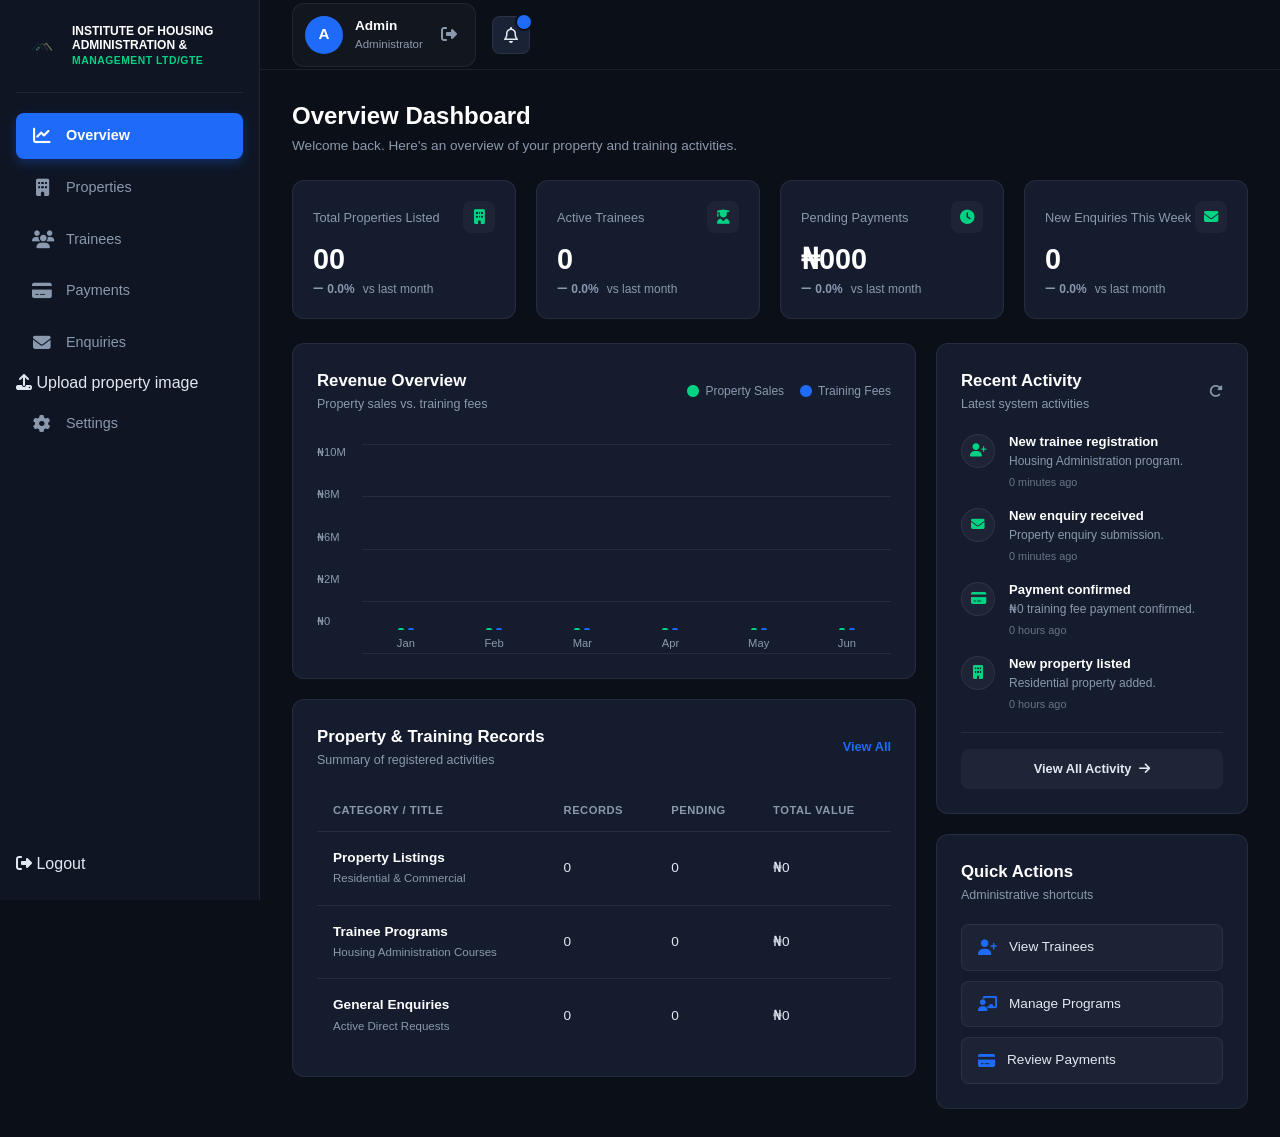
<file: index.html>
<!DOCTYPE html>
<html lang="en">

<head>
  <meta charset="UTF-8">
  <meta name="viewport" content="width=device-width, initial-scale=1.0">
  <title>Overview Dashboard - IHAM</title>
  <link rel="stylesheet" href="style.css">
  <link rel="stylesheet" href="https://cdnjs.cloudflare.com/ajax/libs/font-awesome/6.5.2/css/all.min.css">

  <!-- Font Awesome -->
  <link rel="stylesheet" href="https://cdnjs.cloudflare.com/ajax/libs/font-awesome/6.5.2/css/all.min.css">

</head>

<body>

  <div class="app-layout">

    <!-- SIDEBAR NAVIGATION -->
    <aside class="sidebar">
      <!-- Logo Branding -->
      <a href="overviewdashboard.html" class="logo">
        <div class="logo-mark">
          <img src="image/original logo.png" alt="Institute Logo">
        </div>
        <div class="logo-text">
          <span>INSTITUTE OF HOUSING ADMINISTRATION &amp;</span>
          <small>MANAGEMENT LTD/GTE</small>
        </div>
      </a>

      <!-- Main Navigation Links -->
      <nav class="sidebar-nav">
        
        <a href="index.html" class="nav-item active">
          <i class="fa-solid fa-chart-line"></i>
          <span>Overview</span>
        </a>

        <a href="propertymgtdashboard.html" class="nav-item">
          <i class="fa-solid fa-building"></i>
          <span>Properties</span>
        </a>

        <a href="traineesdashboard.html" class="nav-item">
          <i class="fa-solid fa-users"></i>
          <span>Trainees</span>
        </a>

        <a href="paymentdashboard.html" class="nav-item">
          <i class="fa-solid fa-credit-card"></i>
          <span>Payments</span>
        </a>

        <a href="enquirydashboard.html" class="nav-item">
          <i class="fa-solid fa-envelope"></i>
          <span>Enquiries</span>
        </a>

        <a href="propertyupload.html" class="active">
          <i class="fa-solid fa-upload"></i>
          <span>Upload property image </span>
        </a>

        <a href="settings.html" class="nav-item">
          <i class="fa-solid fa-gear"></i>
          <span>Settings</span>
        </a>
      </nav>


      <div class="sidebar-bottom">
            <a href="#">
                <i class="fa-solid fa-right-from-bracket"></i>
                <span>Logout</span>
            </a>
        </div>


    </aside>


    <!-- MAIN CONTENT AREA -->
    <main class="main-content">

      <!-- TOPBAR NAVIGATION -->
      <header class="topbar">
        <button class="mobile-menu-toggle" aria-label="Toggle Navigation">
          <i class="fa-solid fa-bars"></i>
        </button>


        <div class="topbar-actions">

          <div class="sidebar-user">
            <div class="admin-avatar">A</div>
            <div class="admin-info">
              <strong>Admin</strong>
              <small>Administrator</small>
            </div>
            <a href="#" class="logout-btn" title="Logout">
              <i class="fa-solid fa-right-from-bracket"></i>
            </a>
          </div>


          <button class="icon-btn notification-btn">
            <i class="fa-regular fa-bell"></i>
            <span class="badge"></span>
          </button>

        </div>

      </header>


      <!-- PAGE BODY -->
      <div class="page-body">

        <!-- WELCOME HEADER -->
        <div class="page-header">
          <div>
            <h1>Overview Dashboard</h1>
            <p>Welcome back. Here's an overview of your property and training activities.</p>
          </div>
        </div>


        <!-- TOP STATS CARDS (GRID OF 4) -->
        <div class="stats-grid">

          <!-- Card 1 -->
          <div class="stat-card">
            <div class="stat-header">
              <span class="stat-label">Total Properties Listed</span>
              <div class="stat-icon-wrapper">
                <i class="fa-solid fa-building"></i>
              </div>
            </div>
            <div class="stat-value">00</div>
            <div class="stat-meta">
              <span class="trend neutral"><i class="fa-solid fa-minus"></i> 0.0%</span>
              <span class="meta-text">vs last month</span>
            </div>
          </div>

          <!-- Card 2 -->
          <div class="stat-card">
            <div class="stat-header">
              <span class="stat-label">Active Trainees</span>
              <div class="stat-icon-wrapper">
                <i class="fa-solid fa-user-graduate"></i>
              </div>
            </div>
            <div class="stat-value">0</div>
            <div class="stat-meta">
              <span class="trend neutral"><i class="fa-solid fa-minus"></i> 0.0%</span>
              <span class="meta-text">vs last month</span>
            </div>
          </div>

          <!-- Card 3 -->
          <div class="stat-card">
            <div class="stat-header">
              <span class="stat-label">Pending Payments</span>
              <div class="stat-icon-wrapper">
                <i class="fa-solid fa-clock"></i>
              </div>
            </div>
            <div class="stat-value">₦000</div>
            <div class="stat-meta">
              <span class="trend neutral"><i class="fa-solid fa-minus"></i> 0.0%</span>
              <span class="meta-text">vs last month</span>
            </div>
          </div>

          <!-- Card 4 -->
          <div class="stat-card">
            <div class="stat-header">
              <span class="stat-label">New Enquiries This Week</span>
              <div class="stat-icon-wrapper">
                <i class="fa-solid fa-envelope"></i>
              </div>
            </div>
            <div class="stat-value">0</div>
            <div class="stat-meta">
              <span class="trend neutral"><i class="fa-solid fa-minus"></i> 0.0%</span>
              <span class="meta-text">vs last month</span>
            </div>
          </div>

        </div>


        <!-- MAIN DASHBOARD GRID (ANALYTICS & SIDE WIDGET) -->
        <div class="dashboard-main-grid">

          <!-- LEFT SECTION: CHART & TABLE -->
          <div class="grid-left-column">

            <!-- REVENUE CHART CARD -->
            <div class="dashboard-card">

              <div class="card-header">
                <div>
                  <h2 class="card-title">Revenue Overview</h2>
                  <p class="card-subtitle">Property sales vs. training fees</p>
                </div>
                <div class="chart-legend">
                  <span class="legend-item property-legend"><i class="fa-solid fa-circle"></i> Property Sales</span>
                  <span class="legend-item training-legend"><i class="fa-solid fa-circle"></i> Training Fees</span>
                </div>
              </div>

              <div class="revenue-chart">
                <div class="chart-y-axis">
                  <span>₦10M</span>
                  <span>₦8M</span>
                  <span>₦6M</span>
                  <span>₦2M</span>
                  <span>₦0</span>
                </div>

                <div class="chart-area">
                  <div class="chart-grid-line"></div>
                  <div class="chart-grid-line"></div>
                  <div class="chart-grid-line"></div>
                  <div class="chart-grid-line"></div>
                  <div class="chart-grid-line"></div>

                  <div class="chart-bars">

                    <div class="month">
                      <div class="bars">
                        <div class="bar property-bar" style="height:0%;"></div>
                        <div class="bar training-bar" style="height:0%;"></div>
                      </div>
                      <span>Jan</span>
                    </div>

                    <div class="month">
                      <div class="bars">
                        <div class="bar property-bar" style="height:0%;"></div>
                        <div class="bar training-bar" style="height:0%;"></div>
                      </div>
                      <span>Feb</span>
                    </div>

                    <div class="month">
                      <div class="bars">
                        <div class="bar property-bar" style="height:0%;"></div>
                        <div class="bar training-bar" style="height:0%;"></div>
                      </div>
                      <span>Mar</span>
                    </div>

                    <div class="month">
                      <div class="bars">
                        <div class="bar property-bar" style="height:0%;"></div>
                        <div class="bar training-bar" style="height:0%;"></div>
                      </div>
                      <span>Apr</span>
                    </div>

                    <div class="month">
                      <div class="bars">
                        <div class="bar property-bar" style="height:0%;"></div>
                        <div class="bar training-bar" style="height:0%;"></div>
                      </div>
                      <span>May</span>
                    </div>

                    <div class="month">
                      <div class="bars">
                        <div class="bar property-bar" style="height:0%;"></div>
                        <div class="bar training-bar" style="height:0%;"></div>
                      </div>
                      <span>Jun</span>
                    </div>

                  </div>
                </div>
              </div>

            </div>


            <!-- RECENT OVERVIEW TABLE CARD (3 DETAIL ROWS, ZEROED VALUES) -->
            <div class="dashboard-card">

              <div class="card-header">
                <div>
                  <h2 class="card-title">Property & Training Records</h2>
                  <p class="card-subtitle">Summary of registered activities</p>
                </div>
                <a href="#" class="card-link">View All</a>
              </div>

              <div class="table-responsive">
                <table class="data-table">
                  <thead>
                    <tr>
                      <th>CATEGORY / TITLE</th>
                      <th>RECORDS</th>
                      <th>PENDING</th>
                      <th>TOTAL VALUE</th>
                    </tr>
                  </thead>
                  <tbody>
                    <tr>
                      <td>
                        <div class="table-item-title">
                          <strong>Property Listings</strong>
                          <small>Residential & Commercial</small>
                        </div>
                      </td>
                      <td>0</td>
                      <td>0</td>
                      <td>₦0</td>
                    </tr>
                    <tr>
                      <td>
                        <div class="table-item-title">
                          <strong>Trainee Programs</strong>
                          <small>Housing Administration Courses</small>
                        </div>
                      </td>
                      <td>0</td>
                      <td>0</td>
                      <td>₦0</td>
                    </tr>
                    <tr>
                      <td>
                        <div class="table-item-title">
                          <strong>General Enquiries</strong>
                          <small>Active Direct Requests</small>
                        </div>
                      </td>
                      <td>0</td>
                      <td>0</td>
                      <td>₦0</td>
                    </tr>
                  </tbody>
                </table>
              </div>

            </div>

          </div>


          <!-- RIGHT SECTION: RECENT ACTIVITY & QUICK ACTIONS -->
          <div class="grid-right-column">

            <!-- RECENT ACTIVITY CARD -->
            <div class="dashboard-card">

              <div class="card-header">
                <div>
                  <h2 class="card-title">Recent Activity</h2>
                  <p class="card-subtitle">Latest system activities</p>
                </div>
                <button class="icon-btn-sm" title="Refresh">
                  <i class="fa-solid fa-rotate-right"></i>
                </button>
              </div>

              <div class="activity-feed">

                <div class="activity-item">
                  <div class="activity-icon">
                    <i class="fa-solid fa-user-plus"></i>
                  </div>
                  <div class="activity-details">
                    <strong>New trainee registration</strong>
                    <p>Housing Administration program.</p>
                    <span class="activity-time">0 minutes ago</span>
                  </div>
                </div>

                <div class="activity-item">
                  <div class="activity-icon">
                    <i class="fa-solid fa-envelope"></i>
                  </div>
                  <div class="activity-details">
                    <strong>New enquiry received</strong>
                    <p>Property enquiry submission.</p>
                    <span class="activity-time">0 minutes ago</span>
                  </div>
                </div>

                <div class="activity-item">
                  <div class="activity-icon">
                    <i class="fa-solid fa-credit-card"></i>
                  </div>
                  <div class="activity-details">
                    <strong>Payment confirmed</strong>
                    <p>₦0 training fee payment confirmed.</p>
                    <span class="activity-time">0 hours ago</span>
                  </div>
                </div>

                <div class="activity-item">
                  <div class="activity-icon">
                    <i class="fa-solid fa-building"></i>
                  </div>
                  <div class="activity-details">
                    <strong>New property listed</strong>
                    <p>Residential property added.</p>
                    <span class="activity-time">0 hours ago</span>
                  </div>
                </div>

              </div>

              <div class="card-footer">
                <a href="#" class="btn-block">View All Activity <i class="fa-solid fa-arrow-right"></i></a>
              </div>

            </div>


            <!-- QUICK ACTIONS CARD -->
            <div class="dashboard-card">

              <div class="card-header">
                <div>
                  <h2 class="card-title">Quick Actions</h2>
                  <p class="card-subtitle">Administrative shortcuts</p>
                </div>
              </div>

              <div class="quick-actions-list">
                <a href="traineesdashboard.html" class="action-btn">
                  <i class="fa-solid fa-user-plus"></i>
                  <span>View Trainees</span>
                </a>

                <a href="trainingprogramdashboard.html" class="action-btn">
                  <i class="fa-solid fa-chalkboard-user"></i>
                  <span>Manage Programs</span>
                </a>

                <a href="paymentdashboard.html" class="action-btn">
                  <i class="fa-solid fa-credit-card"></i>
                  <span>Review Payments</span>
                </a>
              </div>

            </div>

          </div>

        </div>

      </div>

    </main>

  </div>

</body>

<script>

  document.addEventListener('DOMContentLoaded', () => {
    const mobileToggle = document.querySelector('.mobile-menu-toggle');
    const sidebar = document.querySelector('.sidebar');

    // Create backdrop overlay dynamically for closing the sidebar on click/tap outside
    const overlay = document.createElement('div');
    overlay.classList.add('sidebar-overlay');
    document.body.appendChild(overlay);

    // Function to open sidebar
    function openSidebar() {
      sidebar.classList.add('active');
      overlay.classList.add('active');
      document.body.style.overflow = 'hidden'; // Prevent background scrolling
      mobileToggle.setAttribute('aria-expanded', 'true');
    }

    // Function to close sidebar
    function closeSidebar() {
      sidebar.classList.remove('active');
      overlay.classList.remove('active');
      document.body.style.overflow = ''; // Restore background scrolling
      mobileToggle.setAttribute('aria-expanded', 'false');
    }

    // Toggle button click event
    if (mobileToggle) {
      mobileToggle.addEventListener('click', (e) => {
        e.stopPropagation();
        const isOpen = sidebar.classList.contains('active');
        if (isOpen) {
          closeSidebar();
        } else {
          openSidebar();
        }
      });
    }

    // Close when clicking on backdrop overlay
    overlay.addEventListener('click', closeSidebar);

    // Close when pressing the Escape key
    document.addEventListener('keydown', (e) => {
      if (e.key === 'Escape' && sidebar.classList.contains('active')) {
        closeSidebar();
      }
    });

    // Automatically reset states when resizing screen past mobile breakpoint (850px)
    window.addEventListener('resize', () => {
      if (window.innerWidth > 850 && sidebar.classList.contains('active')) {
        closeSidebar();
      }
    });
  });
</script>


</html>
</file>
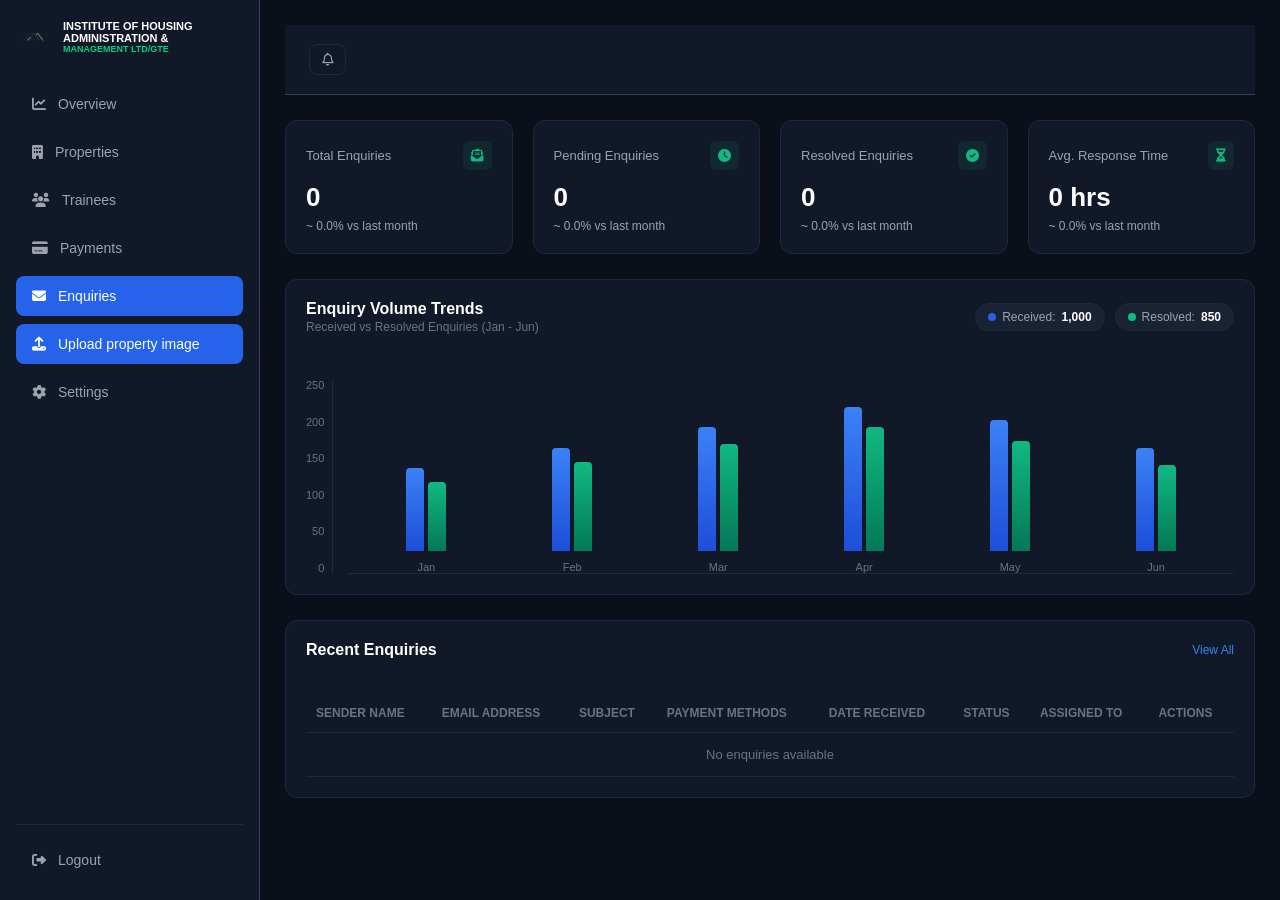
<file: enquirydashboard.html>
<!DOCTYPE html>
<html lang="en">

<head>
    <meta charset="UTF-8">
    <meta name="viewport" content="width=device-width, initial-scale=1.0">
    <title>Enquiry Dashboard</title>
    <link rel="stylesheet" href="enquiry.css">
    <!-- FontAwesome Icons -->
    <link rel="stylesheet" href="https://cdnjs.cloudflare.com/ajax/libs/font-awesome/6.4.0/css/all.min.css">

</head>

<body>

    <!-- SIDEBAR -->
    <aside class="sidebar">
        <a href="#" class="logo">
            <span>
                <img src="image/original logo.png" alt="Institute Logo">
            </span>
            <span>
                INSTITUTE OF HOUSING ADMINISTRATION <span>& </span>
                <small>MANAGEMENT LTD/GTE</small>
            </span>
        </a>

        <nav class="sidebar-nav">
            <a href="index.html">
                <i class="fa-solid fa-chart-line"></i>
                <span>Overview</span>
            </a>

            <a href="propertymgtdashboard.html">
                <i class="fa-solid fa-building"></i>
                <span>Properties</span>
            </a>

            <a href="traineesdashboard.html">
                <i class="fa-solid fa-users"></i>
                <span>Trainees</span>
            </a>

            <a href="paymentdashboard.html">
                <i class="fa-solid fa-credit-card"></i>
                <span>Payments</span>
            </a>

            <a href="enquirydashboard.html" class="active">
                <i class="fa-solid fa-envelope"></i>
                <span>Enquiries</span>
            </a>


            <a href="propertyupload.html" class="active">
                <i class="fa-solid fa-upload"></i>
                <span>Upload property image </span>
            </a>


            <a href="settings.html">
                <i class="fa-solid fa-gear"></i>
                <span>Settings</span>
            </a>
        </nav>

        <div class="sidebar-bottom">
            <a href="#">
                <i class="fa-solid fa-right-from-bracket"></i>
                <span>Logout</span>
            </a>
        </div>
    </aside>

    <!-- MAIN CONTENT AREA -->
    <main class="main-content">

        <!-- TOP BAR -->
        <div class="top-bar">
            <button class="mobile-menu-toggle" aria-label="Toggle Navigation">
                <i class="fa-solid fa-bars"></i>
            </button>

            <div class="top-actions">
                <!-- <div class="date-badge">
                    <i class="fa-regular fa-calendar"></i>
                    <span>Oct 2023 - Oct 2024</span>
                </div> -->

                <button class="icon-btn">
                    <i class="fa-regular fa-bell"></i>
                </button>

                <!-- <button class="primary-btn">
                    <i class="fa-solid fa-plus"></i>
                    <span>Generate Report</span>
                </button> -->
            </div>
        </div>

        <!-- METRICS CARDS (4 Enquiry Details with 0 values) -->
        <div class="metrics-grid">
            <div class="card">
                <div class="card-header">
                    <span>Total Enquiries</span>
                    <i class="fa-solid fa-envelope-open-text"></i>
                </div>
                <div class="card-value">0</div>
                <div class="card-subtext">~ 0.0% vs last month</div>
            </div>

            <div class="card">
                <div class="card-header">
                    <span>Pending Enquiries</span>
                    <i class="fa-solid fa-clock"></i>
                </div>
                <div class="card-value">0</div>
                <div class="card-subtext">~ 0.0% vs last month</div>
            </div>

            <div class="card">
                <div class="card-header">
                    <span>Resolved Enquiries</span>
                    <i class="fa-solid fa-circle-check"></i>
                </div>
                <div class="card-value">0</div>
                <div class="card-subtext">~ 0.0% vs last month</div>
            </div>

            <div class="card">
                <div class="card-header">
                    <span>Avg. Response Time</span>
                    <i class="fa-solid fa-hourglass-half"></i>
                </div>
                <div class="card-value">0 hrs</div>
                <div class="card-subtext">~ 0.0% vs last month</div>
            </div>
        </div>

        <!-- MIDDLE SECTION (TREND CHART ONLY) -->
        <!-- <div class="middle-grid">
            <div class="card chart-card">
                <div class="chart-header-flex">
                    <div>
                        <div class="chart-title">Enquiry Volume Trends</div>
                        <div class="chart-subtitle">Received vs Resolved Enquiries (Jan - Jun)</div>
                    </div>
                </div>
                <div class="chart-placeholder">
                    No enquiry trend data available
                </div>
                <div class="chart-labels">
                    <span>Jan</span><span>Feb</span><span>Mar</span><span>Apr</span><span>May</span><span>Jun</span>
                </div>
            </div>
        </div> -->



        <div class="middle-grid">
            <div class="card chart-card">
                <div class="chart-header-flex">
                    <div>
                        <div class="chart-title">Enquiry Volume Trends</div>
                        <div class="chart-subtitle">Received vs Resolved Enquiries (Jan - Jun)</div>
                    </div>

                    <!-- Summary Badges -->
                    <div class="chart-summary-pills">
                        <div class="pill pill-received">
                            <span class="pill-dot"></span>
                            <span class="pill-label">Received:</span>
                            <strong id="total-received-count">1,000</strong>
                        </div>
                        <div class="pill pill-resolved">
                            <span class="pill-dot"></span>
                            <span class="pill-label">Resolved:</span>
                            <strong id="total-resolved-count">850</strong>
                        </div>
                    </div>
                </div>

                <!-- Custom Visual Bar Chart Container -->
                <div class="chart-visual-container">
                    <!-- Y-Axis Scales -->
                    <div class="y-axis-labels">
                        <span>250</span>
                        <span>200</span>
                        <span>150</span>
                        <span>100</span>
                        <span>50</span>
                        <span>0</span>
                    </div>

                    <!-- Graph Area -->
                    <div class="chart-bars-wrapper">
                        <!-- JAN (120 Received / 100 Resolved) -->
                        <div class="bar-group">
                            <div class="bar-pair">
                                <div class="bar bar-received" style="--bar-height: 48%;" title="Received: 120">
                                    <span class="bar-tooltip">120</span>
                                </div>
                                <div class="bar bar-resolved" style="--bar-height: 40%;" title="Resolved: 100">
                                    <span class="bar-tooltip">100</span>
                                </div>
                            </div>
                            <span class="month-label">Jan</span>
                        </div>

                        <!-- FEB (150 Received / 130 Resolved) -->
                        <div class="bar-group">
                            <div class="bar-pair">
                                <div class="bar bar-received" style="--bar-height: 60%;" title="Received: 150">
                                    <span class="bar-tooltip">150</span>
                                </div>
                                <div class="bar bar-resolved" style="--bar-height: 52%;" title="Resolved: 130">
                                    <span class="bar-tooltip">130</span>
                                </div>
                            </div>
                            <span class="month-label">Feb</span>
                        </div>

                        <!-- MAR (180 Received / 155 Resolved) -->
                        <div class="bar-group">
                            <div class="bar-pair">
                                <div class="bar bar-received" style="--bar-height: 72%;" title="Received: 180">
                                    <span class="bar-tooltip">180</span>
                                </div>
                                <div class="bar bar-resolved" style="--bar-height: 62%;" title="Resolved: 155">
                                    <span class="bar-tooltip">155</span>
                                </div>
                            </div>
                            <span class="month-label">Mar</span>
                        </div>

                        <!-- APR (210 Received / 180 Resolved) -->
                        <div class="bar-group">
                            <div class="bar-pair">
                                <div class="bar bar-received" style="--bar-height: 84%;" title="Received: 210">
                                    <span class="bar-tooltip">210</span>
                                </div>
                                <div class="bar bar-resolved" style="--bar-height: 72%;" title="Resolved: 180">
                                    <span class="bar-tooltip">180</span>
                                </div>
                            </div>
                            <span class="month-label">Apr</span>
                        </div>

                        <!-- MAY (190 Received / 160 Resolved) -->
                        <div class="bar-group">
                            <div class="bar-pair">
                                <div class="bar bar-received" style="--bar-height: 76%;" title="Received: 190">
                                    <span class="bar-tooltip">190</span>
                                </div>
                                <div class="bar bar-resolved" style="--bar-height: 64%;" title="Resolved: 160">
                                    <span class="bar-tooltip">160</span>
                                </div>
                            </div>
                            <span class="month-label">May</span>
                        </div>

                        <!-- JUN (150 Received / 125 Resolved) -->
                        <div class="bar-group">
                            <div class="bar-pair">
                                <div class="bar bar-received" style="--bar-height: 60%;" title="Received: 150">
                                    <span class="bar-tooltip">150</span>
                                </div>
                                <div class="bar bar-resolved" style="--bar-height: 50%;" title="Resolved: 125">
                                    <span class="bar-tooltip">125</span>
                                </div>
                            </div>
                            <span class="month-label">Jun</span>
                        </div>
                    </div>
                </div>
            </div>
        </div>













        <!-- LOWER SECTION (ENQUIRY TABLE WITH PAYMENT METHODS) -->
        <div class="card">
            <div class="chart-header-flex">
                <div class="chart-title">Recent Enquiries</div>
                <a href="#" style="color: #3b82f6; font-size: 12px; text-decoration: none;">View All</a>
            </div>
            <div class="table-responsive">
                <table class="table-container">
                    <thead>
                        <tr>
                            <th>Sender Name</th>
                            <th>Email Address</th>
                            <th>Subject</th>
                            <th>Payment Methods</th>
                            <th>Date Received</th>
                            <th>Status</th>
                            <th>Assigned To</th>
                            <th>Actions</th>
                        </tr>
                    </thead>
                    <tbody>
                        <tr>
                            <td colspan="8">No enquiries available</td>
                        </tr>
                    </tbody>
                </table>
            </div>
        </div>

    </main>

</body>


<script>

    document.addEventListener('DOMContentLoaded', () => {
        const mobileToggle = document.querySelector('.mobile-menu-toggle');
        const sidebar = document.querySelector('.sidebar');

        // Create backdrop overlay dynamically for closing the sidebar on click/tap outside
        const overlay = document.createElement('div');
        overlay.classList.add('sidebar-overlay');
        document.body.appendChild(overlay);

        // Function to open sidebar
        function openSidebar() {
            sidebar.classList.add('active');
            overlay.classList.add('active');
            document.body.style.overflow = 'hidden'; // Prevent background scrolling
            mobileToggle.setAttribute('aria-expanded', 'true');
        }

        // Function to close sidebar
        function closeSidebar() {
            sidebar.classList.remove('active');
            overlay.classList.remove('active');
            document.body.style.overflow = ''; // Restore background scrolling
            mobileToggle.setAttribute('aria-expanded', 'false');
        }

        // Toggle button click event
        if (mobileToggle) {
            mobileToggle.addEventListener('click', (e) => {
                e.stopPropagation();
                const isOpen = sidebar.classList.contains('active');
                if (isOpen) {
                    closeSidebar();
                } else {
                    openSidebar();
                }
            });
        }

        // Close when clicking on backdrop overlay
        overlay.addEventListener('click', closeSidebar);

        // Close when pressing the Escape key
        document.addEventListener('keydown', (e) => {
            if (e.key === 'Escape' && sidebar.classList.contains('active')) {
                closeSidebar();
            }
        });

        // Automatically reset states when resizing screen past mobile breakpoint (850px)
        window.addEventListener('resize', () => {
            if (window.innerWidth > 850 && sidebar.classList.contains('active')) {
                closeSidebar();
            }
        });
    });
</script>

</html>
</file>
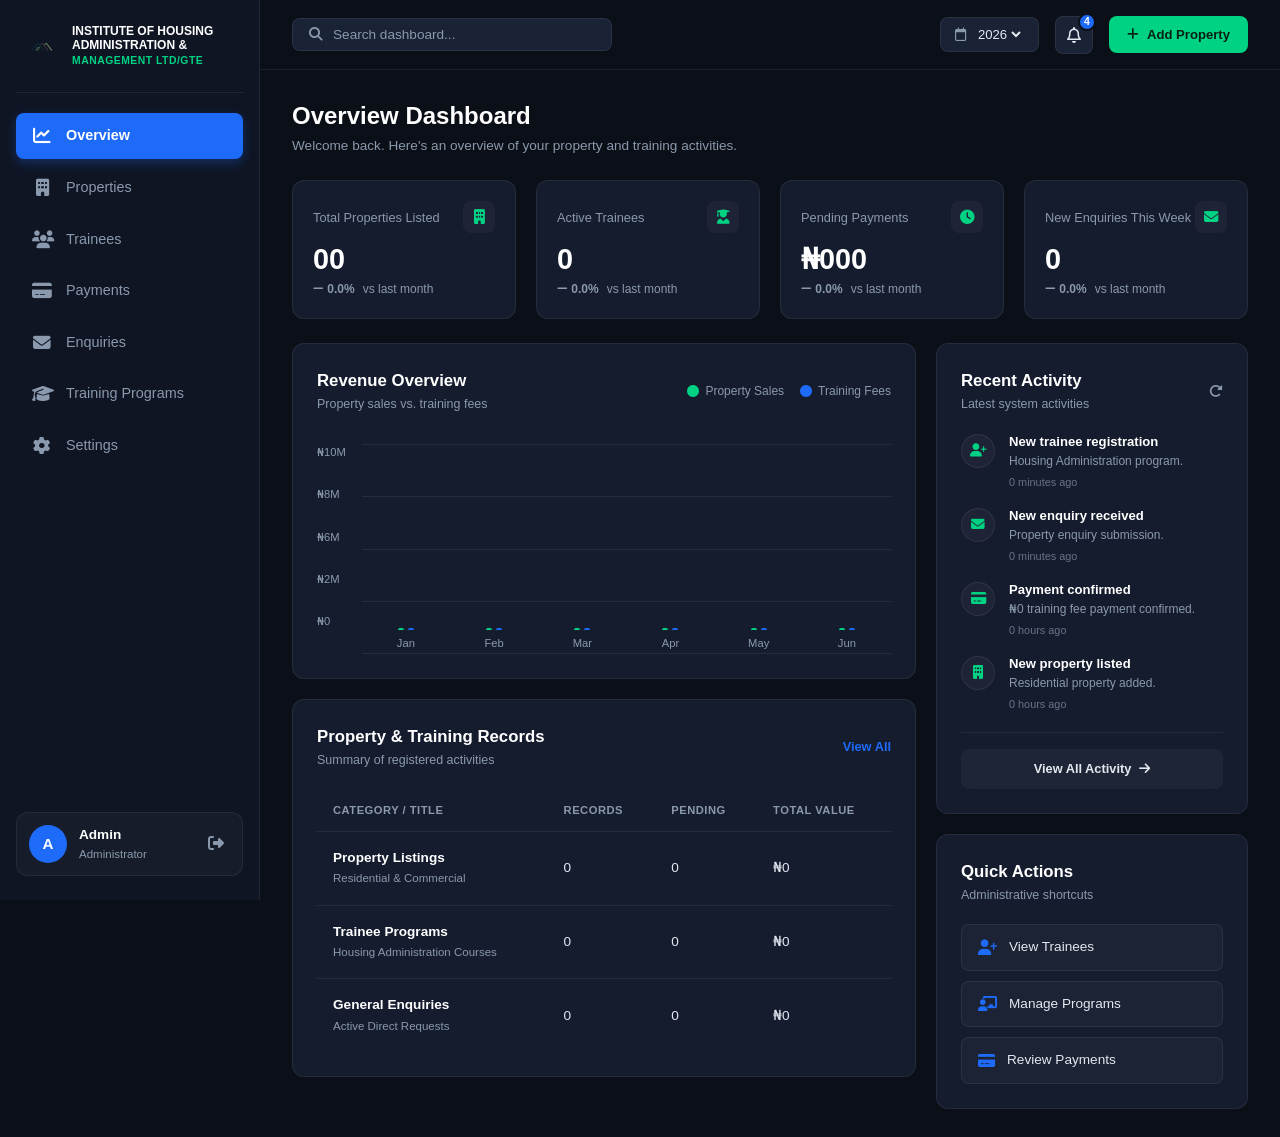
<file: overviewdashboard.html>
<!DOCTYPE html>
<html lang="en">

<head>
  <meta charset="UTF-8">
  <meta name="viewport" content="width=device-width, initial-scale=1.0">
  <title>Overview Dashboard - IHAM</title>
  <link rel="stylesheet" href="overview.css">
  <link rel="stylesheet" href="https://cdnjs.cloudflare.com/ajax/libs/font-awesome/6.5.2/css/all.min.css">
</head>

<body>

  <div class="app-layout">

    <!-- SIDEBAR NAVIGATION -->
    <aside class="sidebar">
      
      <!-- Logo Branding -->
      <a href="overviewdashboard.html" class="logo">
        <div class="logo-mark">
          <img src="image/original logo.png" alt="Institute Logo">
        </div>
        <div class="logo-text">
          <span>INSTITUTE OF HOUSING ADMINISTRATION &amp;</span>
          <small>MANAGEMENT LTD/GTE</small>
        </div>
      </a>

      <!-- Main Navigation Links -->
      <nav class="sidebar-nav">
        <a href="overviewdashboard.html" class="nav-item active">
          <i class="fa-solid fa-chart-line"></i>
          <span>Overview</span>
        </a>

        <a href="propertymgtdashboard.html" class="nav-item">
          <i class="fa-solid fa-building"></i>
          <span>Properties</span>
        </a>

        <a href="traineesdashboard.html" class="nav-item">
          <i class="fa-solid fa-users"></i>
          <span>Trainees</span>
        </a>

        <a href="paymentdashboard.html" class="nav-item">
          <i class="fa-solid fa-credit-card"></i>
          <span>Payments</span>
        </a>

        <a href="enquirydashboard.html" class="nav-item">
          <i class="fa-solid fa-envelope"></i>
          <span>Enquiries</span>
        </a>

        <a href="trainingprogramdashboard.html" class="nav-item">
          <i class="fa-solid fa-graduation-cap"></i>
          <span>Training Programs</span>
        </a>

        <a href="settings.html" class="nav-item">
          <i class="fa-solid fa-gear"></i>
          <span>Settings</span>
        </a>
      </nav>

      <!-- User Profile Card (Reference Bottom Sidebar Style) -->
      <div class="sidebar-user">
        <div class="admin-avatar">A</div>
        <div class="admin-info">
          <strong>Admin</strong>
          <small>Administrator</small>
        </div>
        <a href="#" class="logout-btn" title="Logout">
          <i class="fa-solid fa-right-from-bracket"></i>
        </a>
      </div>

    </aside>


    <!-- MAIN CONTENT AREA -->
    <main class="main-content">

      <!-- TOPBAR NAVIGATION -->
      <header class="topbar">

        <button class="mobile-menu-toggle" aria-label="Toggle Navigation">
          <i class="fa-solid fa-bars"></i>
        </button>

        <div class="topbar-search">
          <i class="fa-solid fa-magnifying-glass"></i>
          <input type="text" placeholder="Search dashboard...">
        </div>

        <div class="topbar-actions">
          
          <div class="date-filter">
            <i class="fa-regular fa-calendar"></i>
            <select>
              <option>2026</option>
              <option>2025</option>
              <option>2024</option>
            </select>
          </div>

          <button class="icon-btn notification-btn">
            <i class="fa-regular fa-bell"></i>
            <span class="badge">4</span>
          </button>

          <a href="propertymgtdashboard.html" class="btn-primary">
            <i class="fa-solid fa-plus"></i>
            <span>Add Property</span>
          </a>

        </div>

      </header>


      <!-- PAGE BODY -->
      <div class="page-body">

        <!-- WELCOME HEADER -->
        <div class="page-header">
          <div>
            <h1>Overview Dashboard</h1>
            <p>Welcome back. Here's an overview of your property and training activities.</p>
          </div>
        </div>


        <!-- TOP STATS CARDS (GRID OF 4) -->
        <div class="stats-grid">

          <!-- Card 1 -->
          <div class="stat-card">
            <div class="stat-header">
              <span class="stat-label">Total Properties Listed</span>
              <div class="stat-icon-wrapper">
                <i class="fa-solid fa-building"></i>
              </div>
            </div>
            <div class="stat-value">00</div>
            <div class="stat-meta">
              <span class="trend neutral"><i class="fa-solid fa-minus"></i> 0.0%</span>
              <span class="meta-text">vs last month</span>
            </div>
          </div>

          <!-- Card 2 -->
          <div class="stat-card">
            <div class="stat-header">
              <span class="stat-label">Active Trainees</span>
              <div class="stat-icon-wrapper">
                <i class="fa-solid fa-user-graduate"></i>
              </div>
            </div>
            <div class="stat-value">0</div>
            <div class="stat-meta">
              <span class="trend neutral"><i class="fa-solid fa-minus"></i> 0.0%</span>
              <span class="meta-text">vs last month</span>
            </div>
          </div>

          <!-- Card 3 -->
          <div class="stat-card">
            <div class="stat-header">
              <span class="stat-label">Pending Payments</span>
              <div class="stat-icon-wrapper">
                <i class="fa-solid fa-clock"></i>
              </div>
            </div>
            <div class="stat-value">₦000</div>
            <div class="stat-meta">
              <span class="trend neutral"><i class="fa-solid fa-minus"></i> 0.0%</span>
              <span class="meta-text">vs last month</span>
            </div>
          </div>

          <!-- Card 4 -->
          <div class="stat-card">
            <div class="stat-header">
              <span class="stat-label">New Enquiries This Week</span>
              <div class="stat-icon-wrapper">
                <i class="fa-solid fa-envelope"></i>
              </div>
            </div>
            <div class="stat-value">0</div>
            <div class="stat-meta">
              <span class="trend neutral"><i class="fa-solid fa-minus"></i> 0.0%</span>
              <span class="meta-text">vs last month</span>
            </div>
          </div>

        </div>


        <!-- MAIN DASHBOARD GRID (ANALYTICS & SIDE WIDGET) -->
        <div class="dashboard-main-grid">

          <!-- LEFT SECTION: CHART & TABLE -->
          <div class="grid-left-column">

            <!-- REVENUE CHART CARD -->
            <div class="dashboard-card">
              
              <div class="card-header">
                <div>
                  <h2 class="card-title">Revenue Overview</h2>
                  <p class="card-subtitle">Property sales vs. training fees</p>
                </div>
                <div class="chart-legend">
                  <span class="legend-item property-legend"><i class="fa-solid fa-circle"></i> Property Sales</span>
                  <span class="legend-item training-legend"><i class="fa-solid fa-circle"></i> Training Fees</span>
                </div>
              </div>

              <div class="revenue-chart">
                <div class="chart-y-axis">
                  <span>₦10M</span>
                  <span>₦8M</span>
                  <span>₦6M</span>
                  <span>₦2M</span>
                  <span>₦0</span>
                </div>

                <div class="chart-area">
                  <div class="chart-grid-line"></div>
                  <div class="chart-grid-line"></div>
                  <div class="chart-grid-line"></div>
                  <div class="chart-grid-line"></div>
                  <div class="chart-grid-line"></div>

                  <div class="chart-bars">
                    
                    <div class="month">
                      <div class="bars">
                        <div class="bar property-bar" style="height:0%;"></div>
                        <div class="bar training-bar" style="height:0%;"></div>
                      </div>
                      <span>Jan</span>
                    </div>

                    <div class="month">
                      <div class="bars">
                        <div class="bar property-bar" style="height:0%;"></div>
                        <div class="bar training-bar" style="height:0%;"></div>
                      </div>
                      <span>Feb</span>
                    </div>

                    <div class="month">
                      <div class="bars">
                        <div class="bar property-bar" style="height:0%;"></div>
                        <div class="bar training-bar" style="height:0%;"></div>
                      </div>
                      <span>Mar</span>
                    </div>

                    <div class="month">
                      <div class="bars">
                        <div class="bar property-bar" style="height:0%;"></div>
                        <div class="bar training-bar" style="height:0%;"></div>
                      </div>
                      <span>Apr</span>
                    </div>

                    <div class="month">
                      <div class="bars">
                        <div class="bar property-bar" style="height:0%;"></div>
                        <div class="bar training-bar" style="height:0%;"></div>
                      </div>
                      <span>May</span>
                    </div>

                    <div class="month">
                      <div class="bars">
                        <div class="bar property-bar" style="height:0%;"></div>
                        <div class="bar training-bar" style="height:0%;"></div>
                      </div>
                      <span>Jun</span>
                    </div>

                  </div>
                </div>
              </div>

            </div>


            <!-- RECENT OVERVIEW TABLE CARD (3 DETAIL ROWS, ZEROED VALUES) -->
            <div class="dashboard-card">
              
              <div class="card-header">
                <div>
                  <h2 class="card-title">Property & Training Records</h2>
                  <p class="card-subtitle">Summary of registered activities</p>
                </div>
                <a href="#" class="card-link">View All</a>
              </div>

              <div class="table-responsive">
                <table class="data-table">
                  <thead>
                    <tr>
                      <th>CATEGORY / TITLE</th>
                      <th>RECORDS</th>
                      <th>PENDING</th>
                      <th>TOTAL VALUE</th>
                    </tr>
                  </thead>
                  <tbody>
                    <tr>
                      <td>
                        <div class="table-item-title">
                          <strong>Property Listings</strong>
                          <small>Residential & Commercial</small>
                        </div>
                      </td>
                      <td>0</td>
                      <td>0</td>
                      <td>₦0</td>
                    </tr>
                    <tr>
                      <td>
                        <div class="table-item-title">
                          <strong>Trainee Programs</strong>
                          <small>Housing Administration Courses</small>
                        </div>
                      </td>
                      <td>0</td>
                      <td>0</td>
                      <td>₦0</td>
                    </tr>
                    <tr>
                      <td>
                        <div class="table-item-title">
                          <strong>General Enquiries</strong>
                          <small>Active Direct Requests</small>
                        </div>
                      </td>
                      <td>0</td>
                      <td>0</td>
                      <td>₦0</td>
                    </tr>
                  </tbody>
                </table>
              </div>

            </div>

          </div>


          <!-- RIGHT SECTION: RECENT ACTIVITY & QUICK ACTIONS -->
          <div class="grid-right-column">

            <!-- RECENT ACTIVITY CARD -->
            <div class="dashboard-card">
              
              <div class="card-header">
                <div>
                  <h2 class="card-title">Recent Activity</h2>
                  <p class="card-subtitle">Latest system activities</p>
                </div>
                <button class="icon-btn-sm" title="Refresh">
                  <i class="fa-solid fa-rotate-right"></i>
                </button>
              </div>

              <div class="activity-feed">

                <div class="activity-item">
                  <div class="activity-icon">
                    <i class="fa-solid fa-user-plus"></i>
                  </div>
                  <div class="activity-details">
                    <strong>New trainee registration</strong>
                    <p>Housing Administration program.</p>
                    <span class="activity-time">0 minutes ago</span>
                  </div>
                </div>

                <div class="activity-item">
                  <div class="activity-icon">
                    <i class="fa-solid fa-envelope"></i>
                  </div>
                  <div class="activity-details">
                    <strong>New enquiry received</strong>
                    <p>Property enquiry submission.</p>
                    <span class="activity-time">0 minutes ago</span>
                  </div>
                </div>

                <div class="activity-item">
                  <div class="activity-icon">
                    <i class="fa-solid fa-credit-card"></i>
                  </div>
                  <div class="activity-details">
                    <strong>Payment confirmed</strong>
                    <p>₦0 training fee payment confirmed.</p>
                    <span class="activity-time">0 hours ago</span>
                  </div>
                </div>

                <div class="activity-item">
                  <div class="activity-icon">
                    <i class="fa-solid fa-building"></i>
                  </div>
                  <div class="activity-details">
                    <strong>New property listed</strong>
                    <p>Residential property added.</p>
                    <span class="activity-time">0 hours ago</span>
                  </div>
                </div>

              </div>

              <div class="card-footer">
                <a href="#" class="btn-block">View All Activity <i class="fa-solid fa-arrow-right"></i></a>
              </div>

            </div>


            <!-- QUICK ACTIONS CARD -->
            <div class="dashboard-card">
              
              <div class="card-header">
                <div>
                  <h2 class="card-title">Quick Actions</h2>
                  <p class="card-subtitle">Administrative shortcuts</p>
                </div>
              </div>

              <div class="quick-actions-list">
                <a href="traineesdashboard.html" class="action-btn">
                  <i class="fa-solid fa-user-plus"></i>
                  <span>View Trainees</span>
                </a>

                <a href="trainingprogramdashboard.html" class="action-btn">
                  <i class="fa-solid fa-chalkboard-user"></i>
                  <span>Manage Programs</span>
                </a>

                <a href="paymentdashboard.html" class="action-btn">
                  <i class="fa-solid fa-credit-card"></i>
                  <span>Review Payments</span>
                </a>
              </div>

            </div>

          </div>

        </div>

      </div>

    </main>

  </div>

</body>


</html>
</file>
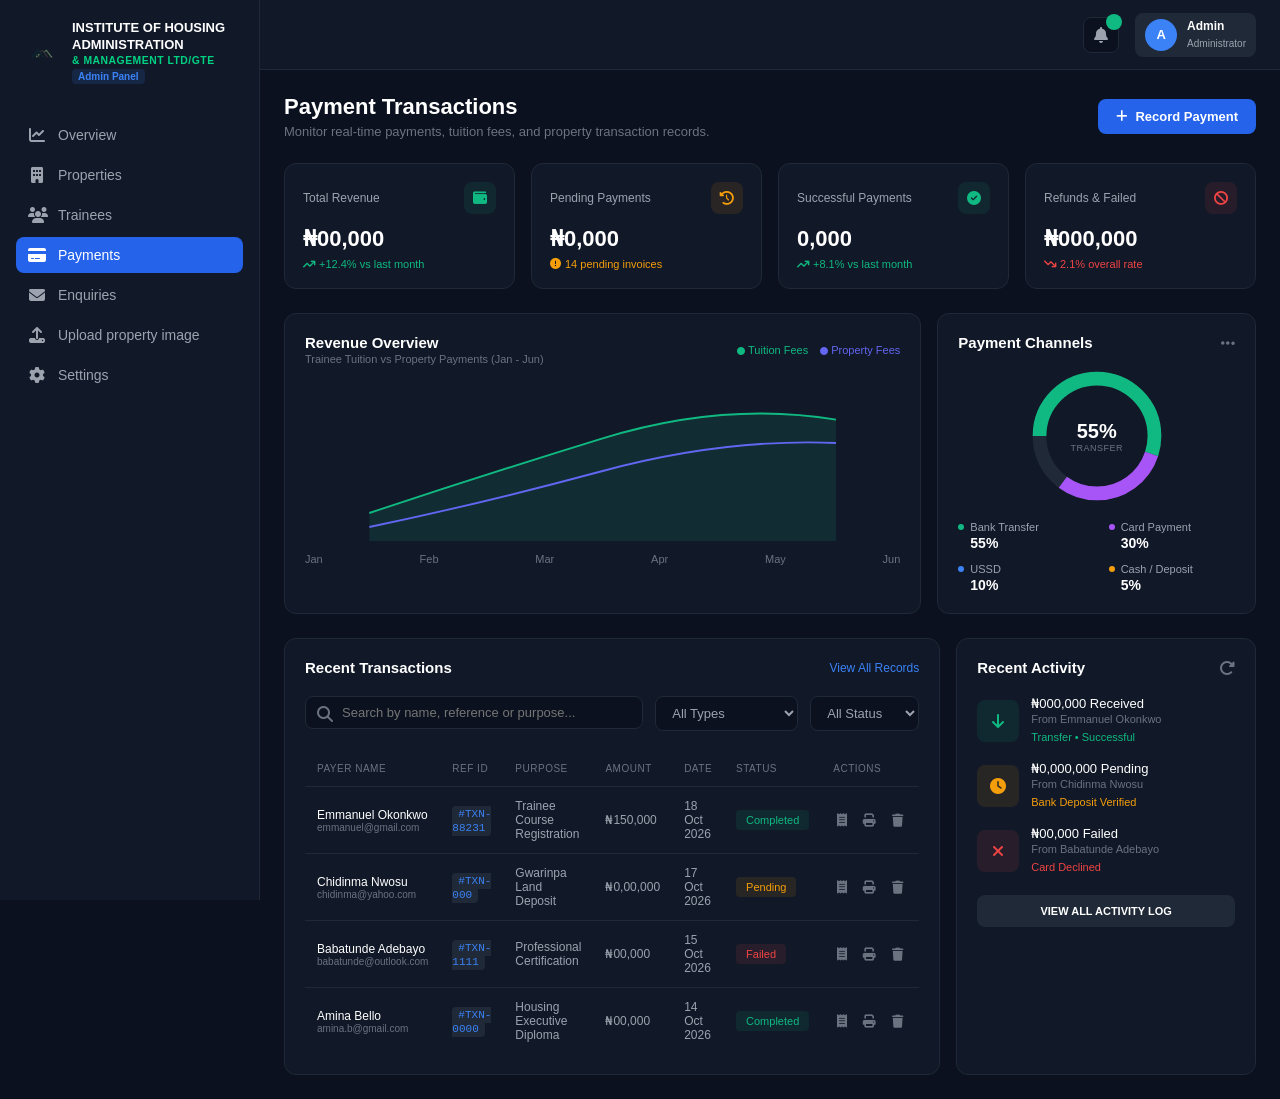
<file: paymentdashboard.html>
<!DOCTYPE html>
<html lang="en">
<head>
    <meta charset="UTF-8">
    <meta name="viewport" content="width=device-width, initial-scale=1.0">
    <title>Payments - Institute of Housing Administration & Management</title>

    <!-- Font Awesome Icons -->
    <link rel="stylesheet" href="https://cdnjs.cloudflare.com/ajax/libs/font-awesome/6.4.0/css/all.min.css">
    <!-- Custom CSS -->
    <link rel="stylesheet" href="payment.css">
</head>
<body>

    <!-- SIDEBAR OVERLAY FOR MOBILE CLOSE -->
    <div class="sidebar-overlay" id="sidebar-overlay"></div>

    <div class="dashboard">

        <!-- SIDEBAR -->
        <aside class="sidebar" id="sidebar">

            <a href="#" class="logo">
                <img src="image/original logo.png" alt="Institute Logo">
                <span>
                    INSTITUTE OF HOUSING ADMINISTRATION
                    <small>& MANAGEMENT LTD/GTE</small>
                    <span class="admin-tag">Admin Panel</span>
                </span>
            </a>

            <nav class="sidebar-nav">
                <a href="index.html">
                    <i class="fa-solid fa-chart-line"></i>
                    <span>Overview</span>
                </a>

                <a href="propertymgtdashboard.html">
                    <i class="fa-solid fa-building"></i>
                    <span>Properties</span>
                </a>

                <a href="traineesdashboard.html">
                    <i class="fa-solid fa-users"></i>
                    <span>Trainees</span>
                </a>

                <a href="paymentdashboard.html" class="active">
                    <i class="fa-solid fa-credit-card"></i>
                    <span>Payments</span>
                </a>

                <a href="enquirydashboard.html">
                    <i class="fa-solid fa-envelope"></i>
                    <span>Enquiries</span>
                </a>

                <a href="propertyupload.html">
                    <i class="fa-solid fa-upload"></i>
                    <span>Upload property image</span>
                </a>

                <a href="settings.html">
                    <i class="fa-solid fa-gear"></i>
                    <span>Settings</span>
                </a>
            </nav>

        </aside>

        <!-- MAIN CONTENT -->
        <main class="main-content">

            <!-- TOPBAR NAVIGATION -->
            <header class="topbar">
                <div class="top-bar-left">
                    <button class="mobile-menu-toggle" id="mobile-menu-toggle" aria-label="Toggle Navigation">
                        <i class="fa-solid fa-bars"></i>
                    </button>
                   
                </div>

                <div class="topbar-right">
                  

                    <div class="notification">
                        <i class="fa-solid fa-bell"></i>
                        <span></span>
                    </div>

                   

                    <div class="admin-profile-sidebar">
                        <div class="profile-avatar">A</div>
                        <div class="profile-info">
                            <strong>Admin</strong>
                            <small>Administrator</small>
                        </div>
                    </div>
                </div>
            </header>

            <!-- PAGE CONTENT -->
            <section class="page-content">

                <!-- PAGE HEADER -->
                <div class="page-header">
                    <div>
                        <h1>Payment Transactions</h1>
                        <p>Monitor real-time payments, tuition fees, and property transaction records.</p>
                    </div>
                    <button class="btn btn-primary">
                        <i class="fa-solid fa-plus"></i> Record Payment
                    </button>
                </div>

                <!-- STAT CARDS -->
                <div class="property-stats">

                    <div class="stat-card">
                        <div class="stat-card-header">
                            <span>Total Revenue</span>
                            <div class="stat-icon"><i class="fa-solid fa-wallet"></i></div>
                        </div>
                        <h3>₦00,000</h3>
                        <div class="stat-subtext positive">
                            <i class="fa-solid fa-arrow-trend-up"></i>
                            +12.4% vs last month
                        </div>
                    </div>

                    <div class="stat-card">
                        <div class="stat-card-header">
                            <span>Pending Payments</span>
                            <div class="stat-icon warning-icon"><i class="fa-solid fa-clock-rotate-left"></i></div>
                        </div>
                        <h3>₦0,000</h3>
                        <div class="stat-subtext warning">
                            <i class="fa-solid fa-circle-exclamation"></i>
                            14 pending invoices
                        </div>
                    </div>

                    <div class="stat-card">
                        <div class="stat-card-header">
                            <span>Successful Payments</span>
                            <div class="stat-icon"><i class="fa-solid fa-circle-check"></i></div>
                        </div>
                        <h3>0,000</h3>
                        <div class="stat-subtext positive">
                            <i class="fa-solid fa-arrow-trend-up"></i>
                            +8.1% vs last month
                        </div>
                    </div>

                    <div class="stat-card">
                        <div class="stat-card-header">
                            <span>Refunds & Failed</span>
                            <div class="stat-icon danger-icon"><i class="fa-solid fa-ban"></i></div>
                        </div>
                        <h3>₦000,000</h3>
                        <div class="stat-subtext danger">
                            <i class="fa-solid fa-arrow-trend-down"></i>
                            2.1% overall rate
                        </div>
                    </div>

                </div>

                <!-- MIDDLE GRAPH & DISTRIBUTION GRID -->
                <div class="dashboard-grid">

                    <!-- PAYMENT REVENUE CHART -->
                    <div class="grid-card">
                        <div class="grid-card-header">
                            <div>
                                <h2>Revenue Overview</h2>
                                <p style="font-size: 11px; color: #6b7280; margin-top: 2px;">
                                    Trainee Tuition vs Property Payments (Jan - Jun)
                                </p>
                            </div>
                            <div style="display: flex; gap: 12px; font-size: 11px;">
                                <span style="color: #10b981;">
                                    <i class="fa-solid fa-circle" style="font-size: 8px;"></i> Tuition Fees
                                </span>
                                <span style="color: #6366f1;">
                                    <i class="fa-solid fa-circle" style="font-size: 8px;"></i> Property Fees
                                </span>
                            </div>
                        </div>

                        <div class="chart-placeholder">
                            <svg class="chart-svg" viewBox="0 0 500 150" fill="none" xmlns="http://www.w3.org/2000/svg">
                                <path d="M0,120 Q120,80 250,40 T500,20 L500,150 L0,150 Z" fill="rgba(16, 185, 129, 0.12)" />
                                <path d="M0,120 Q120,80 250,40 T500,20" stroke="#10b981" stroke-width="2" />
                                <path d="M0,135 Q120,110 250,75 T500,45" stroke="#6366f1" stroke-width="2" />
                            </svg>
                            <div class="chart-labels">
                                <span>Jan</span>
                                <span>Feb</span>
                                <span>Mar</span>
                                <span>Apr</span>
                                <span>May</span>
                                <span>Jun</span>
                            </div>
                        </div>
                    </div>

                    <!-- PAYMENT METHOD BREAKDOWN -->
                    <div class="grid-card">
                        <div class="grid-card-header">
                            <h2>Payment Channels</h2>
                            <i class="fa-solid fa-ellipsis" style="color: #6b7280; cursor: pointer;"></i>
                        </div>

                        <div class="distribution-container">
                            <div class="doughnut-wrapper">
                                <svg viewBox="0 0 36 36" style="width: 100%; height: 100%; transform: rotate(-90deg);">
                                    <path d="M18 2.0845 a 15.9155 15.9155 0 0 1 0 31.831 a 15.9155 15.9155 0 0 1 0 -31.831" stroke="#1f2937" stroke-width="3.8" fill="none" />
                                    <path d="M18 2.0845 a 15.9155 15.9155 0 0 1 0 31.831 a 15.9155 15.9155 0 0 1 0 -31.831" stroke="#10b981" stroke-dasharray="55, 100" stroke-width="3.8" fill="none" />
                                    <path d="M18 2.0845 a 15.9155 15.9155 0 0 1 0 31.831 a 15.9155 15.9155 0 0 1 0 -31.831" stroke="#a855f7" stroke-dasharray="30, 100" stroke-dashoffset="-55" stroke-width="3.8" fill="none" />
                                </svg>
                                <div class="doughnut-center">
                                    <div class="number">55%</div>
                                    <div class="label">TRANSFER</div>
                                </div>
                            </div>

                            <div class="distribution-legend">
                                <div class="legend-item">
                                    <span class="legend-title"><span class="dot" style="background: #10b981;"></span> Bank Transfer</span>
                                    <span class="legend-value">55%</span>
                                </div>
                                <div class="legend-item">
                                    <span class="legend-title"><span class="dot" style="background: #a855f7;"></span> Card Payment</span>
                                    <span class="legend-value">30%</span>
                                </div>
                                <div class="legend-item">
                                    <span class="legend-title"><span class="dot" style="background: #3b82f6;"></span> USSD</span>
                                    <span class="legend-value">10%</span>
                                </div>
                                <div class="legend-item">
                                    <span class="legend-title"><span class="dot" style="background: #f59e0b;"></span> Cash / Deposit</span>
                                    <span class="legend-value">5%</span>
                                </div>
                            </div>
                        </div>
                    </div>

                </div>

                <!-- BOTTOM GRID -->
                <div class="dashboard-grid">

                    <!-- PAYMENTS MANAGEMENT TABLE -->
                    <div class="management-box">
                        <div class="grid-card-header">
                            <h2>Recent Transactions</h2>
                            <a href="#" class="view-all-link">View All Records</a>
                        </div>

                        <!-- FILTER AREA -->
                        <div class="filter-area">
                            <div class="search-property">
                                <i class="fa-solid fa-magnifying-glass"></i>
                                <input type="text" id="paymentSearch" placeholder="Search by name, reference or purpose...">
                            </div>

                            <select id="typeFilter">
                                <option value="">All Types</option>
                                <option value="Tuition">Tuition Fee</option>
                                <option value="Property Deposit">Property Deposit</option>
                                <option value="Certification">Certification</option>
                            </select>

                            <select id="statusFilter">
                                <option value="">All Status</option>
                                <option value="Completed">Completed</option>
                                <option value="Pending">Pending</option>
                                <option value="Failed">Failed</option>
                            </select>
                        </div>

                        <!-- TABLE -->
                        <div class="table-wrapper">
                            <table class="property-table">
                                <thead>
                                    <tr>
                                        <th>Payer Name</th>
                                        <th>Ref ID</th>
                                        <th>Purpose</th>
                                        <th>Amount</th>
                                        <th>Date</th>
                                        <th>Status</th>
                                        <th>Actions</th>
                                    </tr>
                                </thead>
                                <tbody id="paymentTableBody">

                                    <!-- RECORD 1 -->
                                    <tr>
                                        <td>
                                            <span class="area-name">Emmanuel Okonkwo</span>
                                            <div style="font-size: 10px; color: #6b7280;">emmanuel@gmail.com</div>
                                        </td>
                                        <td><code>#TXN-88231</code></td>
                                        <td>Trainee Course Registration</td>
                                        <td>₦150,000</td>
                                        <td>18 Oct 2026</td>
                                        <td><span class="status available-status">Completed</span></td>
                                        <td>
                                            <div class="action-buttons">
                                                <button class="action-btn" title="View Slip"><i class="fa-solid fa-receipt"></i></button>
                                                <button class="action-btn" title="Print"><i class="fa-solid fa-print"></i></button>
                                                <button class="action-btn" title="Delete"><i class="fa-solid fa-trash"></i></button>
                                            </div>
                                        </td>
                                    </tr>

                                    <!-- RECORD 2 -->
                                    <tr>
                                        <td>
                                            <span class="area-name">Chidinma Nwosu</span>
                                            <div style="font-size: 10px; color: #6b7280;">chidinma@yahoo.com</div>
                                        </td>
                                        <td><code>#TXN-000</code></td>
                                        <td>Gwarinpa Land Deposit</td>
                                        <td>₦0,00,000</td>
                                        <td>17 Oct 2026</td>
                                        <td><span class="status offer-status">Pending</span></td>
                                        <td>
                                            <div class="action-buttons">
                                                <button class="action-btn" title="View Slip"><i class="fa-solid fa-receipt"></i></button>
                                                <button class="action-btn" title="Print"><i class="fa-solid fa-print"></i></button>
                                                <button class="action-btn" title="Delete"><i class="fa-solid fa-trash"></i></button>
                                            </div>
                                        </td>
                                    </tr>

                                    <!-- RECORD 3 -->
                                    <tr>
                                        <td>
                                            <span class="area-name">Babatunde Adebayo</span>
                                            <div style="font-size: 10px; color: #6b7280;">babatunde@outlook.com</div>
                                        </td>
                                        <td><code>#TXN-1111</code></td>
                                        <td>Professional Certification</td>
                                        <td>₦00,000</td>
                                        <td>15 Oct 2026</td>
                                        <td><span class="status sold-status">Failed</span></td>
                                        <td>
                                            <div class="action-buttons">
                                                <button class="action-btn" title="View Slip"><i class="fa-solid fa-receipt"></i></button>
                                                <button class="action-btn" title="Print"><i class="fa-solid fa-print"></i></button>
                                                <button class="action-btn" title="Delete"><i class="fa-solid fa-trash"></i></button>
                                            </div>
                                        </td>
                                    </tr>

                                    <!-- RECORD 4 -->
                                    <tr>
                                        <td>
                                            <span class="area-name">Amina Bello</span>
                                            <div style="font-size: 10px; color: #6b7280;">amina.b@gmail.com</div>
                                        </td>
                                        <td><code>#TXN-0000</code></td>
                                        <td>Housing Executive Diploma</td>
                                        <td>₦00,000</td>
                                        <td>14 Oct 2026</td>
                                        <td><span class="status available-status">Completed</span></td>
                                        <td>
                                            <div class="action-buttons">
                                                <button class="action-btn" title="View Slip"><i class="fa-solid fa-receipt"></i></button>
                                                <button class="action-btn" title="Print"><i class="fa-solid fa-print"></i></button>
                                                <button class="action-btn" title="Delete"><i class="fa-solid fa-trash"></i></button>
                                            </div>
                                        </td>
                                    </tr>

                                </tbody>
                            </table>
                        </div>
                    </div>

                    <!-- RECENT PAYOUTS / INVOICES -->
                    <div class="grid-card">
                        <div class="grid-card-header">
                            <h2>Recent Activity</h2>
                            <i class="fa-solid fa-rotate-right" style="color: #6b7280; cursor: pointer;" id="refreshBtn"></i>
                        </div>

                        <div class="recent-listings-list">
                            <div class="listing-item">
                                <div class="payment-type-icon success">
                                    <i class="fa-solid fa-arrow-down"></i>
                                </div>
                                <div class="listing-details">
                                    <strong>₦000,000 Received</strong>
                                    <small>From Emmanuel Okonkwo</small>
                                    <span class="price-tag">Transfer • Successful</span>
                                </div>
                            </div>

                            <div class="listing-item">
                                <div class="payment-type-icon warning">
                                    <i class="fa-solid fa-clock"></i>
                                </div>
                                <div class="listing-details">
                                    <strong>₦0,000,000 Pending</strong>
                                    <small>From Chidinma Nwosu</small>
                                    <span class="price-tag pending-tag">Bank Deposit Verified</span>
                                </div>
                            </div>

                            <div class="listing-item">
                                <div class="payment-type-icon danger">
                                    <i class="fa-solid fa-xmark"></i>
                                </div>
                                <div class="listing-details">
                                    <strong>₦00,000 Failed</strong>
                                    <small>From Babatunde Adebayo</small>
                                    <span class="price-tag failed-tag">Card Declined</span>
                                </div>
                            </div>
                        </div>

                        <button class="btn btn-light" style="width: 100%; margin-top: 20px; justify-content: center; font-size: 11px; text-transform: uppercase;">
                            View All Activity Log
                        </button>
                    </div>

                </div>

            </section>

        </main>

    </div>

    <!-- JAVASCRIPT LOGIC -->
    <script>
        document.addEventListener("DOMContentLoaded", () => {
            const mobileMenuToggle = document.getElementById("mobile-menu-toggle");
            const sidebar = document.getElementById("sidebar");
            const sidebarOverlay = document.getElementById("sidebar-overlay");

            function toggleSidebar() {
                if (sidebar) sidebar.classList.toggle("active");
                if (sidebarOverlay) sidebarOverlay.classList.toggle("active");
                if (mobileMenuToggle) mobileMenuToggle.classList.toggle("is-active");

                if (sidebar && sidebar.classList.contains("active")) {
                    document.body.style.overflow = "hidden";
                } else {
                    document.body.style.overflow = "";
                }
            }

            function closeSidebar() {
                if (sidebar) sidebar.classList.remove("active");
                if (sidebarOverlay) sidebarOverlay.classList.remove("active");
                if (mobileMenuToggle) mobileMenuToggle.classList.remove("is-active");
                document.body.style.overflow = "";
            }

            if (mobileMenuToggle) {
                mobileMenuToggle.addEventListener("click", (e) => {
                    e.stopPropagation();
                    toggleSidebar();
                });
            }

            if (sidebarOverlay) {
                sidebarOverlay.addEventListener("click", closeSidebar);
            }

            document.addEventListener("keydown", (e) => {
                if (e.key === "Escape" && sidebar && sidebar.classList.contains("active")) {
                    closeSidebar();
                }
            });

            window.addEventListener("resize", () => {
                if (window.innerWidth > 992) {
                    closeSidebar();
                }
            });

            // TABLE SEARCH AND FILTER LOGIC
            const searchInput = document.getElementById("paymentSearch");
            const statusFilter = document.getElementById("statusFilter");
            const typeFilter = document.getElementById("typeFilter");
            const tableRows = document.querySelectorAll("#paymentTableBody tr");

            function filterTable() {
                const searchVal = searchInput ? searchInput.value.toLowerCase().trim() : "";
                const statusVal = statusFilter ? statusFilter.value.toLowerCase() : "";
                const typeVal = typeFilter ? typeFilter.value.toLowerCase() : "";

                tableRows.forEach(row => {
                    const text = row.textContent.toLowerCase();
                    const matchesSearch = !searchVal || text.includes(searchVal);
                    const matchesStatus = !statusVal || text.includes(statusVal);
                    const matchesType = !typeVal || text.includes(typeVal);

                    if (matchesSearch && matchesStatus && matchesType) {
                        row.style.display = "";
                    } else {
                        row.style.display = "none";
                    }
                });
            }

            if (searchInput) searchInput.addEventListener("keyup", filterTable);
            if (statusFilter) statusFilter.addEventListener("change", filterTable);
            if (typeFilter) typeFilter.addEventListener("change", filterTable);
        });
    </script>
</body>
<style>

</style>
</html>
</file>
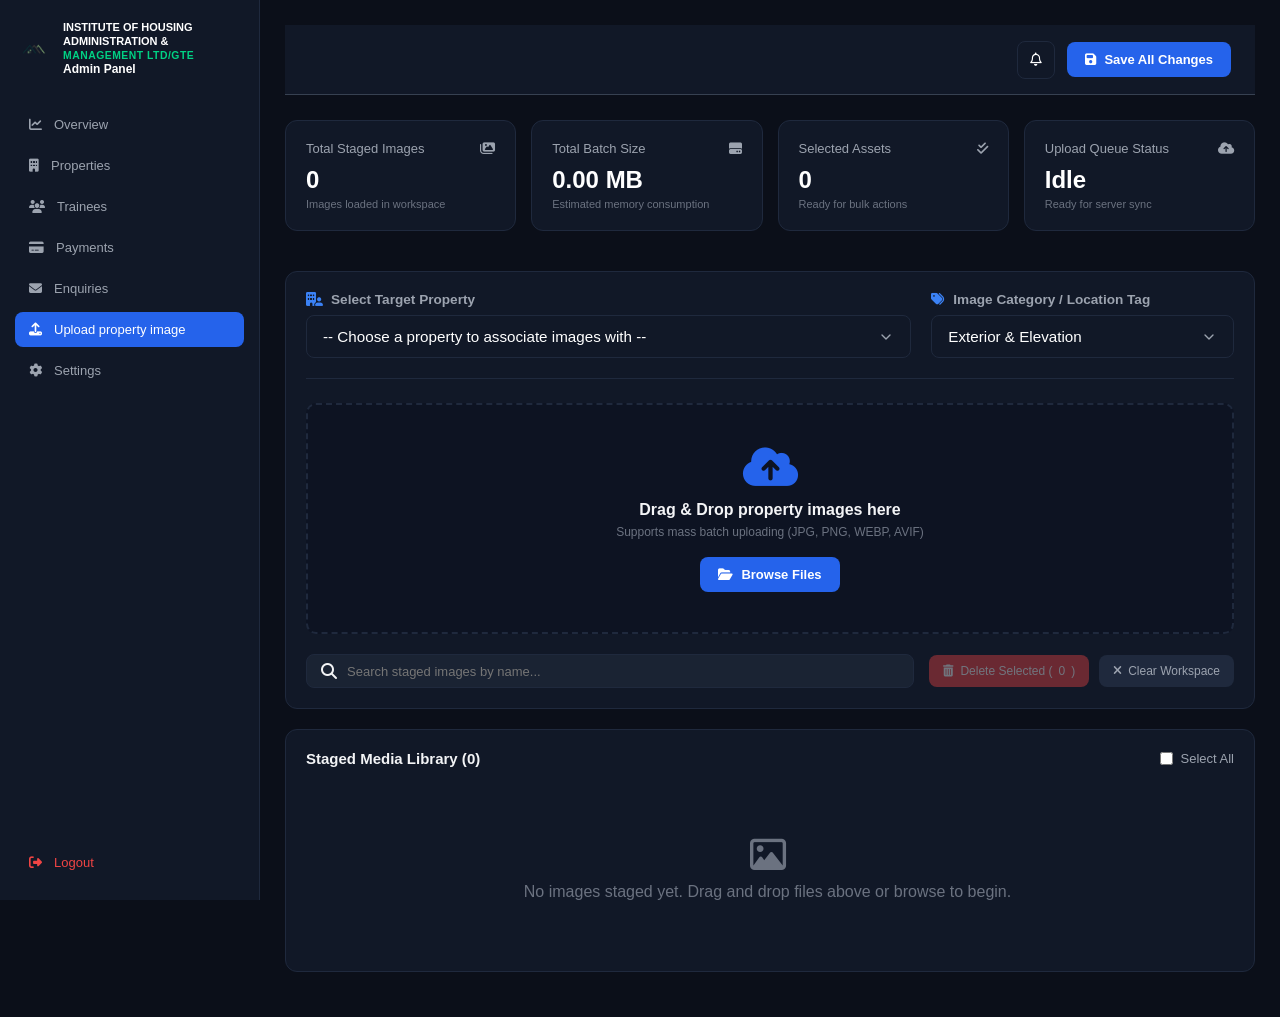
<file: propertyupload.html>
<!DOCTYPE html>
<html lang="en">
<head>
    <meta charset="UTF-8">
    <meta name="viewport" content="width=device-width, initial-scale=1.0">
    <title>Property Image Upload - Institute Dashboard</title>
    <!-- FontAwesome 6 -->
    <link rel="stylesheet" href="https://cdnjs.cloudflare.com/ajax/libs/font-awesome/6.4.0/css/all.min.css">
    <link rel="stylesheet" href="propertyupload.css">
</head>
<body>

    <div class="app-layout">
        <!-- SIDEBAR OVERLAY FOR MOBILE -->
        <div class="sidebar-overlay" id="sidebar-overlay"></div>

        <!-- SIDEBAR -->
        <aside class="sidebar" id="sidebar">
            <a href="index.html" class="logo">
                <img src="image/original logo.png" alt="Institute Logo">
                <div class="logo-text">
                    INSTITUTE OF HOUSING ADMINISTRATION & 
                    <small>MANAGEMENT LTD/GTE</small>
                    <span>Admin Panel</span>
                </div>
            </a>

            <nav class="sidebar-nav">
                <a href="index.html">
                    <i class="fa-solid fa-chart-line"></i>
                    <span>Overview</span>
                </a>

                <a href="propertymgtdashboard.html">
                    <i class="fa-solid fa-building"></i>
                    <span>Properties</span>
                </a>

                <a href="traineesdashboard.html">
                    <i class="fa-solid fa-users"></i>
                    <span>Trainees</span>
                </a>

                <a href="paymentdashboard.html">
                    <i class="fa-solid fa-credit-card"></i>
                    <span>Payments</span>
                </a>

                <a href="enquirydashboard.html">
                    <i class="fa-solid fa-envelope"></i>
                    <span>Enquiries</span>
                </a>

                <a href="propertyupload.html" class="active">
                    <i class="fa-solid fa-upload"></i>
                    <span>Upload property image</span>
                </a>

                <a href="settings.html">
                    <i class="fa-solid fa-gear"></i>
                    <span>Settings</span>
                </a>
            </nav>

            <div class="sidebar-bottom">
                <a href="#">
                    <i class="fa-solid fa-right-from-bracket"></i>
                    <span>Logout</span>
                </a>
            </div>
        </aside>

        <!-- MAIN CONTENT AREA -->
        <main class="main-content">

            <!-- TOP BAR (Sticky with elevated Z-Index) -->
            <div class="top-bar">
                <div class="top-bar-left">
                    <button class="mobile-menu-toggle" id="mobile-menu-toggle" aria-label="Toggle Navigation">
                        <i class="fa-solid fa-bars"></i>
                    </button>
                </div>

                <div class="top-actions">
                    <button class="icon-btn" aria-label="Notifications">
                        <i class="fa-regular fa-bell"></i>
                    </button>
                    <button class="btn-primary" id="save-all-btn">
                        <i class="fa-solid fa-floppy-disk"></i>
                        <span>Save All Changes</span>
                    </button>
                </div>
            </div>

            <!-- METRICS CARDS -->
            <div class="metrics-grid">
                <div class="card">
                    <div class="card-header">
                        <span>Total Staged Images</span>
                        <i class="fa-solid fa-images"></i>
                    </div>
                    <div class="card-value" id="total-count">0</div>
                    <div class="card-subtext">Images loaded in workspace</div>
                </div>

                <div class="card">
                    <div class="card-header">
                        <span>Total Batch Size</span>
                        <i class="fa-solid fa-hard-drive"></i>
                    </div>
                    <div class="card-value" id="total-size">0.00 MB</div>
                    <div class="card-subtext">Estimated memory consumption</div>
                </div>

                <div class="card">
                    <div class="card-header">
                        <span>Selected Assets</span>
                        <i class="fa-solid fa-check-double"></i>
                    </div>
                    <div class="card-value" id="selected-count">0</div>
                    <div class="card-subtext">Ready for bulk actions</div>
                </div>

                <div class="card">
                    <div class="card-header">
                        <span>Upload Queue Status</span>
                        <i class="fa-solid fa-cloud-arrow-up"></i>
                    </div>
                    <div class="card-value" id="upload-status">Idle</div>
                    <div class="card-subtext">Ready for server sync</div>
                </div>
            </div>

            <!-- DROP ZONE & PROPERTY SELECTION AREA -->
            <div class="card upload-card">
                
                <!-- PROPERTY SELECTOR FORM SECTION -->
                <div class="property-selection-section">
                    <div class="form-group">
                        <label for="property-select">
                            <i class="fa-solid fa-building-user"></i> Select Target Property
                        </label>
                        <select id="property-select" class="form-control" required>
                            <option value="" disabled selected>-- Choose a property to associate images with --</option>
                            <option value="PROP-001">Royal Haven Estates (Abuja)</option>
                            <option value="PROP-002">Victoria Crest Towers (Lagos)</option>
                            <option value="PROP-003">Pinegrove Heights (Port Harcourt)</option>
                            <option value="PROP-004">Grand Horizon Commercial Mall (Enugu)</option>
                        </select>
                    </div>

                    <div class="form-group">
                        <label for="image-category">
                            <i class="fa-solid fa-tags"></i> Image Category / Location Tag
                        </label>
                        <select id="image-category" class="form-control">
                            <option value="exterior">Exterior & Elevation</option>
                            <option value="interior">Interior / Living Area</option>
                            <option value="bedroom">Bedrooms & Bathrooms</option>
                            <option value="site-plan">Floor Plan & Site Layout</option>
                            <option value="amenities">Amenities & Parking</option>
                        </select>
                    </div>
                </div>

                <!-- DROP ZONE -->
                <div class="drop-zone" id="drop-zone">
                    <i class="fa-solid fa-cloud-arrow-up drop-icon"></i>
                    <h3>Drag & Drop property images here</h3>
                    <p>Supports mass batch uploading (JPG, PNG, WEBP, AVIF)</p>
                    <label for="file-input" class="btn-primary custom-file-label">
                        <i class="fa-solid fa-folder-open"></i> Browse Files
                    </label>
                    <input type="file" id="file-input" multiple accept="image/*">
                </div>

                <!-- CONTROLS & TOOLBAR -->
                <div class="batch-toolbar">
                    <div class="search-box">
                        <i class="fa-solid fa-magnifying-glass"></i>
                        <input type="text" id="search-input" placeholder="Search staged images by name...">
                    </div>
                    
                    <div class="toolbar-actions">
                        <button class="btn-danger" id="delete-selected-btn" disabled>
                            <i class="fa-solid fa-trash-can"></i> Delete Selected (<span id="select-badge">0</span>)
                        </button>
                        <button class="btn-secondary" id="clear-all-btn">
                            <i class="fa-solid fa-xmark"></i> Clear Workspace
                        </button>
                    </div>
                </div>
            </div>

            <!-- GALLERY DISPLAY GRID -->
            <div class="card gallery-card">
                <div class="gallery-header">
                    <div class="chart-title">Staged Media Library (<span id="gallery-counter">0</span>)</div>
                    <div class="select-all-wrapper">
                        <input type="checkbox" id="select-all-checkbox">
                        <label for="select-all-checkbox">Select All</label>
                    </div>
                </div>

                <div class="image-grid" id="image-grid">
                    <div class="empty-state">
                        <i class="fa-regular fa-image"></i>
                        <p>No images staged yet. Drag and drop files above or browse to begin.</p>
                    </div>
                </div>
            </div>

        </main>
    </div>

    <script>
        document.addEventListener("DOMContentLoaded", () => {
            const mobileMenuToggle = document.getElementById("mobile-menu-toggle");
            const sidebar = document.getElementById("sidebar");
            const sidebarOverlay = document.getElementById("sidebar-overlay");

            function toggleSidebar() {
                sidebar.classList.toggle("active");
                sidebarOverlay.classList.toggle("active");
                
                if (sidebar.classList.contains("active")) {
                    document.body.style.overflow = "hidden";
                } else {
                    document.body.style.overflow = "";
                }
            }

            function closeSidebar() {
                sidebar.classList.remove("active");
                sidebarOverlay.classList.remove("active");
                document.body.style.overflow = "";
            }

            if (mobileMenuToggle) {
                mobileMenuToggle.addEventListener("click", (e) => {
                    e.stopPropagation();
                    toggleSidebar();
                });
            }

            if (sidebarOverlay) {
                sidebarOverlay.addEventListener("click", closeSidebar);
            }

            document.addEventListener("keydown", (e) => {
                if (e.key === "Escape" && sidebar.classList.contains("active")) {
                    closeSidebar();
                }
            });

            window.addEventListener("resize", () => {
                if (window.innerWidth > 992) {
                    closeSidebar();
                }
            });
        });
    </script>
</body>
</html>
</file>
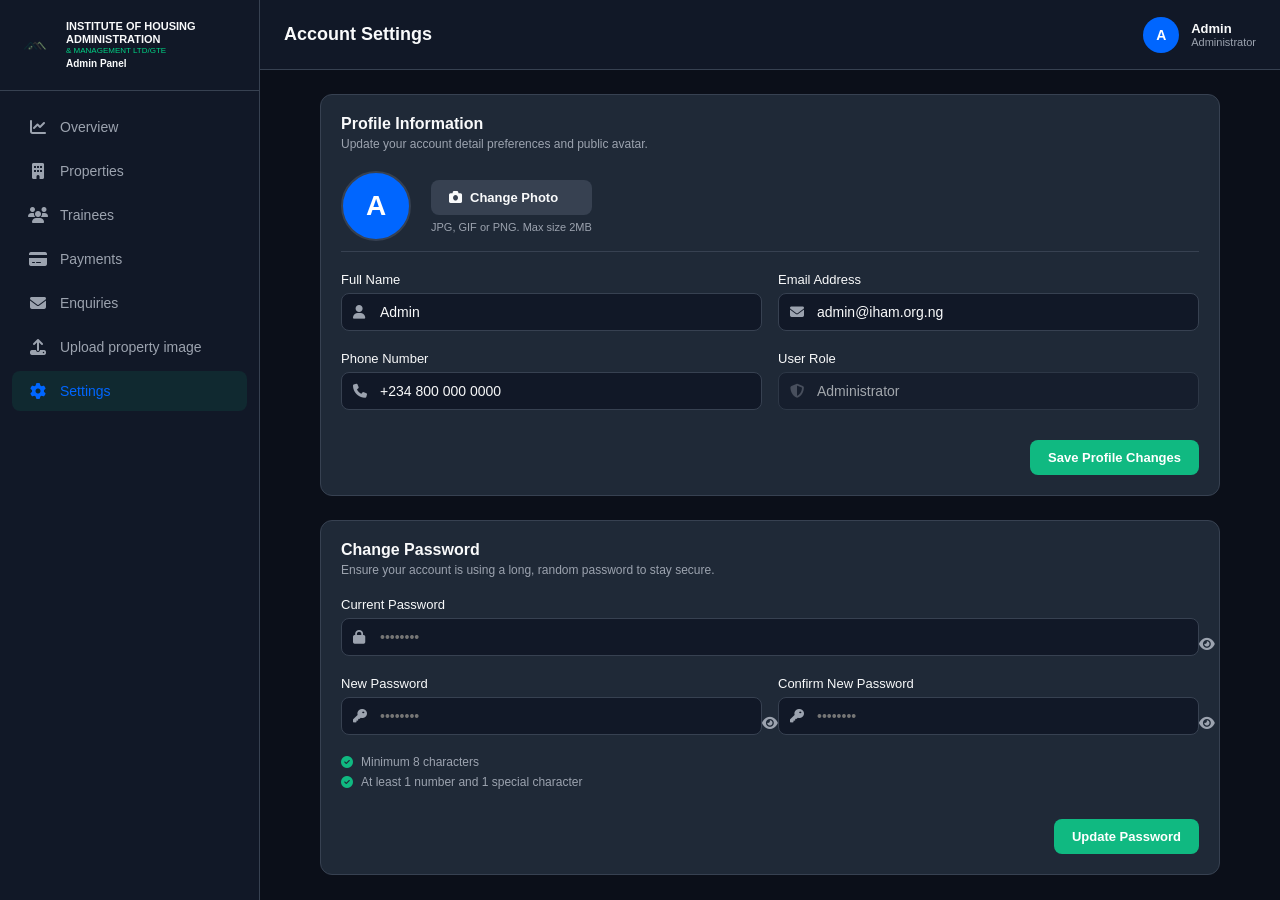
<file: settings.html>
<!DOCTYPE html>
<html lang="en">

<head>
    <meta charset="UTF-8">
    <meta name="viewport" content="width=device-width, initial-scale=1.0">
    <title>Settings | IHAM Admin</title>
    <link rel="stylesheet" href="settings.css">

    <!-- Font Awesome -->
    <link rel="stylesheet" href="https://cdnjs.cloudflare.com/ajax/libs/font-awesome/6.5.2/css/all.min.css">
</head>

<body>

    <!-- SIDEBAR OVERLAY FOR MOBILE CLOSE -->
    <div class="sidebar-overlay" id="sidebar-overlay"></div>

    <div class="dashboard">

        <!-- SIDEBAR -->
        <aside class="sidebar" id="sidebar">

            <a href="#" class="logo">
                <img src="image/original logo.png" alt="Institute Logo">
                <span>
                    INSTITUTE OF HOUSING ADMINISTRATION
                    <small>& MANAGEMENT LTD/GTE</small>
                    <span>Admin Panel</span>
                </span>
            </a>

            <nav class="sidebar-nav">

                <a href="index.html">
                    <i class="fa-solid fa-chart-line"></i>
                    <span>Overview</span>
                </a>

                <a href="propertymgtdashboard.html">
                    <i class="fa-solid fa-building"></i>
                    <span>Properties</span>
                </a>

                <a href="traineesdashboard.html">
                    <i class="fa-solid fa-users"></i>
                    <span>Trainees</span>
                </a>

                <a href="paymentdashboard.html">
                    <i class="fa-solid fa-credit-card"></i>
                    <span>Payments</span>
                </a>

                <a href="enquirydashboard.html">
                    <i class="fa-solid fa-envelope"></i>
                    <span>Enquiries</span>
                </a>

                <a href="propertyupload.html">
                    <i class="fa-solid fa-upload"></i>
                    <span>Upload property image</span>
                </a>

                <a href="settings.html" class="active">
                    <i class="fa-solid fa-gear"></i>
                    <span>Settings</span>
                </a>

            </nav>

        </aside>

        <!-- MAIN CONTENT -->
        <main class="main-content">

            <!-- TOPBAR NAVIGATION -->
            <header class="topbar">

                <div class="top-bar-left">
                    <button class="mobile-menu-toggle" id="mobile-menu-toggle" aria-label="Toggle Navigation">
                        <i class="fa-solid fa-bars"></i>
                    </button>
                    <h2>Account Settings</h2>
                </div>

                <div class="topbar-right">
                    <div class="admin-profile-sidebar">
                        <div class="profile-avatar">A</div>
                        <div class="profile-info">
                            <strong>Admin</strong>
                            <small>Administrator</small>
                        </div>
                    </div>
                </div>

            </header>

            <!-- PAGE CONTENT -->
            <section class="page-content">

                <div class="settings-grid">

                    <!-- UPDATE PROFILE CARD -->
                    <div class="grid-card">
                        <div class="grid-card-header">
                            <div>
                                <h2>Profile Information</h2>
                                <p class="card-subtext">Update your account detail preferences and public avatar.</p>
                            </div>
                        </div>

                        <form id="profileForm" class="settings-form">
                            <div class="avatar-upload-section">
                                <div class="avatar-preview">
                                    <span id="avatarInitials">A</span>
                                </div>
                                <div class="avatar-actions">
                                    <label for="avatarInput" class="btn btn-secondary">
                                        <i class="fa-solid fa-camera"></i> Change Photo
                                    </label>
                                    <input type="file" id="avatarInput" accept="image/*" style="display: none;">
                                    <small class="help-text">JPG, GIF or PNG. Max size 2MB</small>
                                </div>
                            </div>

                            <div class="form-row">
                                <div class="form-group">
                                    <label for="fullName">Full Name</label>
                                    <div class="input-icon-wrapper">
                                        <i class="fa-solid fa-user"></i>
                                        <input type="text" id="fullName" value="Admin" required>
                                    </div>
                                </div>

                                <div class="form-group">
                                    <label for="email">Email Address</label>
                                    <div class="input-icon-wrapper">
                                        <i class="fa-solid fa-envelope"></i>
                                        <input type="email" id="email" value="admin@iham.org.ng" required>
                                    </div>
                                </div>
                            </div>

                            <div class="form-row">
                                <div class="form-group">
                                    <label for="phone">Phone Number</label>
                                    <div class="input-icon-wrapper">
                                        <i class="fa-solid fa-phone"></i>
                                        <input type="tel" id="phone" value="+234 800 000 0000">
                                    </div>
                                </div>

                                <div class="form-group">
                                    <label for="role">User Role</label>
                                    <div class="input-icon-wrapper">
                                        <i class="fa-solid fa-shield-halved"></i>
                                        <input type="text" id="role" value="Administrator" disabled class="input-disabled">
                                    </div>
                                </div>
                            </div>

                            <div class="form-actions">
                                <button type="submit" class="btn btn-primary">Save Profile Changes</button>
                            </div>
                        </form>
                    </div>

                    <!-- CHANGE PASSWORD CARD -->
                    <div class="grid-card">
                        <div class="grid-card-header">
                            <div>
                                <h2>Change Password</h2>
                                <p class="card-subtext">Ensure your account is using a long, random password to stay secure.</p>
                            </div>
                        </div>

                        <form id="passwordForm" class="settings-form">
                            <div class="form-group">
                                <label for="currentPassword">Current Password</label>
                                <div class="input-icon-wrapper">
                                    <i class="fa-solid fa-lock"></i>
                                    <input type="password" id="currentPassword" placeholder="••••••••" required>
                                    <button type="button" class="toggle-password" aria-label="Toggle password visibility">
                                        <i class="fa-solid fa-eye"></i>
                                    </button>
                                </div>
                            </div>

                            <div class="form-row">
                                <div class="form-group">
                                    <label for="newPassword">New Password</label>
                                    <div class="input-icon-wrapper">
                                        <i class="fa-solid fa-key"></i>
                                        <input type="password" id="newPassword" placeholder="••••••••" required>
                                        <button type="button" class="toggle-password" aria-label="Toggle password visibility">
                                            <i class="fa-solid fa-eye"></i>
                                        </button>
                                    </div>
                                </div>

                                <div class="form-group">
                                    <label for="confirmPassword">Confirm New Password</label>
                                    <div class="input-icon-wrapper">
                                        <i class="fa-solid fa-key"></i>
                                        <input type="password" id="confirmPassword" placeholder="••••••••" required>
                                        <button type="button" class="toggle-password" aria-label="Toggle password visibility">
                                            <i class="fa-solid fa-eye"></i>
                                        </button>
                                    </div>
                                </div>
                            </div>

                            <div class="password-requirements">
                                <ul>
                                    <li><i class="fa-solid fa-circle-check"></i> Minimum 8 characters</li>
                                    <li><i class="fa-solid fa-circle-check"></i> At least 1 number and 1 special character</li>
                                </ul>
                            </div>

                            <div class="form-actions">
                                <button type="submit" class="btn btn-primary">Update Password</button>
                            </div>
                        </form>
                    </div>

                </div>

            </section>

        </main>

    </div>

    <!-- JAVASCRIPT LOGIC -->
    <script>
        document.addEventListener("DOMContentLoaded", () => {
            // Sidebar logic
            const mobileMenuToggle = document.getElementById("mobile-menu-toggle");
            const sidebar = document.getElementById("sidebar");
            const sidebarOverlay = document.getElementById("sidebar-overlay");

            function toggleSidebar() {
                if (sidebar) sidebar.classList.toggle("active");
                if (sidebarOverlay) sidebarOverlay.classList.toggle("active");
                if (mobileMenuToggle) mobileMenuToggle.classList.toggle("is-active");

                if (sidebar && sidebar.classList.contains("active")) {
                    document.body.style.overflow = "hidden";
                } else {
                    document.body.style.overflow = "";
                }
            }

            function closeSidebar() {
                if (sidebar) sidebar.classList.remove("active");
                if (sidebarOverlay) sidebarOverlay.classList.remove("active");
                if (mobileMenuToggle) mobileMenuToggle.classList.remove("is-active");
                document.body.style.overflow = "";
            }

            if (mobileMenuToggle) {
                mobileMenuToggle.addEventListener("click", (e) => {
                    e.stopPropagation();
                    toggleSidebar();
                });
            }

            if (sidebarOverlay) {
                sidebarOverlay.addEventListener("click", closeSidebar);
            }

            document.addEventListener("keydown", (e) => {
                if (e.key === "Escape" && sidebar && sidebar.classList.contains("active")) {
                    closeSidebar();
                }
            });

            window.addEventListener("resize", () => {
                if (window.innerWidth > 992) {
                    closeSidebar();
                }
            });

            // Password field toggle visibility
            const toggleButtons = document.querySelectorAll(".toggle-password");
            toggleButtons.forEach(button => {
                button.addEventListener("click", function() {
                    const input = this.previousElementSibling;
                    const icon = this.querySelector("i");
                    
                    if (input.type === "password") {
                        input.type = "text";
                        icon.classList.remove("fa-eye");
                        icon.classList.add("fa-eye-slash");
                    } else {
                        input.type = "password";
                        icon.classList.remove("fa-eye-slash");
                        icon.classList.add("fa-eye");
                    }
                });
            });

            // Avatar Preview logic
            const avatarInput = document.getElementById("avatarInput");
            const avatarPreview = document.querySelector(".avatar-preview");

            if (avatarInput) {
                avatarInput.addEventListener("change", function(e) {
                    const file = e.target.files[0];
                    if (file) {
                        const reader = new FileReader();
                        reader.onload = function(event) {
                            avatarPreview.innerHTML = `<img src="${event.target.result}" alt="Avatar Preview" style="width:100%; height:100%; object-fit:cover; border-radius:50%;">`;
                        };
                        reader.readAsDataURL(file);
                    }
                });
            }
        });
    </script>
</body>

</html>
</file>
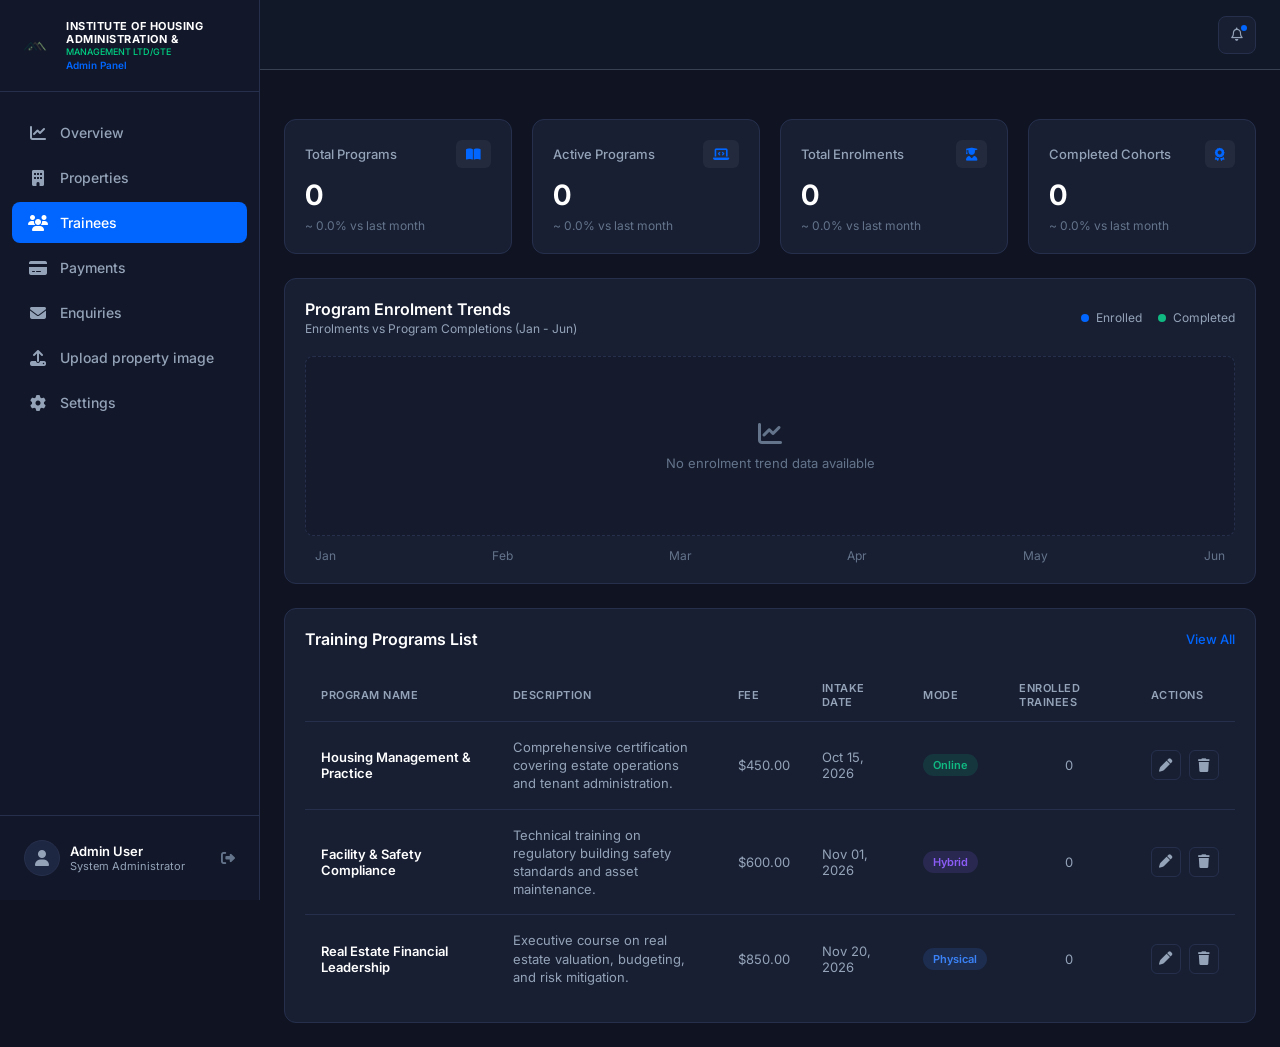
<file: traineesdashboard.html>
<!DOCTYPE html>
<html lang="en">

<head>
    <meta charset="UTF-8">
    <meta name="viewport" content="width=device-width, initial-scale=1.0">
    <title>Training Program Dashboard</title>
    <link rel="stylesheet" href="trainee.css">
    
    <!-- FontAwesome Icons -->
    <link rel="stylesheet" href="https://cdnjs.cloudflare.com/ajax/libs/font-awesome/6.5.2/css/all.min.css">
    <!-- Google Fonts -->
    <link rel="preconnect" href="https://fonts.googleapis.com">
    <link rel="preconnect" href="https://fonts.gstatic.com" crossorigin>
    <link href="https://fonts.googleapis.com/css2?family=Inter:wght@300;400;500;600;700&display=swap" rel="stylesheet">
</head>

<body>

    <!-- SIDEBAR -->
    <aside class="sidebar">
        <a href="#" class="logo">
            <div class="logo-img-wrapper">
                <img src="image/original logo.png" alt="Institute Logo">
            </div>
            <div class="logo-text">
                <span class="brand-title">INSTITUTE OF HOUSING ADMINISTRATION <span>&</span></span>
                <small class="brand-sub">MANAGEMENT LTD/GTE</small>
                <span class="admin-tag">Admin Panel</span>
            </div>
        </a>

        <nav class="sidebar-nav">
            <a href="index.html">
                <i class="fa-solid fa-chart-line"></i>
                <span>Overview</span>
            </a>

            <a href="propertymgtdashboard.html">
                <i class="fa-solid fa-building"></i>
                <span>Properties</span>
            </a>

            <a href="traineesdashboard.html" class="active">
                <i class="fa-solid fa-users"></i>
                <span>Trainees</span>
            </a>

            <a href="paymentdashboard.html">
                <i class="fa-solid fa-credit-card"></i>
                <span>Payments</span>
            </a>

            <a href="enquirydashboard.html">
                <i class="fa-solid fa-envelope"></i>
                <span>Enquiries</span>
            </a>

            <a href="propertyupload.html">
                <i class="fa-solid fa-upload"></i>
                <span>Upload property image</span>
            </a>

            <a href="settings.html">
                <i class="fa-solid fa-gear"></i>
                <span>Settings</span>
            </a>
        </nav>

        <div class="sidebar-bottom">
            <a href="#" class="user-profile">
                <div class="avatar"><i class="fa-solid fa-user"></i></div>
                <div class="user-info">
                    <span class="name">Admin User</span>
                    <span class="role">System Administrator</span>
                </div>
                <i class="fa-solid fa-right-from-bracket logout-icon"></i>
            </a>
        </div>
    </aside>

    <!-- MAIN CONTENT AREA -->
    <main class="main-content">

        <!-- TOP BAR -->
        <header class="top-bar">
            <div class="top-bar-left">
                <button class="mobile-menu-toggle" aria-label="Toggle Navigation">
                    <i class="fa-solid fa-bars"></i>
                </button>
              
            </div>

            <div class="top-actions">
                <button class="icon-btn">
                    <i class="fa-regular fa-bell"></i>
                    <span class="badge"></span>
                </button>
              
            </div>
        </header>

        <!-- METRICS CARDS -->
        <div class="metrics-grid">
            <div class="card">
                <div class="card-header">
                    <span>Total Programs</span>
                    <div class="icon-box"><i class="fa-solid fa-book-open"></i></div>
                </div>
                <div class="card-value">0</div>
                <div class="card-subtext neutral">~ 0.0% vs last month</div>
            </div>

            <div class="card">
                <div class="card-header">
                    <span>Active Programs</span>
                    <div class="icon-box"><i class="fa-solid fa-laptop-code"></i></div>
                </div>
                <div class="card-value">0</div>
                <div class="card-subtext neutral">~ 0.0% vs last month</div>
            </div>

            <div class="card">
                <div class="card-header">
                    <span>Total Enrolments</span>
                    <div class="icon-box"><i class="fa-solid fa-user-graduate"></i></div>
                </div>
                <div class="card-value">0</div>
                <div class="card-subtext neutral">~ 0.0% vs last month</div>
            </div>

            <div class="card">
                <div class="card-header">
                    <span>Completed Cohorts</span>
                    <div class="icon-box"><i class="fa-solid fa-award"></i></div>
                </div>
                <div class="card-value">0</div>
                <div class="card-subtext neutral">~ 0.0% vs last month</div>
            </div>
        </div>

        <!-- MIDDLE SECTION (TREND CHART) -->
        <div class="middle-grid">
            <div class="card chart-card">
                <div class="chart-header-flex">
                    <div>
                        <div class="chart-title">Program Enrolment Trends</div>
                        <div class="chart-subtitle">Enrolments vs Program Completions (Jan - Jun)</div>
                    </div>
                    <div class="chart-legend">
                        <span><span class="dot enrolled"></span> Enrolled</span>
                        <span><span class="dot completed"></span> Completed</span>
                    </div>
                </div>
                <div class="chart-placeholder">
                    <i class="fa-solid fa-chart-line placeholder-icon"></i>
                    <span>No enrolment trend data available</span>
                </div>
                <div class="chart-labels">
                    <span>Jan</span><span>Feb</span><span>Mar</span><span>Apr</span><span>May</span><span>Jun</span>
                </div>
            </div>
        </div>

        <!-- LOWER SECTION (PROGRAM TABLE) -->
        <div class="card">
            <div class="chart-header-flex">
                <div class="chart-title">Training Programs List</div>
                <a href="#" class="view-all-link">View All</a>
            </div>
            <div class="table-responsive">
                <table class="table-container">
                    <thead>
                        <tr>
                            <th>Program Name</th>
                            <th>Description</th>
                            <th>Fee</th>
                            <th>Intake Date</th>
                            <th>Mode</th>
                            <th>Enrolled Trainees</th>
                            <th>Actions</th>
                        </tr>
                    </thead>
                    <tbody>
                        <tr>
                            <td class="fw-bold">Housing Management & Practice</td>
                            <td class="text-muted">Comprehensive certification covering estate operations and tenant administration.</td>
                            <td>$450.00</td>
                            <td>Oct 15, 2026</td>
                            <td><span class="badge-status online">Online</span></td>
                            <td class="text-center">0</td>
                            <td>
                                <div class="action-btns">
                                    <button class="btn-icon" title="Edit"><i class="fa-solid fa-pen"></i></button>
                                    <button class="btn-icon danger" title="Delete"><i class="fa-solid fa-trash"></i></button>
                                </div>
                            </td>
                        </tr>
                        <tr>
                            <td class="fw-bold">Facility & Safety Compliance</td>
                            <td class="text-muted">Technical training on regulatory building safety standards and asset maintenance.</td>
                            <td>$600.00</td>
                            <td>Nov 01, 2026</td>
                            <td><span class="badge-status hybrid">Hybrid</span></td>
                            <td class="text-center">0</td>
                            <td>
                                <div class="action-btns">
                                    <button class="btn-icon" title="Edit"><i class="fa-solid fa-pen"></i></button>
                                    <button class="btn-icon danger" title="Delete"><i class="fa-solid fa-trash"></i></button>
                                </div>
                            </td>
                        </tr>
                        <tr>
                            <td class="fw-bold">Real Estate Financial Leadership</td>
                            <td class="text-muted">Executive course on real estate valuation, budgeting, and risk mitigation.</td>
                            <td>$850.00</td>
                            <td>Nov 20, 2026</td>
                            <td><span class="badge-status physical">Physical</span></td>
                            <td class="text-center">0</td>
                            <td>
                                <div class="action-btns">
                                    <button class="btn-icon" title="Edit"><i class="fa-solid fa-pen"></i></button>
                                    <button class="btn-icon danger" title="Delete"><i class="fa-solid fa-trash"></i></button>
                                </div>
                            </td>
                        </tr>
                    </tbody>
                </table>
            </div>
        </div>

    </main>

    <script>
        document.addEventListener('DOMContentLoaded', () => {
            const mobileToggle = document.querySelector('.mobile-menu-toggle');
            const sidebar = document.querySelector('.sidebar');

            const overlay = document.createElement('div');
            overlay.classList.add('sidebar-overlay');
            document.body.appendChild(overlay);

            function openSidebar() {
                sidebar.classList.add('active');
                overlay.classList.add('active');
                document.body.style.overflow = 'hidden';
                if (mobileToggle) mobileToggle.setAttribute('aria-expanded', 'true');
            }

            function closeSidebar() {
                sidebar.classList.remove('active');
                overlay.classList.remove('active');
                document.body.style.overflow = '';
                if (mobileToggle) mobileToggle.setAttribute('aria-expanded', 'false');
            }

            if (mobileToggle) {
                mobileToggle.addEventListener('click', (e) => {
                    e.stopPropagation();
                    sidebar.classList.contains('active') ? closeSidebar() : openSidebar();
                });
            }

            overlay.addEventListener('click', closeSidebar);

            document.addEventListener('keydown', (e) => {
                if (e.key === 'Escape' && sidebar.classList.contains('active')) {
                    closeSidebar();
                }
            });

            window.addEventListener('resize', () => {
                if (window.innerWidth > 992 && sidebar.classList.contains('active')) {
                    closeSidebar();
                }
            });
        });
    </script>
</body>
</html>
</file>
<file: style.css>
/* =========================================================
   REAL ESTATE / IHAM DASHBOARD STYLESHEET
   Dark Premium Dashboard System
   ========================================================= */

/* ---------------------------------------------------------
   1. BASE & RESET
   --------------------------------------------------------- */
*,
*::before,
*::after {
  box-sizing: border-box;
  margin: 0;
  padding: 0;
}

body {
  font-family: -apple-system, BlinkMacSystemFont, "Segoe UI", Roboto, Helvetica, Arial, sans-serif;
  background-color: #0b0f17;
  color: #e2e8f0;
  line-height: 1.5;
  overflow-x: hidden;
  -webkit-font-smoothing: antialiased;
}

a {
  text-decoration: none;
  color: inherit;
  transition: all 0.25s cubic-bezier(0.4, 0, 0.2, 1);
}

button,
select,
input {
  font-family: inherit;
  font-size: inherit;
  border: none;
  outline: none;
  background: none;
  color: inherit;
}

/* App Shell Layout */
.app-layout {
  display: flex;
  min-height: 100vh;
  width: 100vw;
}

/* ---------------------------------------------------------
   2. SIDEBAR NAVIGATION
   --------------------------------------------------------- */
.sidebar {
  width: 260px;
  background-color: #0f1523;
  border-right: 1px solid rgba(255, 255, 255, 0.07);
  display: flex;
  flex-direction: column;
  position: fixed;
  top: 0;
  bottom: 0;
  left: 0;
  z-index: 1000;
  padding: 24px 16px;
  transition: all 0.25s cubic-bezier(0.4, 0, 0.2, 1);
}

/* Logo */
.logo {
  display: flex;
  align-items: center;
  gap: 12px;
  padding: 0 8px 24px 8px;
  border-bottom: 1px solid rgba(255, 255, 255, 0.07);
  margin-bottom: 20px;
}

.logo-mark {
  width: 36px;
  height: 36px;
  flex-shrink: 0;
  display: flex;
  align-items: center;
  justify-content: center;
}

.logo-mark img {
  max-width: 100%;
  max-height: 100%;
  object-fit: contain;
}

.logo-text {
  display: flex;
  flex-direction: column;
}

.logo-text span {
  font-size: 0.75rem;
  font-weight: 700;
  color: #ffffff;
  line-height: 1.2;
}

.logo-text small {
  font-size: 0.65rem;
  color: #00d284;
  font-weight: 600;
  letter-spacing: 0.5px;
}

/* Navigation Links */
.sidebar-nav {
  display: flex;
  flex-direction: column;
  gap: 6px;
  flex: 1;
}

.nav-item {
  display: flex;
  align-items: center;
  gap: 14px;
  padding: 12px 16px;
  border-radius: 8px;
  color: #8a99ad;
  font-size: 0.9rem;
  font-weight: 500;
}

.nav-item i {
  font-size: 1.1rem;
  width: 20px;
  text-align: center;
}

.nav-item:hover {
  color: #ffffff;
  background-color: rgba(255, 255, 255, 0.04);
}

.nav-item.active {
  background-color: #1e6bf9;
  color: #ffffff;
  font-weight: 600;
  box-shadow: 0 4px 12px rgba(30, 107, 249, 0.3);
}

/* Sidebar Bottom Profile Widget */
.sidebar-user {
  display: flex;
  align-items: center;
  gap: 12px;
  padding: 12px;
  background-color: rgba(255, 255, 255, 0.03);
  border: 1px solid rgba(255, 255, 255, 0.07);
  border-radius: 12px;
  margin-top: auto;
}

.admin-avatar {
  width: 38px;
  height: 38px;
  border-radius: 50%;
  background-color: #1e6bf9;
  color: #ffffff;
  display: flex;
  align-items: center;
  justify-content: center;
  font-weight: 700;
  font-size: 0.95rem;
  flex-shrink: 0;
}

.admin-info {
  display: flex;
  flex-direction: column;
  flex: 1;
  overflow: hidden;
}

.admin-info strong {
  font-size: 0.85rem;
  color: #ffffff;
  white-space: nowrap;
  text-overflow: ellipsis;
  overflow: hidden;
}

.admin-info small {
  font-size: 0.72rem;
  color: #8a99ad;
}

.logout-btn {
  color: #8a99ad;
  padding: 6px;
  font-size: 1rem;
}

.logout-btn:hover {
  color: #ff4d4f;
}

/* ---------------------------------------------------------
   3. MAIN CONTENT AREA & TOPBAR
   --------------------------------------------------------- */
.main-content {
  margin-left: 260px;
  flex: 1;
  display: flex;
  flex-direction: column;
  min-width: 0;
}

/* Topbar */
.topbar {
  height: 70px;
  padding: 0 32px;
  display: flex;
  align-items: center;
  justify-content: space-between;
  border-bottom: 1px solid rgba(255, 255, 255, 0.07);
  background-color: #0b0f17;
  position: sticky;
  top: 0;
  z-index: 900;
}

.mobile-menu-toggle {
  display: none;
  font-size: 1.25rem;
  color: #8a99ad;
  cursor: pointer;

}



/* --- MOBILE MENU TOGGLE BUTTON --- */
.mobile-menu-toggle {
  display: none;
  align-items: center;
  justify-content: center;
  width: 40px;
  height: 40px;
  background-color: #111827;
  border: 1px solid #1f293d;
  border-radius: 8px;
  color: #8a99ad;
  font-size: 1.1rem;
  cursor: pointer;
  transition: all 0.2s ease;
  outline: none;
  padding: 0;
}

/* Hover & Active Feedback */
.mobile-menu-toggle:hover {
  background-color: #1f293d;
  color: #ffffff;
  border-color: #374151;
}

.mobile-menu-toggle:active {
  transform: scale(0.95);
}

/* Accessibility Focus Indicator */
.mobile-menu-toggle:focus-visible {
  border-color: #2563eb;
  box-shadow: 0 0 0 2px rgba(37, 99, 235, 0.4);
}









/* Top Search Bar */
.topbar-search {
  display: flex;
  align-items: center;
  gap: 10px;
  background-color: #1a2236;
  border: 1px solid rgba(255, 255, 255, 0.07);
  padding: 8px 16px;
  border-radius: 8px;
  width: 320px;
  transition: all 0.25s cubic-bezier(0.4, 0, 0.2, 1);
}

.topbar-search:focus-within {
  border-color: #1e6bf9;
}

.topbar-search i {
  color: #8a99ad;
  font-size: 0.85rem;
}

.topbar-search input {
  width: 100%;
  font-size: 0.85rem;
}

.topbar-search input::placeholder {
  color: #8a99ad;
}

/* Top Actions */
.topbar-actions {
  display: flex;
  align-items: center;
  gap: 16px;
}

.date-filter {
  display: flex;
  align-items: center;
  gap: 8px;
  background-color: #1a2236;
  border: 1px solid rgba(255, 255, 255, 0.07);
  padding: 8px 14px;
  border-radius: 8px;
  font-size: 0.82rem;
  color: #8a99ad;
}

.date-filter select {
  cursor: pointer;
  color: #e2e8f0;
}

.date-filter select option {
  background-color: #151c2e;
  color: #e2e8f0;
}

/* Notification & Action Buttons */
.icon-btn {
  position: relative;
  width: 38px;
  height: 38px;
  border-radius: 8px;
  background-color: #1a2236;
  border: 1px solid rgba(255, 255, 255, 0.07);
  color: #e2e8f0;
  display: flex;
  align-items: center;
  justify-content: center;
  cursor: pointer;
  transition: all 0.25s cubic-bezier(0.4, 0, 0.2, 1);
}

.icon-btn:hover {
  background-color: #1c253c;
}

.icon-btn .badge {
  position: absolute;
  top: -4px;
  right: -4px;
  background-color: #1e6bf9;
  color: #ffffff;
  font-size: 0.65rem;
  font-weight: 700;
  width: 18px;
  height: 18px;
  border-radius: 50%;
  display: flex;
  align-items: center;
  justify-content: center;
  border: 2px solid #0b0f17;
}

.btn-primary {
  display: inline-flex;
  align-items: center;
  gap: 8px;
  background-color: #00d284;
  color: #052014;
  font-weight: 700;
  font-size: 0.82rem;
  padding: 9px 18px;
  border-radius: 8px;
  transition: all 0.25s cubic-bezier(0.4, 0, 0.2, 1);
}

.btn-primary:hover {
  background-color: #00ea93;
  transform: translateY(-1px);
}

/* ---------------------------------------------------------
   4. PAGE BODY & METRIC CARDS
   --------------------------------------------------------- */
.page-body {
  padding: 28px 32px;
  display: flex;
  flex-direction: column;
  gap: 24px;
}

.page-header h1 {
  font-size: 1.5rem;
  font-weight: 700;
  color: #ffffff;
}

.page-header p {
  font-size: 0.85rem;
  color: #8a99ad;
  margin-top: 2px;
}

/* Top Metric Grid (4 Cards) */
.stats-grid {
  display: grid;
  grid-template-columns: repeat(4, 1fr);
  gap: 20px;
}

.stat-card {
  background-color: #151c2e;
  border: 1px solid rgba(255, 255, 255, 0.07);
  border-radius: 12px;
  padding: 20px;
  display: flex;
  flex-direction: column;
  justify-content: space-between;
  transition: all 0.25s cubic-bezier(0.4, 0, 0.2, 1);
}

.stat-card:hover {
  border-color: rgba(255, 255, 255, 0.12);
  transform: translateY(-2px);
}

.stat-header {
  display: flex;
  align-items: center;
  justify-content: space-between;
}

.stat-label {
  font-size: 0.8rem;
  color: #8a99ad;
  font-weight: 500;
}

.stat-icon-wrapper {
  width: 32px;
  height: 32px;
  border-radius: 8px;
  background-color: rgba(255, 255, 255, 0.04);
  color: #00d284;
  display: flex;
  align-items: center;
  justify-content: center;
  font-size: 0.9rem;
}

.stat-value {
  font-size: 1.8rem;
  font-weight: 700;
  color: #ffffff;
  margin: 12px 0 6px 0;
  line-height: 1;
}

.stat-meta {
  display: flex;
  align-items: center;
  gap: 8px;
  font-size: 0.75rem;
}

.trend.neutral {
  color: #8a99ad;
  font-weight: 600;
}

.meta-text {
  color: #8a99ad;
}

/* ---------------------------------------------------------
   5. DASHBOARD MAIN GRID (CHARTS, TABLES & ACTIVITY)
   --------------------------------------------------------- */
.dashboard-main-grid {
  display: grid;
  grid-template-columns: 2fr 1fr;
  gap: 20px;
  align-items: start;
}

.grid-left-column,
.grid-right-column {
  display: flex;
  flex-direction: column;
  gap: 20px;
}

/* Reusable Dashboard Card Structure */
.dashboard-card {
  background-color: #151c2e;
  border: 1px solid rgba(255, 255, 255, 0.07);
  border-radius: 12px;
  padding: 24px;
}

.card-header {
  display: flex;
  align-items: center;
  justify-content: space-between;
  margin-bottom: 20px;
}

.card-title {
  font-size: 1.05rem;
  font-weight: 700;
  color: #ffffff;
}

.card-subtitle {
  font-size: 0.78rem;
  color: #8a99ad;
  margin-top: 2px;
}

.card-link {
  font-size: 0.8rem;
  color: #1e6bf9;
  font-weight: 600;
}

.card-link:hover {
  text-decoration: underline;
}

/* Chart Container styling */
.chart-legend {
  display: flex;
  align-items: center;
  gap: 16px;
}

.legend-item {
  font-size: 0.75rem;
  color: #8a99ad;
  display: flex;
  align-items: center;
  gap: 6px;
}

.property-legend i {
  color: #00d284;
}

.training-legend i {
  color: #1e6bf9;
}

.revenue-chart {
  display: flex;
  gap: 16px;
  height: 220px;
  padding-top: 10px;
}

.chart-y-axis {
  display: flex;
  flex-direction: column;
  justify-content: space-between;
  font-size: 0.7rem;
  color: #8a99ad;
  padding-bottom: 24px;
}

.chart-area {
  flex: 1;
  position: relative;
  display: flex;
  flex-direction: column;
  justify-content: space-between;
}

.chart-grid-line {
  width: 100%;
  height: 1px;
  background-color: rgba(255, 255, 255, 0.07);
}

.chart-bars {
  position: absolute;
  inset: 0 0 24px 0;
  display: flex;
  justify-content: space-around;
  align-items: flex-end;
}

.month {
  display: flex;
  flex-direction: column;
  align-items: center;
  gap: 8px;
  height: 100%;
  justify-content: flex-end;
}

.month>span {
  font-size: 0.7rem;
  color: #8a99ad;
  position: absolute;
  bottom: -22px;
}

.bars {
  display: flex;
  gap: 4px;
  align-items: flex-end;
  height: 100%;
  width: 16px;
}

.bar {
  width: 6px;
  border-radius: 4px 4px 0 0;
  min-height: 2px;
}

.property-bar {
  background-color: #00d284;
}

.training-bar {
  background-color: #1e6bf9;
}

/* ---------------------------------------------------------
   6. DATA TABLE STYLING
   --------------------------------------------------------- */
.table-responsive {
  width: 100%;
  overflow-x: auto;
}

.data-table {
  width: 100%;
  border-collapse: collapse;
  text-align: left;
}

.data-table th {
  padding: 12px 16px;
  font-size: 0.7rem;
  font-weight: 700;
  color: #8a99ad;
  letter-spacing: 0.5px;
  border-bottom: 1px solid rgba(255, 255, 255, 0.07);
  text-transform: uppercase;
}

.data-table td {
  padding: 16px;
  font-size: 0.85rem;
  color: #e2e8f0;
  border-bottom: 1px solid rgba(255, 255, 255, 0.07);
}

.data-table tbody tr:last-child td {
  border-bottom: none;
}

.data-table tbody tr:hover {
  background-color: rgba(255, 255, 255, 0.02);
}

.table-item-title strong {
  display: block;
  color: #ffffff;
  font-size: 0.85rem;
}

.table-item-title small {
  color: #8a99ad;
  font-size: 0.72rem;
}

/* ---------------------------------------------------------
   7. RECENT ACTIVITY & QUICK ACTIONS
   --------------------------------------------------------- */
.icon-btn-sm {
  color: #8a99ad;
  cursor: pointer;
  font-size: 0.85rem;
  transition: all 0.25s cubic-bezier(0.4, 0, 0.2, 1);
}

.icon-btn-sm:hover {
  color: #ffffff;
}

.activity-feed {
  display: flex;
  flex-direction: column;
  gap: 18px;
}

.activity-item {
  display: flex;
  gap: 14px;
  align-items: flex-start;
}

.activity-icon {
  width: 34px;
  height: 34px;
  border-radius: 50%;
  background-color: rgba(255, 255, 255, 0.04);
  border: 1px solid rgba(255, 255, 255, 0.07);
  color: #00d284;
  display: flex;
  align-items: center;
  justify-content: center;
  font-size: 0.85rem;
  flex-shrink: 0;
}

.activity-details strong {
  display: block;
  font-size: 0.82rem;
  color: #ffffff;
  line-height: 1.2;
}

.activity-details p {
  font-size: 0.75rem;
  color: #8a99ad;
  margin-top: 2px;
}

.activity-time {
  display: block;
  font-size: 0.68rem;
  color: #8a99ad;
  margin-top: 4px;
  opacity: 0.7;
}

.card-footer {
  margin-top: 20px;
  padding-top: 16px;
  border-top: 1px solid rgba(255, 255, 255, 0.07);
}

.btn-block {
  display: flex;
  align-items: center;
  justify-content: center;
  gap: 8px;
  width: 100%;
  padding: 10px;
  background-color: rgba(255, 255, 255, 0.04);
  border-radius: 8px;
  color: #e2e8f0;
  font-size: 0.8rem;
  font-weight: 600;
  transition: all 0.25s cubic-bezier(0.4, 0, 0.2, 1);
}

.btn-block:hover {
  background-color: #1c253c;
  color: #ffffff;
}

/* Quick Actions List */
.quick-actions-list {
  display: flex;
  flex-direction: column;
  gap: 10px;
}

.action-btn {
  display: flex;
  align-items: center;
  gap: 12px;
  padding: 12px 16px;
  background-color: rgba(255, 255, 255, 0.03);
  border: 1px solid rgba(255, 255, 255, 0.07);
  border-radius: 8px;
  color: #e2e8f0;
  font-size: 0.85rem;
  font-weight: 500;
  transition: all 0.25s cubic-bezier(0.4, 0, 0.2, 1);
}

.action-btn i {
  color: #1e6bf9;
  font-size: 0.95rem;
}

.action-btn:hover {
  background-color: #1c253c;
  border-color: rgba(255, 255, 255, 0.12);
  color: #ffffff;
  transform: translateX(3px);
}

/* ---------------------------------------------------------
   8. RESPONSIVE BREAKPOINTS
   --------------------------------------------------------- */
@media (max-width: 1200px) {
  .stats-grid {
    grid-template-columns: repeat(2, 1fr);
  }

  .dashboard-main-grid {
    grid-template-columns: 1fr;
  }
}

@media (max-width: 850px) {
  .sidebar {
    left: -100%;
  }

  .sidebar.show {
    left: 0;
  }

  .main-content {
    margin-left: 0;
  }

  .mobile-menu-toggle {
    display: block;
  }

  .topbar-search {
    width: 200px;
  }

  .topbar {
    padding: 0 16px;
  }

  .page-body {
    padding: 20px 16px;
  }
}

@media (max-width: 580px) {
  .stats-grid {
    grid-template-columns: 1fr;
  }

  .topbar-search {
    display: none;
  }

  .topbar-actions {
    gap: 8px;
  }

  .btn-primary span {
    display: none;
  }

  .btn-primary {
    padding: 9px 12px;
  }
}




/* =========================================

==============================================*/


/* Off-canvas positioning for mobile screens */
@media (max-width: 850px) {
  .sidebar {
    position: fixed;
    top: 0;
    left: -260px;
    /* Hide sidebar completely off-screen to the left */
    width: 260px;
    height: 100vh;
    z-index: 1000;
    transition: transform 0.3s cubic-bezier(0.4, 0, 0.2, 1);
    box-shadow: none;
  }

  /* Slide in smoothly when active */
  .sidebar.active {
    transform: translateX(260px);
    box-shadow: 4px 0 16px rgba(0, 0, 0, 0.25);
  }

  .main-content {
    margin-left: 0;
  }

  .mobile-menu-toggle {
    display: block;
    cursor: pointer;
  }
}

/* Screen overlay backdrop */
.sidebar-overlay {
  position: fixed;
  top: 0;
  left: 0;
  width: 100vw;
  height: 100vh;
  background-color: rgba(0, 0, 0, 0.5);
  z-index: 999;
  opacity: 0;
  visibility: hidden;
  transition: opacity 0.3s ease, visibility 0.3s ease;
}

.sidebar-overlay.active {
  opacity: 1;
  visibility: visible;
}
</file>
<file: enquiry.css>
* {
            margin: 0;
            padding: 0;
            box-sizing: border-box;
            font-family: 'Segoe UI', Tahoma, Geneva, Verdana, sans-serif;
        }

        body {
            background-color: #0b0f19;
            color: #ffffff;
            display: flex;
            min-height: 100vh;
        }

        /* --- SIDEBAR --- */
        .sidebar {
            width: 260px;
            background-color: #111827;
            padding: 20px;
            display: flex;
            flex-direction: column;
            justify-content: space-between;
            border-right: 1px solid #1f293d;
            flex-shrink: 0;
        }

        .sidebar {
         position: fixed;
         top: 0;
         left: 0;
         width: 260px;
         height: 100vh;
         background-color: #111827;
         border-right: 1px solid #374151;
         display: flex;
         flex-direction: column;
         z-index: 1100;
         overflow-y: auto;
         padding: 20px 16px;
        }





        .logo {
            display: flex;
            align-items: center;
            gap: 12px;
            text-decoration: none;
            color: #ffffff;
            font-size: 11px;
            font-weight: 600;
            margin-bottom: 30px;
        }

        .logo img {
            width: 35px;
            height: auto;
        }

        .logo small {
            font-size: 9px;
             color: #00d284;
            display: block;
        }

        .sidebar-nav {
            display: flex;
            flex-direction: column;
            gap: 8px;
            flex-grow: 1;
        }

        .sidebar-nav a,
        .sidebar-bottom a {
            display: flex;
            align-items: center;
            gap: 12px;
            color: #9ca3af;
            text-decoration: none;
            padding: 12px 16px;
            border-radius: 8px;
            font-size: 14px;
            font-weight: 500;
            transition: all 0.2s ease;
        }

        .sidebar-nav a:hover,
        .sidebar-bottom a:hover {
            background-color: #1f293d;
            color: #ffffff;
        }

        .sidebar-nav a.active {
            background-color: #2563eb;
            color: #ffffff;
        }

        .sidebar-bottom {
            border-top: 1px solid #1f293d;
            padding-top: 15px;
        }

        /* --- MAIN CONTENT AREA --- */
        .main-content {
            flex-grow: 1;
            padding: 25px;
            overflow-y: auto;
            background-color: #0b0f19;
        }

        .main-content {
            flex-grow: 1;
            display: flex;
            flex-direction: column;
            min-width: 0;
            overflow: visible;
            margin-left: 260px
        }

        /* --- TOP BAR --- */
        /* .top-bar {
            display: flex;
            justify-content: space-between;
            align-items: center;
            margin-bottom: 25px;
            gap: 20px;
        } */


         .top-bar{
            height: 70px;
            background-color: #111827;
            border-bottom: 1px solid #374151;
            display: flex;
            align-items: center;
            justify-content: space-between;
            padding: 0 24px;
            position: sticky;
            top: 0;
            z-index: 90;
             margin-bottom: 25px;
        }


        .top-actions {
            display: flex;
            align-items: center;
            gap: 15px;
        }




        .mobile-menu-toggle {
            display: none;
            font-size: 1.25rem;
            color: #8a99ad;
            cursor: pointer;

        }


        /* --- MOBILE MENU TOGGLE BUTTON --- */
        .mobile-menu-toggle {
            display: none;
            align-items: center;
            justify-content: center;
            width: 40px;
            height: 40px;
            background-color: #111827;
            border: 1px solid #1f293d;
            border-radius: 8px;
            color: #8a99ad;
            font-size: 1.1rem;
            cursor: pointer;
            transition: all 0.2s ease;
            outline: none;
            padding: 0;
        }

        /* Hover & Active Feedback */
        .mobile-menu-toggle:hover {
            background-color: #1f293d;
            color: #ffffff;
            border-color: #374151;
        }

        .mobile-menu-toggle:active {
            transform: scale(0.95);
        }

        /* Accessibility Focus Indicator */
        .mobile-menu-toggle:focus-visible {
            border-color: #2563eb;
            box-shadow: 0 0 0 2px rgba(37, 99, 235, 0.4);
        }





        .search-box {
            position: relative;
            flex-grow: 1;
            max-width: 400px;
        }

        .search-box i {
            position: absolute;
            left: 14px;
            top: 50%;
            transform: translateY(-50%);
            color: #6b7280;
        }

        .search-box input {
            width: 100%;
            padding: 10px 15px 10px 40px;
            background-color: #111827;
            border: 1px solid #1f293d;
            border-radius: 8px;
            color: #ffffff;
            outline: none;
        }

        .date-badge,
        .icon-btn {
            background-color: #111827;
            border: 1px solid #1f293d;
            padding: 8px 12px;
            border-radius: 8px;
            font-size: 13px;
            color: #9ca3af;
            display: flex;
            align-items: center;
            gap: 8px;
            cursor: pointer;
        }

        .primary-btn {
            background-color: #10b981;
            color: #ffffff;
            border: none;
            padding: 10px 18px;
            border-radius: 8px;
            font-weight: 600;
            font-size: 13px;
            cursor: pointer;
            display: flex;
            align-items: center;
            gap: 8px;
        }

        /* --- 4 METRICS CARDS (ZERO VALUES) --- */
        .metrics-grid {
            display: grid;
            grid-template-columns: repeat(4, 1fr);
            gap: 20px;
            margin-bottom: 25px;
        }

        .card {
            background-color: #111827;
            border: 1px solid #1f293d;
            border-radius: 12px;
            padding: 20px;
        }

        .card-header {
            display: flex;
            justify-content: space-between;
            align-items: center;
            color: #9ca3af;
            font-size: 13px;
            margin-bottom: 12px;
        }

        .card-header i {
            color: #10b981;
            background-color: rgba(16, 185, 129, 0.1);
            padding: 8px;
            border-radius: 6px;
        }

        .card-value {
            font-size: 26px;
            font-weight: 700;
            margin-bottom: 6px;
        }

        .card-subtext {
            font-size: 12px;
            color: #9ca3af;
        }

        /* --- DASHBOARD MIDDLE SECTION (TREND CHART ONLY) --- */
        /* .middle-grid {
            margin-bottom: 25px;
        }

        .chart-card {
            display: flex;
            flex-direction: column;
            justify-content: space-between;
        }

        .chart-header-flex {
            display: flex;
            justify-content: space-between;
            align-items: center;
            margin-bottom: 15px;
        }

        .chart-title {
            font-size: 16px;
            font-weight: 600;
        }

        .chart-subtitle {
            font-size: 12px;
            color: #6b7280;
        }

        .chart-placeholder {
            height: 180px;
            background: linear-gradient(180deg, rgba(16, 185, 129, 0.05) 0%, rgba(16, 185, 129, 0) 100%);
            border-bottom: 2px dashed #1f293d;
            border-radius: 8px;
            display: flex;
            align-items: center;
            justify-content: center;
            color: #6b7280;
            font-size: 13px;
        }

        .chart-labels {
            display: flex;
            justify-content: space-between;
            color: #6b7280;
            font-size: 12px;
            margin-top: 10px;
        }

 */




        .middle-grid {
            margin-bottom: 25px;
        }

        .chart-card {
            display: flex;
            flex-direction: column;
            justify-content: space-between;
            background-color: #111827;
            border: 1px solid #1f293d;
            border-radius: 12px;
            padding: 20px;
        }

        .chart-header-flex {
            display: flex;
            justify-content: space-between;
            align-items: center;
            margin-bottom: 20px;
            flex-wrap: wrap;
            gap: 12px;
        }

        .chart-title {
            font-size: 16px;
            font-weight: 600;
            color: #ffffff;
        }

        .chart-subtitle {
            font-size: 12px;
            color: #6b7280;
            margin-top: 2px;
        }

        /* Summary Pills Legend */
        .chart-summary-pills {
            display: flex;
            align-items: center;
            gap: 10px;
        }

        .pill {
            display: flex;
            align-items: center;
            gap: 6px;
            background-color: #1a2333;
            border: 1px solid #1f293d;
            padding: 6px 12px;
            border-radius: 20px;
            font-size: 12px;
            color: #9ca3af;
        }

        .pill strong {
            color: #ffffff;
        }

        .pill-dot {
            width: 8px;
            height: 8px;
            border-radius: 50%;
        }

        .pill-received .pill-dot {
            background-color: #2563eb;
            /* Primary Blue */
        }

        .pill-resolved .pill-dot {
            background-color: #10b981;
            /* Success Green */
        }

        /* Custom Visual Graph Structure */
        .chart-visual-container {
            display: flex;
            gap: 15px;
            height: 220px;
            padding-top: 25px;
            position: relative;
        }

        .y-axis-labels {
            display: flex;
            flex-direction: column;
            justify-content: space-between;
            color: #6b7280;
            font-size: 11px;
            text-align: right;
            padding-right: 8px;
            border-right: 1px solid #1f293d;
            user-select: none;
        }

        .chart-bars-wrapper {
            flex: 1;
            display: flex;
            justify-content: space-around;
            align-items: flex-end;
            border-bottom: 1px solid #1f293d;
            padding-left: 5px;
            padding-right: 5px;
            position: relative;
        }

        .bar-group {
            display: flex;
            flex-direction: column;
            align-items: center;
            height: 100%;
            justify-content: flex-end;
            width: 14%;
        }

        .bar-pair {
            display: flex;
            align-items: flex-end;
            gap: 4px;
            height: 100%;
            width: 100%;
            justify-content: center;
        }

        .bar {
            width: 45%;
            max-width: 18px;
            height: var(--bar-height);
            border-radius: 4px 4px 0 0;
            position: relative;
            transition: height 0.6s cubic-bezier(0.4, 0, 0.2, 1), opacity 0.2s ease;
            cursor: pointer;
        }

        .bar-received {
            background: linear-gradient(180deg, #3b82f6 0%, #1d4ed8 100%);
        }

        .bar-resolved {
            background: linear-gradient(180deg, #10b981 0%, #047857 100%);
        }

        .bar:hover {
            opacity: 0.85;
        }

        /* Hover Tooltip */
        .bar-tooltip {
            position: absolute;
            top: -26px;
            left: 50%;
            transform: translateX(-50%);
            background-color: #111827;
            border: 1px solid #374151;
            color: #ffffff;
            font-size: 10px;
            font-weight: 600;
            padding: 2px 5px;
            border-radius: 4px;
            opacity: 0;
            pointer-events: none;
            transition: opacity 0.2s ease;
            white-space: nowrap;
        }

        .bar:hover .bar-tooltip {
            opacity: 1;
        }

        .month-label {
            font-size: 11px;
            color: #6b7280;
            margin-top: 10px;
        }

        /* ==========================================
   MOBILE RESPONSIVE BREAKPOINTS
   ========================================== */
        @media (max-width: 640px) {
            .chart-header-flex {
                flex-direction: column;
                align-items: flex-start;
            }

            .chart-summary-pills {
                width: 100%;
                justify-content: space-between;
            }

            .pill {
                flex: 1;
                justify-content: center;
            }

            .chart-visual-container {
                height: 180px;
                gap: 8px;
            }

            .bar {
                width: 48%;
                border-radius: 2px 2px 0 0;
            }

            .y-axis-labels {
                font-size: 9px;
            }

            .month-label {
                font-size: 10px;
            }
        }















        /* --- LOWER SECTION (ENQUIRY TABLE) --- */
        .table-responsive {
            width: 100%;
            overflow-x: auto;
        }

        .table-container {
            width: 100%;
            border-collapse: collapse;
            margin-top: 15px;
        }

        .table-container th {
            text-align: left;
            padding: 12px 10px;
            font-size: 12px;
            color: #6b7280;
            text-transform: uppercase;
            border-bottom: 1px solid #1f293d;
            white-space: nowrap;
        }

        .table-container td {
            padding: 14px 10px;
            font-size: 13px;
            color: #6b7280;
            text-align: center;
            border-bottom: 1px solid #1f293d;
        }

        @media (max-width: 1024px) {
            .metrics-grid {
                grid-template-columns: repeat(2, 1fr);
            }
        }



        /* =========================================

==============================================*/


        /* Off-canvas positioning for mobile screens */
        @media (max-width: 850px) {
            .sidebar {
                position: fixed;
                top: 0;
                left: -260px;
                /* Hide sidebar completely off-screen to the left */
                width: 260px;
                height: 100vh;
                z-index: 1000;
                transition: transform 0.3s cubic-bezier(0.4, 0, 0.2, 1);
                box-shadow: none;
            }

            /* Slide in smoothly when active */
            .sidebar.active {
                transform: translateX(260px);
                box-shadow: 4px 0 16px rgba(0, 0, 0, 0.25);
            }

            .main-content {
                margin-left: 0;
            }

            .mobile-menu-toggle {
                display: block;
                cursor: pointer;
            }
        }

        /* Screen overlay backdrop */
        .sidebar-overlay {
            position: fixed;
            top: 0;
            left: 0;
            width: 100vw;
            height: 100vh;
            background-color: rgba(0, 0, 0, 0.5);
            z-index: 999;
            opacity: 0;
            visibility: hidden;
            transition: opacity 0.3s ease, visibility 0.3s ease;
        }

        .sidebar-overlay.active {
            opacity: 1;
            visibility: visible;
        }
</file>
<file: overview.css>
/* =========================================================
   REAL ESTATE / IHAM DASHBOARD STYLESHEET
   Dark Premium Dashboard System
   ========================================================= */

/* ---------------------------------------------------------
   1. BASE & RESET
   --------------------------------------------------------- */
*, *::before, *::after {
  box-sizing: border-box;
  margin: 0;
  padding: 0;
}

body {
  font-family: -apple-system, BlinkMacSystemFont, "Segoe UI", Roboto, Helvetica, Arial, sans-serif;
  background-color: #0b0f17;
  color: #e2e8f0;
  line-height: 1.5;
  overflow-x: hidden;
  -webkit-font-smoothing: antialiased;
}

a {
  text-decoration: none;
  color: inherit;
  transition: all 0.25s cubic-bezier(0.4, 0, 0.2, 1);
}

button, select, input {
  font-family: inherit;
  font-size: inherit;
  border: none;
  outline: none;
  background: none;
  color: inherit;
}

/* App Shell Layout */
.app-layout {
  display: flex;
  min-height: 100vh;
  width: 100vw;
}

/* ---------------------------------------------------------
   2. SIDEBAR NAVIGATION
   --------------------------------------------------------- */
.sidebar {
  width: 260px;
  background-color: #0f1523;
  border-right: 1px solid rgba(255, 255, 255, 0.07);
  display: flex;
  flex-direction: column;
  position: fixed;
  top: 0;
  bottom: 0;
  left: 0;
  z-index: 1000;
  padding: 24px 16px;
  transition: all 0.25s cubic-bezier(0.4, 0, 0.2, 1);
}

/* Logo */
.logo {
  display: flex;
  align-items: center;
  gap: 12px;
  padding: 0 8px 24px 8px;
  border-bottom: 1px solid rgba(255, 255, 255, 0.07);
  margin-bottom: 20px;
}

.logo-mark {
  width: 36px;
  height: 36px;
  flex-shrink: 0;
  display: flex;
  align-items: center;
  justify-content: center;
}

.logo-mark img {
  max-width: 100%;
  max-height: 100%;
  object-fit: contain;
}

.logo-text {
  display: flex;
  flex-direction: column;
}

.logo-text span {
  font-size: 0.75rem;
  font-weight: 700;
  color: #ffffff;
  line-height: 1.2;
}

.logo-text small {
  font-size: 0.65rem;
  color: #00d284;
  font-weight: 600;
  letter-spacing: 0.5px;
}

/* Navigation Links */
.sidebar-nav {
  display: flex;
  flex-direction: column;
  gap: 6px;
  flex: 1;
}

.nav-item {
  display: flex;
  align-items: center;
  gap: 14px;
  padding: 12px 16px;
  border-radius: 8px;
  color: #8a99ad;
  font-size: 0.9rem;
  font-weight: 500;
}

.nav-item i {
  font-size: 1.1rem;
  width: 20px;
  text-align: center;
}

.nav-item:hover {
  color: #ffffff;
  background-color: rgba(255, 255, 255, 0.04);
}

.nav-item.active {
  background-color: #1e6bf9;
  color: #ffffff;
  font-weight: 600;
  box-shadow: 0 4px 12px rgba(30, 107, 249, 0.3);
}

/* Sidebar Bottom Profile Widget */
.sidebar-user {
  display: flex;
  align-items: center;
  gap: 12px;
  padding: 12px;
  background-color: rgba(255, 255, 255, 0.03);
  border: 1px solid rgba(255, 255, 255, 0.07);
  border-radius: 12px;
  margin-top: auto;
}

.admin-avatar {
  width: 38px;
  height: 38px;
  border-radius: 50%;
  background-color: #1e6bf9;
  color: #ffffff;
  display: flex;
  align-items: center;
  justify-content: center;
  font-weight: 700;
  font-size: 0.95rem;
  flex-shrink: 0;
}

.admin-info {
  display: flex;
  flex-direction: column;
  flex: 1;
  overflow: hidden;
}

.admin-info strong {
  font-size: 0.85rem;
  color: #ffffff;
  white-space: nowrap;
  text-overflow: ellipsis;
  overflow: hidden;
}

.admin-info small {
  font-size: 0.72rem;
  color: #8a99ad;
}

.logout-btn {
  color: #8a99ad;
  padding: 6px;
  font-size: 1rem;
}

.logout-btn:hover {
  color: #ff4d4f;
}

/* ---------------------------------------------------------
   3. MAIN CONTENT AREA & TOPBAR
   --------------------------------------------------------- */
.main-content {
  margin-left: 260px;
  flex: 1;
  display: flex;
  flex-direction: column;
  min-width: 0;
}

/* Topbar */
.topbar {
  height: 70px;
  padding: 0 32px;
  display: flex;
  align-items: center;
  justify-content: space-between;
  border-bottom: 1px solid rgba(255, 255, 255, 0.07);
  background-color: #0b0f17;
  position: sticky;
  top: 0;
  z-index: 900;
}

.mobile-menu-toggle {
  display: none;
  font-size: 1.25rem;
  color: #8a99ad;
  cursor: pointer;
}

/* Top Search Bar */
.topbar-search {
  display: flex;
  align-items: center;
  gap: 10px;
  background-color: #1a2236;
  border: 1px solid rgba(255, 255, 255, 0.07);
  padding: 8px 16px;
  border-radius: 8px;
  width: 320px;
  transition: all 0.25s cubic-bezier(0.4, 0, 0.2, 1);
}

.topbar-search:focus-within {
  border-color: #1e6bf9;
}

.topbar-search i {
  color: #8a99ad;
  font-size: 0.85rem;
}

.topbar-search input {
  width: 100%;
  font-size: 0.85rem;
}

.topbar-search input::placeholder {
  color: #8a99ad;
}

/* Top Actions */
.topbar-actions {
  display: flex;
  align-items: center;
  gap: 16px;
}

.date-filter {
  display: flex;
  align-items: center;
  gap: 8px;
  background-color: #1a2236;
  border: 1px solid rgba(255, 255, 255, 0.07);
  padding: 8px 14px;
  border-radius: 8px;
  font-size: 0.82rem;
  color: #8a99ad;
}

.date-filter select {
  cursor: pointer;
  color: #e2e8f0;
}

.date-filter select option {
  background-color: #151c2e;
  color: #e2e8f0;
}

/* Notification & Action Buttons */
.icon-btn {
  position: relative;
  width: 38px;
  height: 38px;
  border-radius: 8px;
  background-color: #1a2236;
  border: 1px solid rgba(255, 255, 255, 0.07);
  color: #e2e8f0;
  display: flex;
  align-items: center;
  justify-content: center;
  cursor: pointer;
  transition: all 0.25s cubic-bezier(0.4, 0, 0.2, 1);
}

.icon-btn:hover {
  background-color: #1c253c;
}

.icon-btn .badge {
  position: absolute;
  top: -4px;
  right: -4px;
  background-color: #1e6bf9;
  color: #ffffff;
  font-size: 0.65rem;
  font-weight: 700;
  width: 18px;
  height: 18px;
  border-radius: 50%;
  display: flex;
  align-items: center;
  justify-content: center;
  border: 2px solid #0b0f17;
}

.btn-primary {
  display: inline-flex;
  align-items: center;
  gap: 8px;
  background-color: #00d284;
  color: #052014;
  font-weight: 700;
  font-size: 0.82rem;
  padding: 9px 18px;
  border-radius: 8px;
  transition: all 0.25s cubic-bezier(0.4, 0, 0.2, 1);
}

.btn-primary:hover {
  background-color: #00ea93;
  transform: translateY(-1px);
}

/* ---------------------------------------------------------
   4. PAGE BODY & METRIC CARDS
   --------------------------------------------------------- */
.page-body {
  padding: 28px 32px;
  display: flex;
  flex-direction: column;
  gap: 24px;
}

.page-header h1 {
  font-size: 1.5rem;
  font-weight: 700;
  color: #ffffff;
}

.page-header p {
  font-size: 0.85rem;
  color: #8a99ad;
  margin-top: 2px;
}

/* Top Metric Grid (4 Cards) */
.stats-grid {
  display: grid;
  grid-template-columns: repeat(4, 1fr);
  gap: 20px;
}

.stat-card {
  background-color: #151c2e;
  border: 1px solid rgba(255, 255, 255, 0.07);
  border-radius: 12px;
  padding: 20px;
  display: flex;
  flex-direction: column;
  justify-content: space-between;
  transition: all 0.25s cubic-bezier(0.4, 0, 0.2, 1);
}

.stat-card:hover {
  border-color: rgba(255, 255, 255, 0.12);
  transform: translateY(-2px);
}

.stat-header {
  display: flex;
  align-items: center;
  justify-content: space-between;
}

.stat-label {
  font-size: 0.8rem;
  color: #8a99ad;
  font-weight: 500;
}

.stat-icon-wrapper {
  width: 32px;
  height: 32px;
  border-radius: 8px;
  background-color: rgba(255, 255, 255, 0.04);
  color: #00d284;
  display: flex;
  align-items: center;
  justify-content: center;
  font-size: 0.9rem;
}

.stat-value {
  font-size: 1.8rem;
  font-weight: 700;
  color: #ffffff;
  margin: 12px 0 6px 0;
  line-height: 1;
}

.stat-meta {
  display: flex;
  align-items: center;
  gap: 8px;
  font-size: 0.75rem;
}

.trend.neutral {
  color: #8a99ad;
  font-weight: 600;
}

.meta-text {
  color: #8a99ad;
}

/* ---------------------------------------------------------
   5. DASHBOARD MAIN GRID (CHARTS, TABLES & ACTIVITY)
   --------------------------------------------------------- */
.dashboard-main-grid {
  display: grid;
  grid-template-columns: 2fr 1fr;
  gap: 20px;
  align-items: start;
}

.grid-left-column,
.grid-right-column {
  display: flex;
  flex-direction: column;
  gap: 20px;
}

/* Reusable Dashboard Card Structure */
.dashboard-card {
  background-color: #151c2e;
  border: 1px solid rgba(255, 255, 255, 0.07);
  border-radius: 12px;
  padding: 24px;
}

.card-header {
  display: flex;
  align-items: center;
  justify-content: space-between;
  margin-bottom: 20px;
}

.card-title {
  font-size: 1.05rem;
  font-weight: 700;
  color: #ffffff;
}

.card-subtitle {
  font-size: 0.78rem;
  color: #8a99ad;
  margin-top: 2px;
}

.card-link {
  font-size: 0.8rem;
  color: #1e6bf9;
  font-weight: 600;
}

.card-link:hover {
  text-decoration: underline;
}

/* Chart Container styling */
.chart-legend {
  display: flex;
  align-items: center;
  gap: 16px;
}

.legend-item {
  font-size: 0.75rem;
  color: #8a99ad;
  display: flex;
  align-items: center;
  gap: 6px;
}

.property-legend i { color: #00d284; }
.training-legend i { color: #1e6bf9; }

.revenue-chart {
  display: flex;
  gap: 16px;
  height: 220px;
  padding-top: 10px;
}

.chart-y-axis {
  display: flex;
  flex-direction: column;
  justify-content: space-between;
  font-size: 0.7rem;
  color: #8a99ad;
  padding-bottom: 24px;
}

.chart-area {
  flex: 1;
  position: relative;
  display: flex;
  flex-direction: column;
  justify-content: space-between;
}

.chart-grid-line {
  width: 100%;
  height: 1px;
  background-color: rgba(255, 255, 255, 0.07);
}

.chart-bars {
  position: absolute;
  inset: 0 0 24px 0;
  display: flex;
  justify-content: space-around;
  align-items: flex-end;
}

.month {
  display: flex;
  flex-direction: column;
  align-items: center;
  gap: 8px;
  height: 100%;
  justify-content: flex-end;
}

.month > span {
  font-size: 0.7rem;
  color: #8a99ad;
  position: absolute;
  bottom: -22px;
}

.bars {
  display: flex;
  gap: 4px;
  align-items: flex-end;
  height: 100%;
  width: 16px;
}

.bar {
  width: 6px;
  border-radius: 4px 4px 0 0;
  min-height: 2px;
}

.property-bar { background-color: #00d284; }
.training-bar { background-color: #1e6bf9; }

/* ---------------------------------------------------------
   6. DATA TABLE STYLING
   --------------------------------------------------------- */
.table-responsive {
  width: 100%;
  overflow-x: auto;
}

.data-table {
  width: 100%;
  border-collapse: collapse;
  text-align: left;
}

.data-table th {
  padding: 12px 16px;
  font-size: 0.7rem;
  font-weight: 700;
  color: #8a99ad;
  letter-spacing: 0.5px;
  border-bottom: 1px solid rgba(255, 255, 255, 0.07);
  text-transform: uppercase;
}

.data-table td {
  padding: 16px;
  font-size: 0.85rem;
  color: #e2e8f0;
  border-bottom: 1px solid rgba(255, 255, 255, 0.07);
}

.data-table tbody tr:last-child td {
  border-bottom: none;
}

.data-table tbody tr:hover {
  background-color: rgba(255, 255, 255, 0.02);
}

.table-item-title strong {
  display: block;
  color: #ffffff;
  font-size: 0.85rem;
}

.table-item-title small {
  color: #8a99ad;
  font-size: 0.72rem;
}

/* ---------------------------------------------------------
   7. RECENT ACTIVITY & QUICK ACTIONS
   --------------------------------------------------------- */
.icon-btn-sm {
  color: #8a99ad;
  cursor: pointer;
  font-size: 0.85rem;
  transition: all 0.25s cubic-bezier(0.4, 0, 0.2, 1);
}

.icon-btn-sm:hover {
  color: #ffffff;
}

.activity-feed {
  display: flex;
  flex-direction: column;
  gap: 18px;
}

.activity-item {
  display: flex;
  gap: 14px;
  align-items: flex-start;
}

.activity-icon {
  width: 34px;
  height: 34px;
  border-radius: 50%;
  background-color: rgba(255, 255, 255, 0.04);
  border: 1px solid rgba(255, 255, 255, 0.07);
  color: #00d284;
  display: flex;
  align-items: center;
  justify-content: center;
  font-size: 0.85rem;
  flex-shrink: 0;
}

.activity-details strong {
  display: block;
  font-size: 0.82rem;
  color: #ffffff;
  line-height: 1.2;
}

.activity-details p {
  font-size: 0.75rem;
  color: #8a99ad;
  margin-top: 2px;
}

.activity-time {
  display: block;
  font-size: 0.68rem;
  color: #8a99ad;
  margin-top: 4px;
  opacity: 0.7;
}

.card-footer {
  margin-top: 20px;
  padding-top: 16px;
  border-top: 1px solid rgba(255, 255, 255, 0.07);
}

.btn-block {
  display: flex;
  align-items: center;
  justify-content: center;
  gap: 8px;
  width: 100%;
  padding: 10px;
  background-color: rgba(255, 255, 255, 0.04);
  border-radius: 8px;
  color: #e2e8f0;
  font-size: 0.8rem;
  font-weight: 600;
  transition: all 0.25s cubic-bezier(0.4, 0, 0.2, 1);
}

.btn-block:hover {
  background-color: #1c253c;
  color: #ffffff;
}

/* Quick Actions List */
.quick-actions-list {
  display: flex;
  flex-direction: column;
  gap: 10px;
}

.action-btn {
  display: flex;
  align-items: center;
  gap: 12px;
  padding: 12px 16px;
  background-color: rgba(255, 255, 255, 0.03);
  border: 1px solid rgba(255, 255, 255, 0.07);
  border-radius: 8px;
  color: #e2e8f0;
  font-size: 0.85rem;
  font-weight: 500;
  transition: all 0.25s cubic-bezier(0.4, 0, 0.2, 1);
}

.action-btn i {
  color: #1e6bf9;
  font-size: 0.95rem;
}

.action-btn:hover {
  background-color: #1c253c;
  border-color: rgba(255, 255, 255, 0.12);
  color: #ffffff;
  transform: translateX(3px);
}

/* ---------------------------------------------------------
   8. RESPONSIVE BREAKPOINTS
   --------------------------------------------------------- */
@media (max-width: 1200px) {
  .stats-grid {
    grid-template-columns: repeat(2, 1fr);
  }
  
  .dashboard-main-grid {
    grid-template-columns: 1fr;
  }
}

@media (max-width: 850px) {
  .sidebar {
    left: -100%;
  }

  .sidebar.show {
    left: 0;
  }

  .main-content {
    margin-left: 0;
  }

  .mobile-menu-toggle {
    display: block;
  }

  .topbar-search {
    width: 200px;
  }

  .topbar {
    padding: 0 16px;
  }

  .page-body {
    padding: 20px 16px;
  }
}

@media (max-width: 580px) {
  .stats-grid {
    grid-template-columns: 1fr;
  }

  .topbar-search {
    display: none;
  }

  .topbar-actions {
    gap: 8px;
  }

  .btn-primary span {
    display: none;
  }

  .btn-primary {
    padding: 9px 12px;
  }
}
</file>
<file: payment.css>
/* ==========================================================================
   GLOBAL BASE STYLES
   ========================================================================== */
* {
    margin: 0;
    padding: 0;
    box-sizing: border-box;
    font-family: -apple-system, BlinkMacSystemFont, "Segoe UI", Roboto, Helvetica, Arial, sans-serif;
}

body {
    background-color: #0b111e;
    color: #94a3b8;
    min-height: 100vh;
    overflow-x: hidden;
}

.dashboard {
    display: flex;
    min-height: 100vh;
}

code {
    background-color: #1f2937;
    color: #3b82f6;
    padding: 2px 6px;
    border-radius: 4px;
    font-family: monospace;
    font-size: 11px;
}

/* ==========================================================================
   SIDEBAR STYLES (Fixed Position Desktop, Off-Canvas Mobile)
   ========================================================================== */
.sidebar {
    position: fixed;
    top: 0;
    left: 0;
    width: 260px;
    height: 100vh;
    background-color: #111827;
    border-right: 1px solid #1f2937;
    display: flex;
    flex-direction: column;
    padding: 20px 16px;
    z-index: 1100;
    overflow-y: auto;
    transition: transform 0.3s cubic-bezier(0.4, 0, 0.2, 1);
}

.logo {
    display: flex;
    align-items: center;
    gap: 12px;
    text-decoration: none;
    color: #ffffff;
    font-weight: 600;
    font-size: 13px;
    margin-bottom: 32px;
    padding: 0 8px;
    line-height: 1.3;
}

.logo img {
    width: 36px;
    height: 36px;
    object-fit: contain;
}

.logo small {
    display: block;
    font-size: 0.65rem;
    color: #00d284;
    font-weight: 600;
    letter-spacing: 0.5px;
}

.admin-tag {
    display: inline-block;
    background-color: rgba(59, 130, 246, 0.15);
    color: #3b82f6;
    font-size: 10px;
    padding: 1px 6px;
    border-radius: 4px;
    margin-top: 2px;
}

.sidebar-nav {
    display: flex;
    flex-direction: column;
    gap: 4px;
    flex-grow: 1;
}

.sidebar-nav a {
    display: flex;
    align-items: center;
    gap: 12px;
    padding: 10px 12px;
    color: #9ca3af;
    text-decoration: none;
    font-size: 14px;
    border-radius: 8px;
    transition: all 0.2s ease;
}

.sidebar-nav a:hover {
    color: #ffffff;
    background-color: #1f2937;
}

.sidebar-nav a.active {
    background-color: #2563eb;
    color: #ffffff;
}

.sidebar-nav i {
    width: 18px;
    text-align: center;
    font-size: 16px;
}

/* ==========================================================================
   MAIN CONTENT & TOPBAR NAVIGATION
   ========================================================================== */
.main-content {
    margin-left: 260px;
    flex-grow: 1;
    display: flex;
    flex-direction: column;
    min-width: 0;
}

.topbar {
    display: flex;
    justify-content: space-between;
    align-items: center;
    height: 70px;
    padding: 0 24px;
    background-color: #111827;
    border-bottom: 1px solid #1f2937;
    position: sticky;
    top: 0;
    z-index: 1000;
}

.top-bar-left {
    display: flex;
    align-items: center;
    gap: 16px;
}

.mobile-menu-toggle {
    display: none;
    align-items: center;
    justify-content: center;
    width: 40px;
    height: 40px;
    background-color: #111827;
    border: 1px solid #1f293d;
    border-radius: 8px;
    color: #f3f4f6;
    font-size: 1.1rem;
    cursor: pointer;
    transition: all 0.2s ease;
    outline: none;
}

.mobile-menu-toggle:hover {
    background-color: #1f293d;
    color: #3b82f6;
}

.top-search {
    position: relative;
    width: 320px;
}

.top-search i {
    position: absolute;
    left: 12px;
    top: 50%;
    transform: translateY(-50%);
    color: #6b7280;
}

.top-search input {
    width: 100%;
    background-color: #0b111e;
    border: 1px solid #1f2937;
    border-radius: 8px;
    padding: 8px 12px 8px 36px;
    color: #ffffff;
    font-size: 13px;
}

.top-search input:focus {
    outline: none;
    border-color: #2563eb;
}

.topbar-right {
    display: flex;
    align-items: center;
    gap: 16px;
}

.date-badge {
    background-color: #0b111e;
    border: 1px solid #1f2937;
    padding: 6px 12px;
    border-radius: 6px;
    font-size: 12px;
    color: #9ca3af;
    display: flex;
    align-items: center;
    gap: 8px;
}

.notification {
    background: #0b111e;
    border: 1px solid #1f2937;
    color: #9ca3af;
    width: 36px;
    height: 36px;
    border-radius: 8px;
    display: flex;
    align-items: center;
    justify-content: center;
    cursor: pointer;
    position: relative;
}

.notification span {
    position: absolute;
    top: -4px;
    right: -4px;
    background-color: #10b981;
    color: #ffffff;
    font-size: 10px;
    width: 16px;
    height: 16px;
    border-radius: 50%;
    display: flex;
    align-items: center;
    justify-content: center;
    font-weight: bold;
}

.btn-green {
    background-color: #10b981;
    color: #0b111e;
    border: none;
    padding: 8px 16px;
    border-radius: 8px;
    font-weight: 600;
    font-size: 13px;
    cursor: pointer;
    display: flex;
    align-items: center;
    gap: 8px;
    transition: background-color 0.2s;
}

.btn-green:hover {
    background-color: #059669;
}

.admin-profile-sidebar {
    display: flex;
    align-items: center;
    gap: 10px;
    padding: 6px 10px;
    background-color: #1f2937;
    border-radius: 8px;
}

.profile-avatar {
    width: 32px;
    height: 32px;
    background-color: #3b82f6;
    color: #ffffff;
    border-radius: 50%;
    display: flex;
    align-items: center;
    justify-content: center;
    font-weight: bold;
    font-size: 13px;
}

.profile-info strong {
    display: block;
    color: #ffffff;
    font-size: 12px;
}

.profile-info small {
    color: #9ca3af;
    font-size: 10px;
}

/* ==========================================================================
   PAGE CONTENT & GRID COMPONENTS
   ========================================================================== */
.page-content {
    padding: 24px;
    display: flex;
    flex-direction: column;
    gap: 24px;
}

.page-header {
    display: flex;
    justify-content: space-between;
    align-items: center;
}

.page-header h1 {
    color: #ffffff;
    font-size: 22px;
    font-weight: 600;
}

.page-header p {
    color: #6b7280;
    font-size: 13px;
    margin-top: 4px;
}

/* STAT CARDS */
.property-stats {
    display: grid;
    grid-template-columns: repeat(4, 1fr);
    gap: 16px;
}

.stat-card {
    background-color: #111827;
    border: 1px solid #1f2937;
    border-radius: 12px;
    padding: 18px;
}

.stat-card-header {
    display: flex;
    justify-content: space-between;
    align-items: center;
    margin-bottom: 12px;
}

.stat-card span {
    font-size: 12px;
    color: #9ca3af;
}

.stat-icon {
    width: 32px;
    height: 32px;
    border-radius: 8px;
    background-color: rgba(16, 185, 129, 0.1);
    color: #10b981;
    display: flex;
    align-items: center;
    justify-content: center;
    font-size: 14px;
}

.stat-icon.warning-icon {
    background-color: rgba(245, 158, 11, 0.1);
    color: #f59e0b;
}

.stat-icon.danger-icon {
    background-color: rgba(239, 68, 68, 0.1);
    color: #ef4444;
}

.stat-card h3 {
    color: #ffffff;
    font-size: 22px;
    font-weight: 700;
    margin-bottom: 6px;
}

.stat-subtext {
    font-size: 11px;
    color: #6b7280;
    display: flex;
    align-items: center;
    gap: 4px;
}

.stat-subtext.positive { color: #10b981; }
.stat-subtext.warning { color: #f59e0b; }
.stat-subtext.danger { color: #ef4444; }

/* MAIN GRID LAYOUT */
.dashboard-grid {
    display: grid;
    grid-template-columns: 2fr 1fr;
    gap: 16px;
}

.grid-card {
    background-color: #111827;
    border: 1px solid #1f2937;
    border-radius: 12px;
    padding: 20px;
}

.grid-card-header {
    display: flex;
    justify-content: space-between;
    align-items: center;
    margin-bottom: 20px;
}

.grid-card-header h2 {
    color: #ffffff;
    font-size: 15px;
    font-weight: 600;
}

.view-all-link {
    color: #3b82f6;
    font-size: 12px;
    text-decoration: none;
}

.view-all-link:hover {
    text-decoration: underline;
}

/* SVG GRAPH */
.chart-placeholder {
    height: 180px;
    width: 100%;
    display: flex;
    flex-direction: column;
    justify-content: flex-end;
    position: relative;
}

.chart-svg {
    width: 100%;
    height: 140px;
}

.chart-labels {
    display: flex;
    justify-content: space-between;
    margin-top: 12px;
    font-size: 11px;
    color: #6b7280;
}

/* DOUGHNUT CHART */
.distribution-container {
    display: flex;
    flex-direction: column;
    align-items: center;
}

.doughnut-wrapper {
    position: relative;
    width: 130px;
    height: 130px;
    margin-bottom: 20px;
}

.doughnut-center {
    position: absolute;
    top: 50%;
    left: 50%;
    transform: translate(-50%, -50%);
    text-align: center;
}

.doughnut-center .number {
    color: #ffffff;
    font-size: 20px;
    font-weight: 700;
}

.doughnut-center .label {
    color: #6b7280;
    font-size: 9px;
    letter-spacing: 0.5px;
}

.distribution-legend {
    display: grid;
    grid-template-columns: 1fr 1fr;
    gap: 12px 24px;
    width: 100%;
}

.legend-item {
    display: flex;
    flex-direction: column;
}

.legend-title {
    display: flex;
    align-items: center;
    gap: 6px;
    font-size: 11px;
    color: #9ca3af;
}

.dot {
    width: 6px;
    height: 6px;
    border-radius: 50%;
}

.legend-value {
    color: #ffffff;
    font-size: 14px;
    font-weight: 600;
    margin-left: 12px;
    margin-top: 2px;
}

/* TABLE & MANAGEMENT BOX */
.management-box {
    background-color: #111827;
    border: 1px solid #1f2937;
    border-radius: 12px;
    padding: 20px;
}

.filter-area {
    display: flex;
    gap: 12px;
    margin-bottom: 20px;
}

.search-property {
    position: relative;
    flex-grow: 1;
}

.search-property i {
    position: absolute;
    left: 12px;
    top: 50%;
    transform: translateY(-50%);
    color: #6b7280;
}

.search-property input {
    width: 100%;
    background-color: #0b111e;
    border: 1px solid #1f2937;
    border-radius: 8px;
    padding: 8px 12px 8px 36px;
    color: #ffffff;
    font-size: 13px;
}

.filter-area select {
    background-color: #0b111e;
    border: 1px solid #1f2937;
    color: #9ca3af;
    border-radius: 8px;
    padding: 8px 12px;
    font-size: 13px;
    outline: none;
}

.table-wrapper {
    overflow-x: auto;
}

.property-table {
    width: 100%;
    border-collapse: collapse;
    text-align: left;
    font-size: 12px;
}

.property-table th {
    color: #6b7280;
    font-weight: 500;
    padding: 12px;
    border-bottom: 1px solid #1f2937;
    text-transform: uppercase;
    font-size: 10px;
    letter-spacing: 0.5px;
}

.property-table td {
    padding: 12px;
    border-bottom: 1px solid #1f2937;
    color: #9ca3af;
    vertical-align: middle;
}

.property-table tr:last-child td {
    border-bottom: none;
}

.area-name {
    color: #ffffff;
    font-weight: 500;
}

.status {
    padding: 4px 10px;
    border-radius: 4px;
    font-size: 11px;
    font-weight: 500;
    display: inline-block;
}

.available-status {
    background-color: rgba(16, 185, 129, 0.1);
    color: #10b981;
}

.offer-status {
    background-color: rgba(245, 158, 11, 0.1);
    color: #f59e0b;
}

.sold-status {
    background-color: rgba(239, 68, 68, 0.1);
    color: #ef4444;
}

.action-buttons {
    display: flex;
    gap: 8px;
}

.action-btn {
    background: none;
    border: none;
    color: #6b7280;
    cursor: pointer;
    font-size: 13px;
    padding: 4px;
}

.action-btn:hover {
    color: #ffffff;
}

/* RECENT ACTIVITY LISTING */
.recent-listings-list {
    display: flex;
    flex-direction: column;
    gap: 16px;
}

.listing-item {
    display: flex;
    gap: 12px;
    align-items: center;
}

.payment-type-icon {
    width: 42px;
    height: 42px;
    border-radius: 8px;
    display: flex;
    align-items: center;
    justify-content: center;
    font-size: 16px;
    flex-shrink: 0;
}

.payment-type-icon.success {
    background-color: rgba(16, 185, 129, 0.1);
    color: #10b981;
}

.payment-type-icon.warning {
    background-color: rgba(245, 158, 11, 0.1);
    color: #f59e0b;
}

.payment-type-icon.danger {
    background-color: rgba(239, 68, 68, 0.1);
    color: #ef4444;
}

.listing-details strong {
    display: block;
    color: #ffffff;
    font-size: 13px;
    font-weight: 500;
}

.listing-details small {
    color: #6b7280;
    font-size: 11px;
    display: block;
    margin: 2px 0;
}

.listing-details .price-tag {
    color: #10b981;
    font-size: 11px;
    font-weight: 500;
}

.listing-details .price-tag.pending-tag { color: #f59e0b; }
.listing-details .price-tag.failed-tag { color: #ef4444; }

.btn {
    padding: 10px 18px;
    border-radius: 8px;
    font-size: 13px;
    font-weight: 600;
    cursor: pointer;
    border: none;
    display: flex;
    align-items: center;
    gap: 8px;
    transition: background-color 0.2s;
}

.btn-primary {
    background-color: #2563eb;
    color: #ffffff;
}

.btn-primary:hover {
    background-color: #1d4ed8;
}

.btn-light {
    background-color: #1f2937;
    color: #ffffff;
}

.btn-light:hover {
    background-color: #374151;
}

/* ==========================================================================
   RESPONSIVE DESIGN BREAKPOINTS
   ========================================================================== */
.sidebar-overlay {
    position: fixed;
    top: 0;
    left: 0;
    width: 100vw;
    height: 100vh;
    background-color: rgba(0, 0, 0, 0.6);
    z-index: 1050;
    opacity: 0;
    visibility: hidden;
    transition: opacity 0.3s ease, visibility 0.3s ease;
}

.sidebar-overlay.active {
    opacity: 1;
    visibility: visible;
}

@media (max-width: 1200px) {
    .property-stats {
        grid-template-columns: repeat(2, 1fr);
    }
}

@media (max-width: 992px) {
    .mobile-menu-toggle {
        display: inline-flex;
    }

    .sidebar {
        transform: translateX(-100%);
    }

    .sidebar.active {
        transform: translateX(0);
        box-shadow: 4px 0 16px rgba(0, 0, 0, 0.3);
    }

    .main-content {
        margin-left: 0;
    }

    .dashboard-grid {
        grid-template-columns: 1fr;
    }
}

@media (max-width: 768px) {
    .topbar {
        padding: 0 16px;
    }

    .top-search {
        width: 160px;
    }

    .date-badge, 
    .admin-profile-sidebar {
        display: none;
    }

    .property-stats {
        grid-template-columns: 1fr;
    }

    .filter-area {
        flex-direction: column;
    }

    .page-header {
        flex-direction: column;
        align-items: flex-start;
        gap: 12px;
    }
}
</file>
<file: propertyupload.css>
/* Reset & Base Styling */
* {
    box-sizing: border-box;
    margin: 0;
    padding: 0;
    font-family: -apple-system, BlinkMacSystemFont, "Segoe UI", Roboto, Oxygen, Ubuntu, Cantarell, sans-serif;
}

body {
    background-color: #0b0f19;
    color: #f3f4f6;
    min-height: 100vh;
}

.app-layout {
    display: flex;
    min-height: 100vh;
    position: relative;
}

/* Sidebar Styles */
.sidebar {
    width: 260px;
    background-color: #111827;
    border-right: 1px solid #1f293d;
    display: flex;
    flex-direction: column;
    justify-content: space-between;
    padding: 20px 15px;
    position: fixed;
    top: 0;
    bottom: 0;
    left: 0;
    z-index: 100;
    transition: transform 0.3s ease;
}

.logo {
    display: flex;
    align-items: center;
    gap: 10px;
    text-decoration: none;
    color: #ffffff;
    font-size: 11px;
    font-weight: 700;
    line-height: 1.3;
}

.logo img {
    width: 38px;
    height: 38px;
    object-fit: contain;
}

.logo small {
    display: block;
    color: #9ca3af;
    font-size: 9px;
}

.logo-text span {
  font-size: 0.75rem;
  font-weight: 700;
  color: #ffffff;
  line-height: 1.2;
}

.logo-text small {
  font-size: 0.65rem;
  color: #00d284;
  font-weight: 600;
  letter-spacing: 0.5px;
}

.sidebar-nav {
    display: flex;
    flex-direction: column;
    gap: 6px;
    margin-top: 30px;
    flex: 1;
   
}

.sidebar-nav a {
    display: flex;
    align-items: center;
    gap: 12px;
    padding: 10px 14px;
    color: #9ca3af;
    text-decoration: none;
    border-radius: 8px;
    font-size: 13px;
    font-weight: 500;
    transition: all 0.2s;
}

.sidebar-nav a:hover,
.sidebar-nav a.active {
    background-color: #2563eb;
    color: #ffffff;
}

.sidebar-bottom a {
    display: flex;
    align-items: center;
    gap: 12px;
    padding: 10px 14px;
    color: #ef4444;
    text-decoration: none;
    font-size: 13px;
    border-radius: 8px;
}

.sidebar-bottom a:hover {
    background-color: rgba(239, 68, 68, 0.1);
}

.sidebar-overlay {
    display: none;
    position: fixed;
    inset: 0;
    background-color: rgba(0, 0, 0, 0.6);
    z-index: 90;
}

/* Main Content Layout */
.main-content {
    margin-left: 260px;
    flex: 1;
    padding: 25px;
    width: calc(100% - 260px);
}

.main-content {
    margin-left: 260px;
    flex: 1;
    display: flex;
    flex-direction: column;
    min-width: 0;
}

/* Top Bar */
.top-bar {
    display: flex;
    justify-content: space-between;
    align-items: center;
    margin-bottom: 25px;
    height: 70px;
     padding: 0 24px;
    background-color: #111827;
     border-bottom: 1px solid #374151;
    position: sticky;
     top: 0;
    z-index: 90;
   
}




/* .topbar {
    height: 70px;
    background-color: #111827;
    border-bottom: 1px solid #374151;
    display: flex;
    align-items: center;
    justify-content: space-between;
    padding: 0 24px;
    position: sticky;
    top: 0;
    z-index: 90;
    
} */


.top-bar-left {
    display: flex;
    align-items: center;
    gap: 15px;
}

/* .mobile-menu-toggle {
  display: none;
  font-size: 1.25rem;
  color: #8a99ad;
  cursor: pointer;
 border: 1px solid  red;
} */



/* Base Style for Mobile Menu Toggle */
.mobile-menu-toggle {
    display: none; 
    align-items: center;
    justify-content: center;
    width: 40px;
    height: 40px;
    background-color: #111827;
    border: 1px solid #1f293d;
    border-radius: 8px;
    color: #f3f4f6;
    font-size: 1.1rem;
    cursor: pointer;
    transition: all 0.2s cubic-bezier(0.4, 0, 0.2, 1);
    outline: none;
    position: relative;
    z-index: 105; /* Ensures button stays clickable above top-bar elements */
   
}

/* Hover & Focus States */
.mobile-menu-toggle:hover {
    background-color: #1f293d;
    color: #3b82f6; /* Accent color change on hover */
    border-color: #374151;
}

.mobile-menu-toggle:active {
    transform: scale(0.95); /* Subtle click press feedback */
}

.mobile-menu-toggle:focus-visible {
    border-color: #2563eb;
    box-shadow: 0 0 0 3px rgba(37, 99, 235, 0.3);
}

/* Active Open State Styling */
.mobile-menu-toggle.is-active {
    background-color: #2563eb;
    color: #ffffff;
    border-color: #2563eb;
}

/* Responsive Visibility Trigger */
@media (max-width: 992px) {
    .mobile-menu-toggle {
        display: inline-flex; /* Displays button on tablet and mobile viewports */
    }
}


/* Hover & Active Feedback */
.mobile-menu-toggle:hover {
  background-color: #1f293d;
  color: #ffffff;
  border-color: #374151;
}

.mobile-menu-toggle:active {
  transform: scale(0.95);
}

/* Accessibility Focus Indicator */
.mobile-menu-toggle:focus-visible {
  border-color: #2563eb;
  box-shadow: 0 0 0 2px rgba(37, 99, 235, 0.4);
}


/* ==========================================
=========================================== */


/* ==========================================
   PROPERTY SELECTION FIELD STYLES
   ========================================== */

.property-selection-section {
    display: grid;
    grid-template-columns: 2fr 1fr;
    gap: 20px;
    margin-bottom: 24px;
    padding-bottom: 20px;
    border-bottom: 1px solid #1f293d;
}

.form-group {
    display: flex;
    flex-direction: column;
    gap: 8px;
}

.form-group label {
    font-size: 0.85rem;
    font-weight: 600;
    color: #9ca3af;
    display: flex;
    align-items: center;
    gap: 8px;
}

.form-group label i {
    color: #3b82f6;
}

.form-control {
    width: 100%;
    padding: 12px 16px;
    background-color: #111827;
    border: 1px solid #1f293d;
    border-radius: 8px;
    color: #ffffff;
    font-size: 0.95rem;
    outline: none;
    transition: all 0.2s ease;
    cursor: pointer;
    appearance: none;
    background-image: url("data:image/svg+xml,%3Csvg xmlns='http://www.w3.org/2000/svg' width='16' height='16' viewBox='0 0 24 24' fill='none' stroke='%239ca3af' stroke-width='2' stroke-linecap='round' stroke-linejoin='round'%3E%3Cpolyline points='6 9 12 15 18 9'%3E%3C/polyline%3E%3C/svg%3E");
    background-repeat: no-repeat;
    background-position: right 16px center;
    background-size: 16px;
}

.form-control:focus {
    border-color: #2563eb;
    box-shadow: 0 0 0 3px rgba(37, 99, 235, 0.2);
}

.form-control option {
    background-color: #111827;
    color: #ffffff;
    padding: 10px;
}

/* Mobile Responsiveness for Selectors */
@media (max-width: 768px) {
    .property-selection-section {
        grid-template-columns: 1fr;
        gap: 16px;
    }
}










.page-title-header h2 {
    font-size: 20px;
    font-weight: 700;
}

.page-title-header .subtitle {
    font-size: 12px;
    color: #9ca3af;
}

.top-actions {
    display: flex;
    align-items: center;
    gap: 12px;
}

.icon-btn {
    background-color: #111827;
    border: 1px solid #1f293d;
    color: #ffffff;
    width: 38px;
    height: 38px;
    border-radius: 8px;
    display: flex;
    align-items: center;
    justify-content: center;
    cursor: pointer;
}

/* Base Cards */
.card {
    background-color: #111827;
    border: 1px solid #1f293d;
    border-radius: 12px;
    padding: 20px;
    margin-bottom: 20px;
}

/* Metrics Grid */
.metrics-grid {
    display: grid;
    grid-template-columns: repeat(auto-fit, minmax(200px, 1fr));
    gap: 15px;
    margin-bottom: 20px;
}

.card-header {
    display: flex;
    justify-content: space-between;
    align-items: center;
    font-size: 13px;
    color: #9ca3af;
}

.card-value {
    font-size: 24px;
    font-weight: 700;
    margin: 10px 0 4px 0;
    color: #ffffff;
}

.card-subtext {
    font-size: 11px;
    color: #6b7280;
}

/* Upload Dropzone */
.drop-zone {
    border: 2px dashed #1f293d;
    border-radius: 10px;
    padding: 40px 20px;
    text-align: center;
    background-color: #0d1322;
    transition: all 0.2s ease;
}

.drop-zone.dragover {
    border-color: #2563eb;
    background-color: rgba(37, 99, 235, 0.08);
}

.drop-icon {
    font-size: 44px;
    color: #2563eb;
    margin-bottom: 12px;
}

.drop-zone h3 {
    font-size: 16px;
    margin-bottom: 6px;
}

.drop-zone p {
    font-size: 12px;
    color: #6b7280;
    margin-bottom: 18px;
}

#file-input {
    display: none;
}

/* Buttons */
.btn-primary {
    background-color: #2563eb;
    color: #ffffff;
    padding: 10px 18px;
    border-radius: 8px;
    font-size: 13px;
    font-weight: 600;
    cursor: pointer;
    border: none;
    display: inline-flex;
    align-items: center;
    gap: 8px;
    transition: background-color 0.2s;
}

.btn-primary:hover {
    background-color: #1d4ed8;
}

.btn-danger {
    background-color: #ef4444;
    color: #ffffff;
    border: none;
    padding: 9px 14px;
    border-radius: 8px;
    font-size: 12px;
    cursor: pointer;
    display: inline-flex;
    align-items: center;
    gap: 6px;
    transition: opacity 0.2s;
}

.btn-danger:disabled {
    opacity: 0.4;
    cursor: not-allowed;
}

.btn-secondary {
    background-color: #1f293d;
    color: #9ca3af;
    border: none;
    padding: 9px 14px;
    border-radius: 8px;
    font-size: 12px;
    cursor: pointer;
    display: inline-flex;
    align-items: center;
    gap: 6px;
}

.btn-secondary:hover {
    color: #ffffff;
}

/* Batch Toolbar */
.batch-toolbar {
    display: flex;
    justify-content: space-between;
    align-items: center;
    margin-top: 20px;
    gap: 15px;
    flex-wrap: wrap;
}

.search-box {
    display: flex;
    align-items: center;
    background-color: #1a2333;
    border: 1px solid #1f293d;
    padding: 8px 14px;
    border-radius: 8px;
    gap: 10px;
    flex: 1;
    min-width: 240px;
}

.search-box input {
    background: transparent;
    border: none;
    outline: none;
    color: #ffffff;
    font-size: 13px;
    width: 100%;
}

.toolbar-actions {
    display: flex;
    gap: 10px;
}

/* Gallery Section */
.gallery-header {
    display: flex;
    justify-content: space-between;
    align-items: center;
    margin-bottom: 20px;
}

.chart-title {
    font-size: 15px;
    font-weight: 600;
}

.select-all-wrapper {
    display: flex;
    align-items: center;
    gap: 8px;
    font-size: 13px;
    color: #9ca3af;
    cursor: pointer;
}

.image-grid {
    display: grid;
    grid-template-columns: repeat(auto-fill, minmax(180px, 1fr));
    gap: 16px;
    max-height: 600px;
    overflow-y: auto;
    padding-right: 5px;
}

.image-grid::-webkit-scrollbar {
    width: 6px;
}

.image-grid::-webkit-scrollbar-thumb {
    background-color: #1f293d;
    border-radius: 4px;
}

.empty-state {
    grid-column: 1 / -1;
    text-align: center;
    padding: 50px 20px;
    color: #6b7280;
}

.empty-state i {
    font-size: 36px;
    margin-bottom: 10px;
}

/* Image Item Card */
.img-card {
    background-color: #1a2333;
    border: 1px solid #1f293d;
    border-radius: 8px;
    overflow: hidden;
    position: relative;
    display: flex;
    flex-direction: column;
}

.img-preview-box {
    height: 125px;
    width: 100%;
    position: relative;
    background-color: #0b0f19;
}

.img-preview-box img {
    width: 100%;
    height: 100%;
    object-fit: cover;
}

.img-select-checkbox {
    position: absolute;
    top: 8px;
    left: 8px;
    z-index: 2;
    width: 18px;
    height: 18px;
    cursor: pointer;
    accent-color: #2563eb;
}

.img-actions-overlay {
    position: absolute;
    top: 8px;
    right: 8px;
    display: flex;
    gap: 4px;
}

.action-btn {
    background-color: rgba(17, 24, 39, 0.85);
    border: 1px solid rgba(255, 255, 255, 0.1);
    color: #ffffff;
    width: 28px;
    height: 28px;
    border-radius: 6px;
    cursor: pointer;
    display: flex;
    align-items: center;
    justify-content: center;
    font-size: 11px;
    transition: all 0.2s;
}

.action-btn.delete-btn:hover {
    background-color: #ef4444;
}

.img-meta {
    padding: 10px;
}

.img-title-input {
    background: #111827;
    border: 1px solid #1f293d;
    color: #ffffff;
    font-size: 12px;
    width: 100%;
    padding: 4px 6px;
    border-radius: 4px;
}

.img-title-input:focus {
    border-color: #2563eb;
    outline: none;
}

.img-size {
    font-size: 10px;
    color: #6b7280;
    margin-top: 6px;
}

/* Media Queries for Responsive Layout */
@media (max-width: 992px) {
    .sidebar {
        transform: translateX(-100%);
    }

    .sidebar.active {
        transform: translateX(0);
    }

    .sidebar-overlay.active {
        display: block;
    }

    .main-content {
        margin-left: 0;
        width: 100%;
        padding: 15px;
    }

    .mobile-menu-toggle {
        display: block;
    }
}

@media (max-width: 576px) {
    .metrics-grid {
        grid-template-columns: 1fr;
    }

    .batch-toolbar {
        flex-direction: column;
        align-items: stretch;
    }

    .toolbar-actions {
        justify-content: space-between;
    }

    .image-grid {
        grid-template-columns: repeat(auto-fill, minmax(130px, 1fr));
    }
}





/* =========================================

===========================================*/

/* =========================================

==============================================*/


/* Off-canvas positioning for mobile screens */
@media (max-width: 850px) {
  .sidebar {
    position: fixed;
    top: 0;
    left: -260px;
    /* Hide sidebar completely off-screen to the left */
    width: 260px;
    height: 100vh;
    z-index: 1000;
    transition: transform 0.3s cubic-bezier(0.4, 0, 0.2, 1);
    box-shadow: none;
  }

  /* Slide in smoothly when active */
  .sidebar.active {
    transform: translateX(260px);
    box-shadow: 4px 0 16px rgba(0, 0, 0, 0.25);
  }

  .main-content {
    margin-left: 0;
  }

  .mobile-menu-toggle {
    display: block;
    cursor: pointer;
  }
}

/* Screen overlay backdrop */
.sidebar-overlay {
  position: fixed;
  top: 0;
  left: 0;
  width: 100vw;
  height: 100vh;
  background-color: rgba(0, 0, 0, 0.5);
  z-index: 999;
  opacity: 0;
  visibility: hidden;
  transition: opacity 0.3s ease, visibility 0.3s ease;
}

.sidebar-overlay.active {
  opacity: 1;
  visibility: visible;
}
</file>
<file: settings.css>
/* ==========================================================================
   RESET & BASE STYLES
   ========================================================================== */
* {
    margin: 0;
    padding: 0;
    box-sizing: border-box;
    font-family: 'Inter', -apple-system, BlinkMacSystemFont, 'Segoe UI', Roboto, Oxygen, Ubuntu, Cantarell, sans-serif;
}

body {
    background-color: #0b0f19;
    color: #f9fafb;
    min-height: 100vh;
    overflow-x: hidden;
}

a {
    text-decoration: none;
    color: inherit;
}

/* ==========================================================================
   LAYOUT & DASHBOARD STRUCTURE
   ========================================================================== */
.dashboard {
    display: flex;
    min-height: 100vh;
}

/* SIDEBAR */
.sidebar {
    width: 260px;
    background-color: #111827;
    border-right: 1px solid #374151;
    display: flex;
    flex-direction: column;
    position: fixed;
    top: 0;
    bottom: 0;
    left: 0;
    z-index: 100;
    transition: all 0.3s ease;
}

.logo {
    padding: 20px 16px;
    display: flex;
    align-items: center;
    gap: 12px;
    border-bottom: 1px solid #374151;
}

.logo img {
    width: 38px;
    height: 38px;
    object-fit: contain;
}

.logo span {
    font-size: 11px;
    font-weight: 700;
    line-height: 1.2;
    color: #f9fafb;
    display: flex;
    flex-direction: column;
}

.logo small {
    font-size: 8px;
    color: #00d284;
    font-weight: 400;
}

.logo span span {
    color: #f9fafb;
    font-size: 10px;
    margin-top: 2px;
}

.sidebar-nav {
    display: flex;
    flex-direction: column;
    gap: 4px;
    padding: 16px 12px;
}

.sidebar-nav a {
    display: flex;
    align-items: center;
    gap: 12px;
    padding: 12px 16px;
    border-radius: 8px;
    color: #9ca3af;
    font-size: 14px;
    font-weight: 500;
    transition: all 0.3s ease;
}

.sidebar-nav a:hover,
.sidebar-nav a.active {
    background-color: rgba(16, 185, 129, 0.1);
     color: #0066ff;
}

.sidebar-nav a i {
    font-size: 16px;
    width: 20px;
    text-align: center;
}

/* MAIN CONTENT AREA */
.main-content {
    margin-left: 260px;
    flex: 1;
    display: flex;
    flex-direction: column;
    min-width: 0;
}

/* TOPBAR */
.topbar {
    height: 70px;
    background-color: #111827;
    border-bottom: 1px solid #374151;
    display: flex;
    align-items: center;
    justify-content: space-between;
    padding: 0 24px;
    position: sticky;
    top: 0;
    z-index: 90;
}

.top-bar-left {
    display: flex;
    align-items: center;
    gap: 16px;
}

.top-bar-left h2 {
    font-size: 18px;
    font-weight: 600;
}

.mobile-menu-toggle {
    display: none;
    background: none;
    border: none;
    color: #f9fafb;
    font-size: 20px;
    cursor: pointer;
}

.admin-profile-sidebar {
    display: flex;
    align-items: center;
    gap: 12px;
}

.profile-avatar {
    width: 36px;
    height: 36px;
    background-color: #0066ff;
    color: #ffffff;
    border-radius: 50%;
    display: flex;
    align-items: center;
    justify-content: center;
    font-weight: 600;
    font-size: 14px;
}

.profile-info {
    display: flex;
    flex-direction: column;
}

.profile-info strong {
    font-size: 13px;
    line-height: 1.2;
}

.profile-info small {
    font-size: 11px;
    color: #9ca3af;
}

/* PAGE CONTENT CONTAINER */
.page-content {
    padding: 24px;
    flex: 1;
}

/* ==========================================================================
   STAT CARDS & GRID LAYOUT
   ========================================================================== */
.property-stats {
    display: grid;
    grid-template-columns: repeat(auto-fit, minmax(220px, 1fr));
    gap: 20px;
    margin-bottom: 24px;
}

.stat-card {
    background-color: #1f2937;
    border: 1px solid #374151;
    border-radius: 12px;
    padding: 20px;
}

.stat-card-header {
    display: flex;
    justify-content: space-between;
    align-items: center;
    margin-bottom: 12px;
}

.stat-card-header span {
    font-size: 12px;
    color: #9ca3af;
}

.stat-icon {
    width: 32px;
    height: 32px;
    border-radius: 8px;
    background-color: rgba(255, 255, 255, 0.05);
    display: flex;
    align-items: center;
    justify-content: center;
     color: #0066ff;
}

.stat-card h3 {
    font-size: 24px;
    font-weight: 700;
    margin-bottom: 8px;
}

.stat-subtext {
    font-size: 11px;
    color: #9ca3af;
    display: flex;
    align-items: center;
    gap: 4px;
}

.stat-subtext.positive {
    color:#0066ff;
}

.dashboard-grid {
    display: grid;
    grid-template-columns: repeat(auto-fit, minmax(320px, 1fr));
    gap: 24px;
    margin-bottom: 24px;
}

.grid-card {
    background-color: #1f2937;
    border: 1px solid #374151;
    border-radius: 12px;
    padding: 20px;
}

.grid-card-header {
    display: flex;
    justify-content: space-between;
    align-items: flex-start;
    margin-bottom: 20px;
}

.grid-card-header h2 {
    font-size: 16px;
    font-weight: 600;
}

.card-subtext {
    font-size: 12px;
    color: #9ca3af;
    margin-top: 4px;
}

/* ==========================================================================
   TABLES & FILTERS
   ========================================================================== */
.management-box {
    background-color: #1f2937;
    border: 1px solid #374151;
    border-radius: 12px;
    padding: 20px;
}

.filter-area {
    display: flex;
    gap: 12px;
    margin-bottom: 16px;
    flex-wrap: wrap;
}

.search-property {
    position: relative;
    flex: 1;
    min-width: 200px;
}

.search-property i {
    position: absolute;
    left: 12px;
    top: 50%;
    transform: translateY(-50%);
    color: #9ca3af;
    font-size: 13px;
}

.search-property input,
.filter-area select {
    background-color: #111827;
    border: 1px solid #374151;
    color: #f9fafb;
    padding: 8px 12px 8px 36px;
    border-radius: 6px;
    font-size: 13px;
    width: 100%;
    outline: none;
}

.filter-area select {
    padding-left: 12px;
    width: auto;
}

.table-wrapper {
    overflow-x: auto;
}

.property-table {
    width: 100%;
    border-collapse: collapse;
    text-align: left;
    font-size: 13px;
}

.property-table th,
.property-table td {
    padding: 12px;
    border-bottom: 1px solid #374151;
}

.property-table th {
    color: #9ca3af;
    font-weight: 500;
}

.status {
    padding: 4px 8px;
    border-radius: 4px;
    font-size: 11px;
    font-weight: 500;
}

.available-status { background-color: rgba(16, 185, 129, 0.1); color: #10b981; }
.offer-status { background-color: rgba(245, 158, 11, 0.1); color: #f59e0b; }
.sold-status { background-color: rgba(239, 68, 68, 0.1); color: #ef4444; }

.action-buttons {
    display: flex;
    gap: 6px;
}

.action-btn {
    background: none;
    border: 1px solid #374151;
    color: #9ca3af;
    padding: 6px;
    border-radius: 4px;
    cursor: pointer;
}

.action-btn:hover {
    color: #f9fafb;
    background-color: #374151;
}

/* ==========================================================================
   SETTINGS PAGE STYLES (PROFILE & PASSWORD)
   ========================================================================== */
.settings-grid {
    display: flex;
    flex-direction: column;
    gap: 24px;
    max-width: 900px;
    margin: 0 auto;
}

.settings-form {
    display: flex;
    flex-direction: column;
    gap: 20px;
}

.avatar-upload-section {
    display: flex;
    align-items: center;
    gap: 20px;
    padding-bottom: 10px;
    border-bottom: 1px solid #374151;
}

.avatar-preview {
    width: 70px;
    height: 70px;
    border-radius: 50%;
    background-color:#0066ff;
    display: flex;
    align-items: center;
    justify-content: center;
    font-size: 28px;
    font-weight: 700;
    color: #ffffff;
    border: 2px solid #374151;
    overflow: hidden;
}

.avatar-actions {
    display: flex;
    flex-direction: column;
    gap: 6px;
}

.help-text {
    font-size: 11px;
    color: #9ca3af;
}

.form-row {
    display: grid;
    grid-template-columns: repeat(2, 1fr);
    gap: 16px;
}

.form-group {
    display: flex;
    flex-direction: column;
    gap: 6px;
}

.form-group label {
    font-size: 13px;
    font-weight: 500;
    color: #f9fafb;
}

.input-icon-wrapper {
    position: relative;
    display: flex;
    align-items: center;
}

.input-icon-wrapper i.fa-solid:first-child {
    position: absolute;
    left: 12px;
    color: #9ca3af;
    font-size: 14px;
}

.input-icon-wrapper input {
    width: 100%;
    background-color: #111827;
    border: 1px solid #374151;
    color: #f9fafb;
    padding: 10px 12px 10px 38px;
    border-radius: 8px;
    font-size: 14px;
    outline: none;
    transition: all 0.3s ease;
}

.input-icon-wrapper input:focus {
    border-color: #10b981;
    box-shadow: 0 0 0 2px rgba(16, 185, 129, 0.2);
}

.input-disabled {
    opacity: 0.6;
    cursor: not-allowed;
}

.toggle-password {
    position: absolute;
    right: 12px;
    background: none;
    border: none;
    color: #9ca3af;
    cursor: pointer;
    font-size: 14px;
    padding: 0;
}

.toggle-password:hover {
    color: #f9fafb;
}

.password-requirements ul {
    list-style: none;
    display: flex;
    flex-direction: column;
    gap: 6px;
}

.password-requirements li {
    font-size: 12px;
    color: #9ca3af;
    display: flex;
    align-items: center;
    gap: 8px;
}

.password-requirements li i {
    color: #10b981;
}

/* BUTTONS */
.btn {
    display: inline-flex;
    align-items: center;
    gap: 8px;
    padding: 10px 18px;
    border-radius: 8px;
    font-size: 13px;
    font-weight: 600;
    cursor: pointer;
    border: none;
    transition: all 0.3s ease;
}

.btn-primary {
    background-color: #10b981;
    color: #ffffff;
}

.btn-primary:hover {
    background-color: #059669;
}

.btn-secondary {
    background-color: #374151;
    color: #f9fafb;
}

.btn-secondary:hover {
    background-color: #4b5563;
}

.form-actions {
    display: flex;
    justify-content: flex-end;
    margin-top: 10px;
}

/* ==========================================================================
   RESPONSIVE STYLES
   ========================================================================== */
.sidebar-overlay {
    position: fixed;
    top: 0;
    left: 0;
    right: 0;
    bottom: 0;
    background-color: rgba(0, 0, 0, 0.6);
    z-index: 95;
    opacity: 0;
    visibility: hidden;
    transition: all 0.3s ease;
}

.sidebar-overlay.active {
    opacity: 1;
    visibility: visible;
}

@media (max-width: 992px) {
    .sidebar {
        transform: translateX(-100%);
    }

    .sidebar.active {
        transform: translateX(0);
    }

    .main-content {
        margin-left: 0;
    }

    .mobile-menu-toggle {
        display: block;
    }
}

@media (max-width: 600px) {
    .form-row {
        grid-template-columns: 1fr;
    }

    .page-content {
        padding: 16px;
    }

    .stat-card h3 {
        font-size: 20px;
    }
}
</file>
<file: trainee.css>
/* ==========================================================================
   Global & Reset Styles
   ========================================================================== */
* {
    margin: 0;
    padding: 0;
    box-sizing: border-box;
    font-family: 'Inter', -apple-system, BlinkMacSystemFont, sans-serif;
}

body {
    background-color: #0f1322;
    color: #ffffff;
    display: flex;
    min-height: 100vh;
    overflow-x: hidden;
}

/* ==========================================================================
   Sidebar Navigation
   ========================================================================== */
.sidebar {
    width: 260px;
    background-color: #121729;
    border-right: 1px solid #26304d;
    display: flex;
    flex-direction: column;
    position: fixed;
    top: 0;
    bottom: 0;
    left: 0;
    z-index: 1050;
    transition: transform 0.3s ease;
}

.logo {
    display: flex;
    align-items: center;
    gap: 12px;
    padding: 20px 16px;
    text-decoration: none;
    border-bottom: 1px solid #26304d;
}

.logo-img-wrapper img {
    max-width: 38px;
    height: auto;
    display: block;
}

.logo-text {
    display: flex;
    flex-direction: column;
}

.brand-title {
    color: #ffffff;
    font-size: 11px;
    font-weight: 700;
    line-height: 1.2;
    letter-spacing: 0.5px;
}

.brand-title span {
   color: #ffffff;
}

.brand-sub {
     color: #00d284;
    font-size: 9px;
    font-weight: 500;
}

.admin-tag {
    color: #0066ff;
    font-size: 10px;
    font-weight: 600;
    margin-top: 2px;
}

.sidebar-nav {
    display: flex;
    flex-direction: column;
    padding: 20px 12px;
    gap: 4px;
    flex: 1;
    overflow-y: auto;
}

.sidebar-nav a {
    display: flex;
    align-items: center;
    gap: 12px;
    padding: 12px 16px;
    color: #94a3b8;
    text-decoration: none;
    font-size: 14px;
    font-weight: 500;
    border-radius: 8px;
    transition: all 0.2s ease;
}

.sidebar-nav a i {
    font-size: 16px;
    width: 20px;
    text-align: center;
}

.sidebar-nav a:hover {
    background-color: #1e2742;
    color: #ffffff;
}

.sidebar-nav a.active {
    background-color: #0066ff;
    color: #ffffff;
}

.sidebar-bottom {
    padding: 16px;
    border-top: 1px solid #26304d;
}

.user-profile {
    display: flex;
    align-items: center;
    gap: 10px;
    text-decoration: none;
    padding: 8px;
    border-radius: 8px;
    transition: background 0.2s ease;
}

.user-profile:hover {
    background-color: #1e2742;
}

.avatar {
    width: 36px;
    height: 36px;
    border-radius: 50%;
    background: #1e2742;
    border: 1px solid #26304d;
    display: flex;
    align-items: center;
    justify-content: center;
    color: #94a3b8;
}

.user-info {
    display: flex;
    flex-direction: column;
    flex: 1;
    overflow: hidden;
}

.user-info .name {
    font-size: 13px;
    font-weight: 600;
    color: #ffffff;
    white-space: nowrap;
    text-overflow: ellipsis;
    overflow: hidden;
}

.user-info .role {
    font-size: 11px;
    color: #94a3b8;
}

.logout-icon {
    color: #64748b;
    font-size: 14px;
}

/* ==========================================================================
   Main Content Layout
   ========================================================================== */
.main-content {
    margin-left: 260px;
    flex: 1;
    padding: 0 24px 24px 24px; /* Set top padding to 0 for flush top bar */
    display: flex;
    flex-direction: column;
    gap: 24px;
    max-width: calc(100vw - 260px);
    width: 100%;
}

/* Header & Top Bar (Updated with sticky style) */
.top-bar {
    display: flex;
    justify-content: space-between;
    align-items: center;
    margin-bottom: 25px;
    margin-left: -24px;  /* Extends full container width */
    margin-right: -24px; /* Extends full container width */
    height: 70px;
    padding: 0 24px;
    background-color: #111827;
    border-bottom: 1px solid #374151;
    position: sticky;
    top: 0;
    z-index: 1000;
}

.top-bar-left {
    display: flex;
    align-items: center;
    gap: 16px;
    flex: 1;
}

.mobile-menu-toggle {
    display: none;
    background: #181f33;
    border: 1px solid #26304d;
    color: #ffffff;
    padding: 8px 12px;
    border-radius: 6px;
    cursor: pointer;
    font-size: 18px;
}

.search-bar {
    display: flex;
    align-items: center;
    gap: 10px;
    background-color: #181f33;
    border: 1px solid #26304d;
    padding: 8px 16px;
    border-radius: 8px;
    width: 100%;
    max-width: 360px;
}

.search-bar i {
    color: #94a3b8;
}

.search-bar input {
    background: transparent;
    border: none;
    outline: none;
    color: #ffffff;
    font-size: 13px;
    width: 100%;
}

.top-actions {
    display: flex;
    align-items: center;
    gap: 12px;
}

.icon-btn {
    background: #181f33;
    border: 1px solid #26304d;
    color: #94a3b8;
    width: 38px;
    height: 38px;
    border-radius: 8px;
    display: flex;
    align-items: center;
    justify-content: center;
    cursor: pointer;
    position: relative;
    transition: background 0.2s;
}

.icon-btn:hover {
    background: #1e2742;
    color: #ffffff;
}

.icon-btn .badge {
    position: absolute;
    top: 8px;
    right: 8px;
    width: 6px;
    height: 6px;
    background-color: #0066ff;
    border-radius: 50%;
}

.primary-btn {
    background-color: #0066ff;
    color: #ffffff;
    border: none;
    padding: 9px 16px;
    border-radius: 8px;
    font-size: 13px;
    font-weight: 600;
    cursor: pointer;
    display: flex;
    align-items: center;
    gap: 8px;
    transition: opacity 0.2s;
    white-space: nowrap;
}

.primary-btn:hover {
    opacity: 0.9;
}

/* Cards & Metrics Grid */
.card {
    background-color: #181f33;
    border: 1px solid #26304d;
    border-radius: 12px;
    padding: 20px;
    display: flex;
    flex-direction: column;
}

.metrics-grid {
    display: grid;
    grid-template-columns: repeat(4, 1fr);
    gap: 20px;
}

.card-header {
    display: flex;
    justify-content: space-between;
    align-items: center;
    color: #94a3b8;
    font-size: 13px;
    font-weight: 500;
}

.icon-box {
    background: rgba(255, 255, 255, 0.05);
    padding: 6px 10px;
    border-radius: 6px;
    color: #0066ff;
}

.card-value {
    font-size: 28px;
    font-weight: 700;
    color: #ffffff;
    margin-top: 10px;
}

.card-subtext {
    font-size: 12px;
    margin-top: 6px;
}

.card-subtext.neutral {
    color: #64748b;
}

/* Chart / Middle Section */
.middle-grid {
    display: grid;
    grid-template-columns: 1fr;
}

.chart-header-flex {
    display: flex;
    justify-content: space-between;
    align-items: center;
    margin-bottom: 20px;
}

.chart-title {
    font-size: 16px;
    font-weight: 600;
    color: #ffffff;
}

.chart-subtitle {
    font-size: 12px;
    color: #94a3b8;
    margin-top: 2px;
}

.chart-legend {
    display: flex;
    gap: 16px;
    font-size: 12px;
    color: #94a3b8;
}

.dot {
    display: inline-block;
    width: 8px;
    height: 8px;
    border-radius: 50%;
    margin-right: 4px;
}

.dot.enrolled { background-color: #0066ff; }
.dot.completed { background-color: #10b981; }

.chart-placeholder {
    height: 180px;
    border: 1px dashed #26304d;
    border-radius: 8px;
    display: flex;
    flex-direction: column;
    align-items: center;
    justify-content: center;
    gap: 10px;
    color: #64748b;
    font-size: 13px;
    margin-bottom: 12px;
    background: rgba(0, 0, 0, 0.1);
}

.placeholder-icon {
    font-size: 24px;
}

.chart-labels {
    display: flex;
    justify-content: space-between;
    color: #64748b;
    font-size: 12px;
    padding: 0 10px;
}

/* ==========================================================================
   Table Section
   ========================================================================== */
.view-all-link {
    color: #0066ff;
    font-size: 13px;
    text-decoration: none;
    font-weight: 500;
}

.view-all-link:hover {
    text-decoration: underline;
}

.table-responsive {
    width: 100%;
    overflow-x: auto;
    -webkit-overflow-scrolling: touch;
}

.table-container {
    width: 100%;
    border-collapse: collapse;
    text-align: left;
    font-size: 13px;
    min-width: 650px; /* Ensures table remains readable on small screens */
}

.table-container th {
    color: #94a3b8;
    font-weight: 600;
    padding: 12px 16px;
    border-bottom: 1px solid #26304d;
    text-transform: uppercase;
    font-size: 11px;
    letter-spacing: 0.5px;
}

.table-container td {
    padding: 16px;
    border-bottom: 1px solid #26304d;
    color: #94a3b8;
}

.table-container tbody tr:last-child td {
    border-bottom: none;
}

.table-container tbody tr:hover {
    background-color: #1e2742;
}

.fw-bold {
    color: #ffffff !important;
    font-weight: 600;
}

.text-muted {
    color: #94a3b8;
    max-width: 280px;
    line-height: 1.4;
}

.text-center {
    text-align: center;
}

.badge-status {
    padding: 4px 10px;
    border-radius: 20px;
    font-size: 11px;
    font-weight: 600;
    display: inline-block;
}

.badge-status.online {
    background-color: rgba(16, 185, 129, 0.15);
    color: #10b981;
}

.badge-status.hybrid {
    background-color: rgba(139, 92, 246, 0.15);
    color: #8b5cf6;
}

.badge-status.physical {
    background-color: rgba(59, 130, 246, 0.15);
    color: #3b82f6;
}

.action-btns {
    display: flex;
    gap: 8px;
}

.btn-icon {
    background: transparent;
    border: 1px solid #26304d;
    color: #94a3b8;
    width: 30px;
    height: 30px;
    border-radius: 6px;
    cursor: pointer;
    display: flex;
    align-items: center;
    justify-content: center;
    transition: all 0.2s;
}

.btn-icon:hover {
    background: #1e2742;
    color: #ffffff;
}

.btn-icon.danger:hover {
    background: rgba(239, 68, 68, 0.2);
    color: #ef4444;
    border-color: #ef4444;
}

/* Sidebar Backdrop Overlay */
.sidebar-overlay {
    position: fixed;
    top: 0;
    left: 0;
    right: 0;
    bottom: 0;
    background: rgba(0, 0, 0, 0.6);
    backdrop-filter: blur(4px);
    z-index: 1040;
    opacity: 0;
    visibility: hidden;
    transition: all 0.3s ease;
}

.sidebar-overlay.active {
    opacity: 1;
    visibility: visible;
}

/* ==========================================================================
   Responsive Breakpoints
   ========================================================================== */
@media (max-width: 1200px) {
    .metrics-grid {
        grid-template-columns: repeat(2, 1fr);
    }
}

@media (max-width: 992px) {
    .sidebar {
        transform: translateX(-100%);
    }

    .sidebar.active {
        transform: translateX(0);
    }

    .main-content {
        margin-left: 0;
        max-width: 100vw;
        padding: 0 16px 16px 16px;
    }

    .top-bar {
        margin-left: -16px;
        margin-right: -16px;
        padding: 0 16px;
    }

    .mobile-menu-toggle {
        display: block;
    }
}

@media (max-width: 600px) {
    .metrics-grid {
        grid-template-columns: 1fr;
    }

    .top-bar {
        height: auto;
        padding: 12px 16px;
        flex-direction: row;
        align-items: center;
        gap: 12px;
    }

    .search-bar {
        max-width: 100%;
    }

    .card-value {
        font-size: 24px;
    }

    .chart-header-flex {
        flex-direction: column;
        align-items: flex-start;
        gap: 10px;
    }
}
</file>
